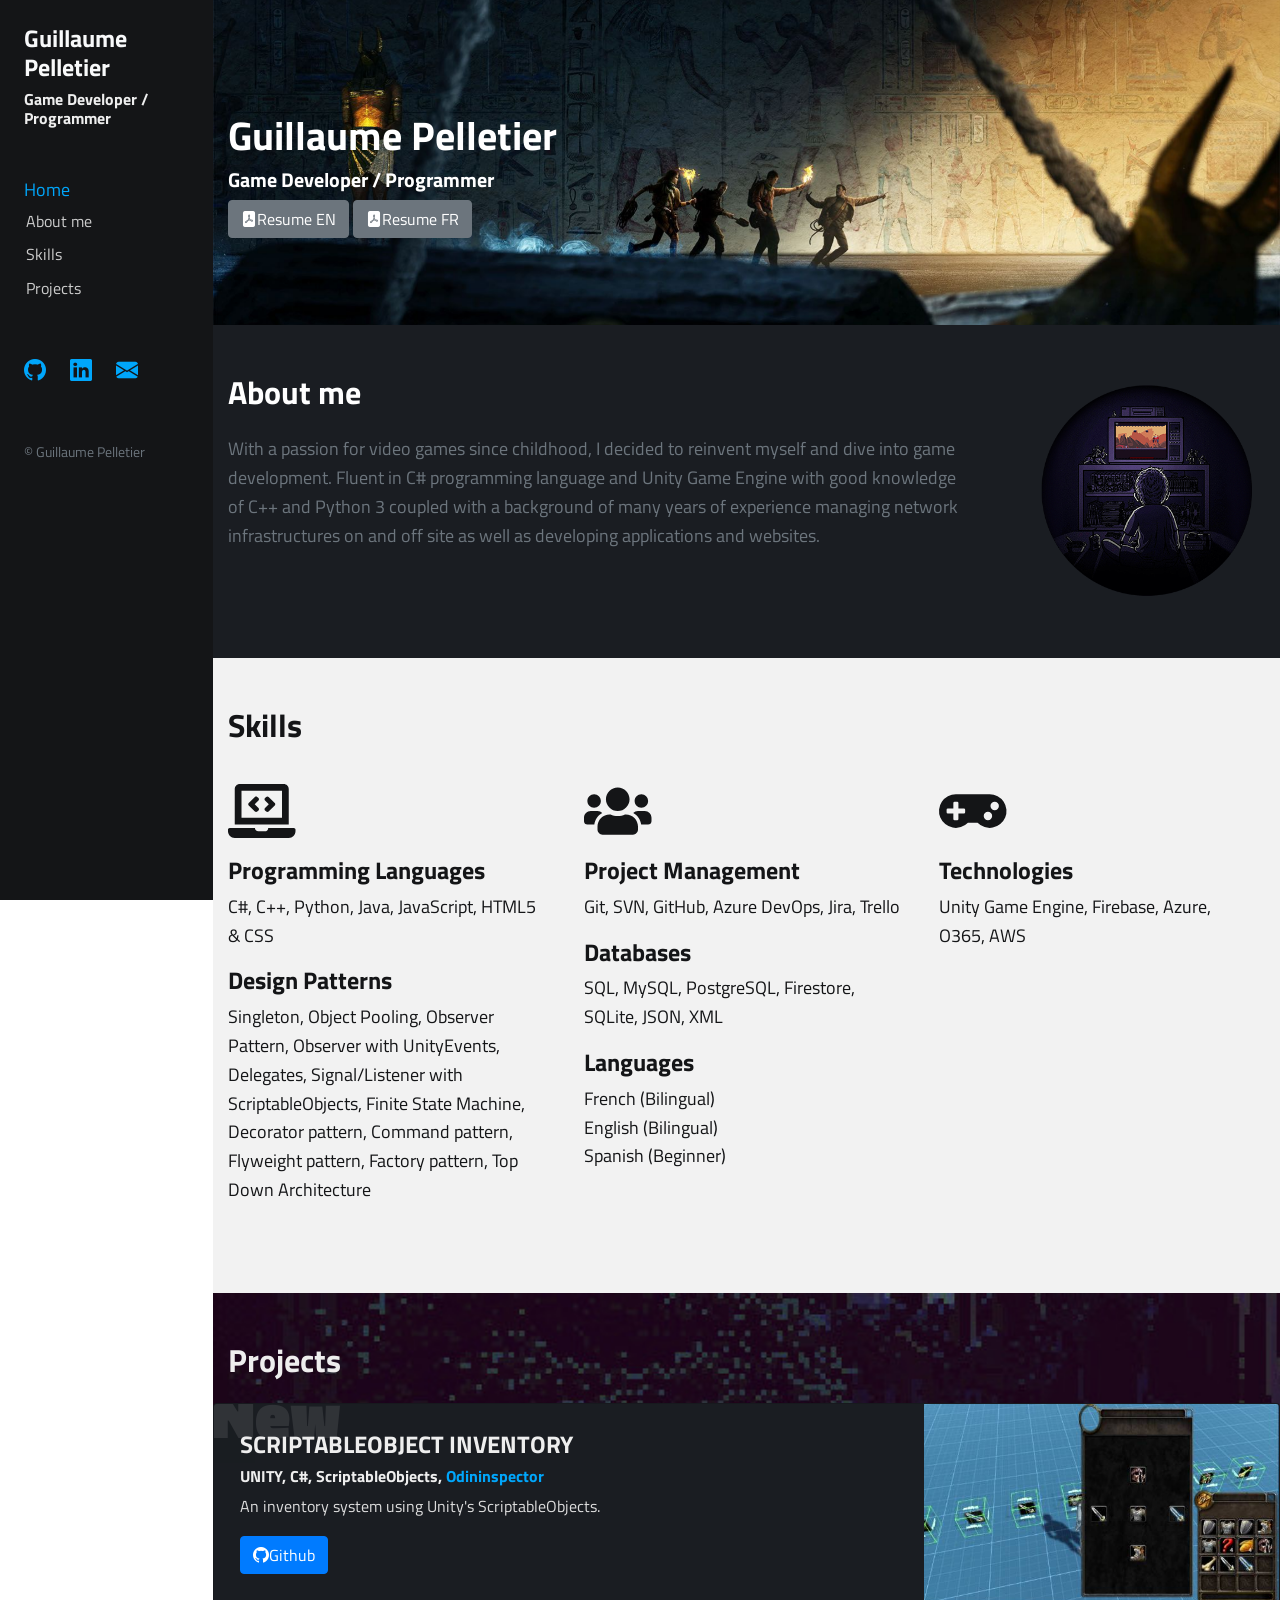
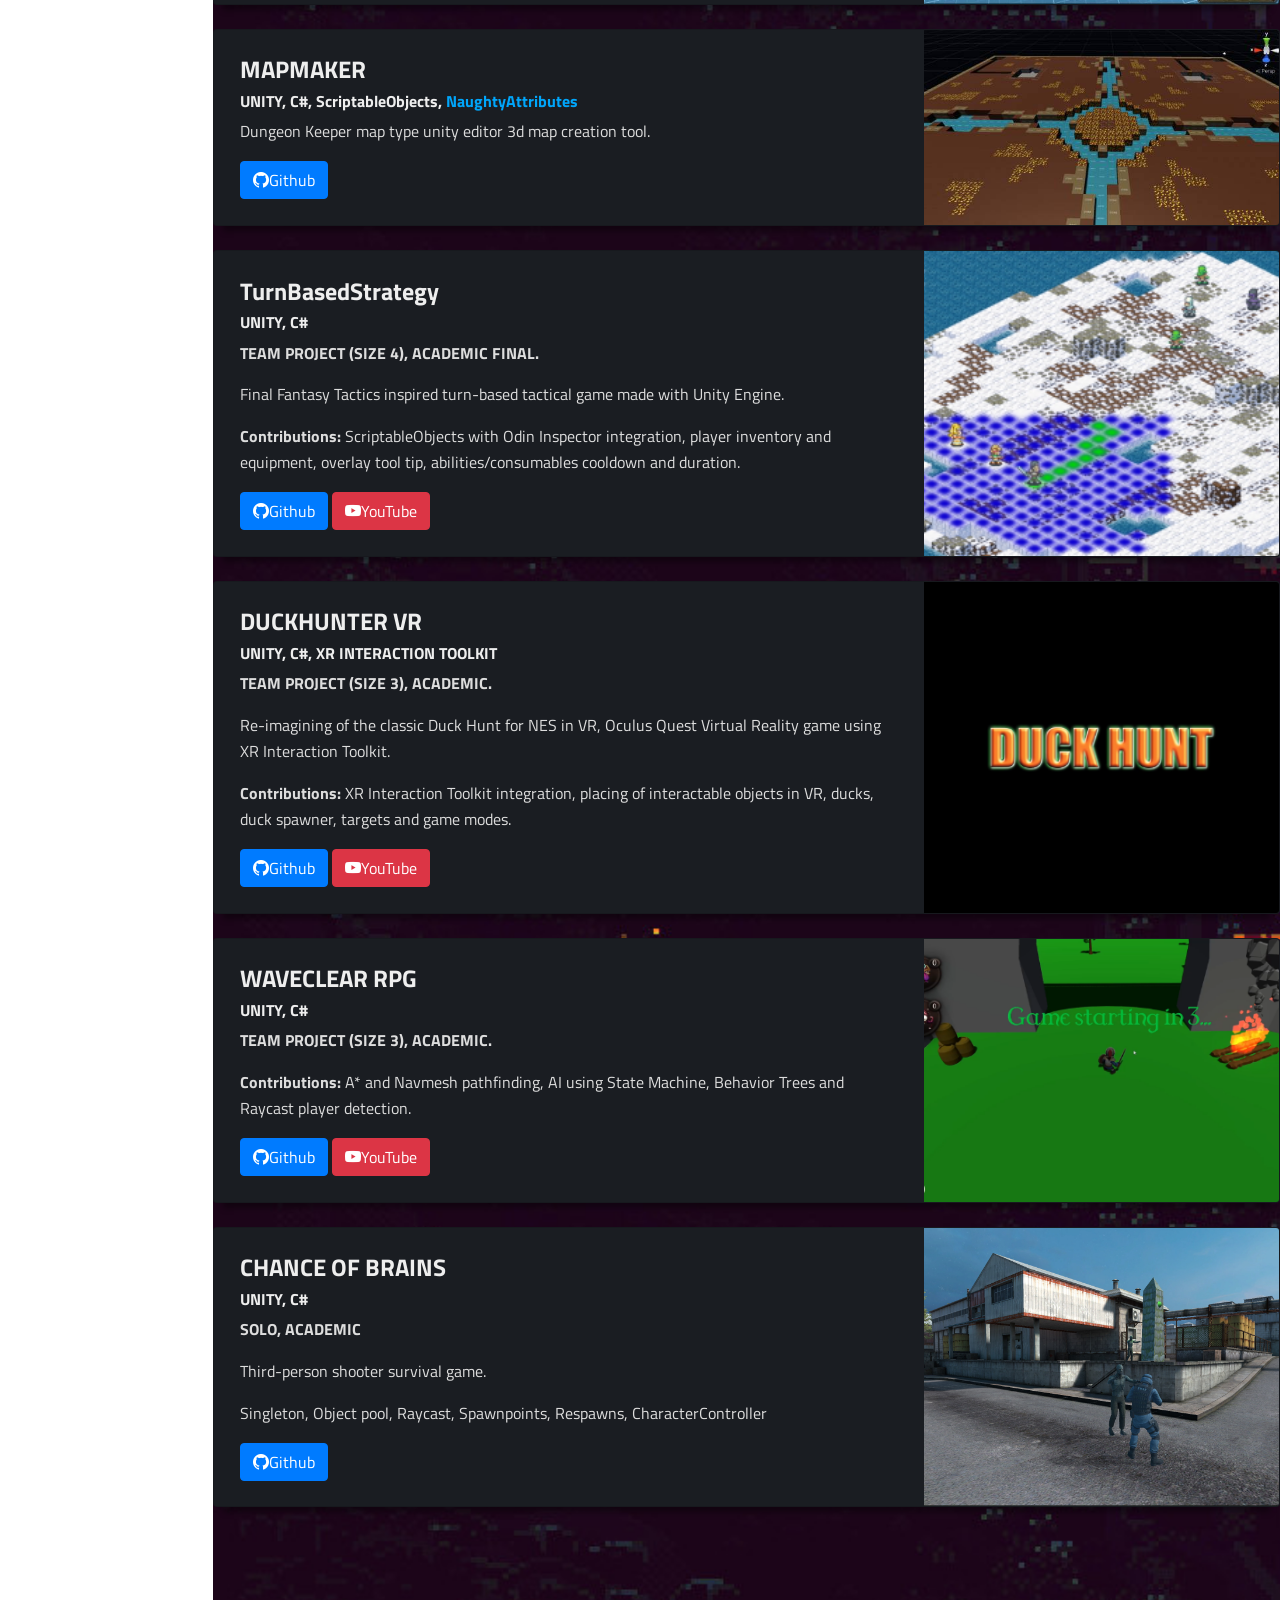
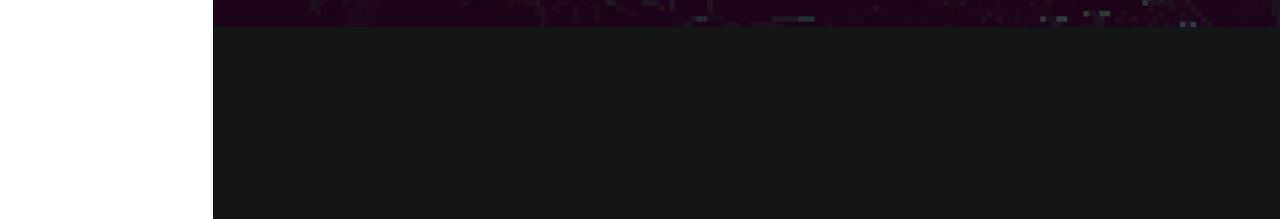
<file: index.html>
<!DOCTYPE html>
<html lang="en">

<head>
  <meta charset="UTF-8">
  <meta name="viewport" content="width=device-width, initial-scale=1.0">
  <meta name="author" content="Guillaume Pelletier">
  <meta name="description" content="">

  <title>Guillaume Pelletier Portfolio</title>
  <link href="img/favicon.ico" rel="shortcut icon" type="image/png" />

  <!-- Google Font -->
  <link href="https://fonts.googleapis.com/css2?family=Titillium+Web:wght@300;400;600;700;900&display=swap" rel="stylesheet">

  <!-- Stylesheets -->
  <!--<link rel="stylesheet" href="css/fancybox.min.css">-->
  <link rel="stylesheet" href="css/bootstrap.min.css">
  <link rel="stylesheet" href="css/style.css">
  <link rel="stylesheet" href="https://cdn.jsdelivr.net/npm/bootstrap-icons@1.8.1/font/bootstrap-icons.css">

</head>

<body>
  <div class="row no-gutters">
    <div class="col-md-3 col-lg-2 sidebar">
      <div class="sidebar-box p-3 p-md-4">

        <div class="logo">
          <a href="index.html" class="site-logo">
            <h4 class="text-light">Guillaume Pelletier</h4>
          </a>
          <h6>Game Developer / Programmer</h6>
        </div>

        <div class="nav-switch">
          <i class="fa fa-bars"></i>
        </div>

        <ul class="main-menu mt-md-5">
          <a href="index.html">Home</a></li>
          <li><a href="#about">About me</a></li>
          <li><a href="#skills">Skills</a></li>
          <li><a href="#projects">Projects</a></li>
        </ul>

        <div class="social mt-md-5">
          <ul class="social-menu list-inline">
            <li class="list-inline-item">
              <a href="https://github.com/gpelletier0" target="_blank" title="github">
                <i class="bi-github"></i>
              </a>
            </li>
            <li class="list-inline-item">
              <a href="https://www.linkedin.com/in/guillaume-pelletier-762503212/" target="_blank" title="linkedin">
                <i class="bi-linkedin"></i>
              </a>
            </li>
            <li class="list-inline-item">
              <a href="mailto:gpelletier0@gmail.com">
                <i class="bi-envelope-fill"></i>
              </a>
            </li>
          </ul>
        </div>

        <div class="copyrightxxx d-none d-md-block mt-md-5">
          <small class="text-muted">&copy; Guillaume Pelletier</small>
        </div>

      </div>
    </div>
    <div class="col-md-9 col-lg-10 content ml-auto">

      <!-- Hero section -->
      <section id="hero" class="hero-section bg-dark">
        <div id="carouselHero" class="carousel slide carousel-fade" data-ride="carousel" data-interval="6000" data-pause='false'>
          <div class="carousel-inner">

            <div class="carousel-item active">
              <img src="img/ubi-1.jpg" class="d-block w-100" alt="">
            </div>
            <div class="carousel-item">
              <img src="img/tlou-1.jpg" class="d-block w-100" alt="">
            </div>
            <div class="carousel-item">
              <img src="img/tlou-2.jpg" class="d-block w-100" alt="">
            </div>
            <div class="carousel-item">
              <img src="img/got-1.jpg" class="d-block w-100" alt="">
            </div>
            <div class="carousel-item">
              <img src="img/got-3.jpg" class="d-block w-100" alt="">
            </div>
            <div class="carousel-item">
              <img src="img/got-4.jpg" class="d-block w-100" alt="">
            </div>
            <div class="carousel-item">
              <img src="img/ac-3.jpg" class="d-block w-100" alt="">
            </div>
            <div class="carousel-item">
              <img src="img/ac-1.jpg" class="d-block w-100" alt="">
            </div>
            <div class="carousel-item">
              <img src="img/ac-2.jpg" class="d-block w-100" alt="">
            </div>
          </div>

          <div class="carousel-overlay">
            <div class="container">
              <div class="row pt-5">
                <div class="col-md-7">
                  <div class="text-white py-md-5 mt-xl-3">
                    <h1>Guillaume Pelletier</h1>
                    <h5>Game Developer / Programmer</h5>
                    <a href="docs/GuillaumePelletier_CV_EN.pdf" target="_blank" class="btn btn-secondary"><i class="bi-file-pdf-fill"></i>Resume EN</a>
                    <a href="docs/GuillaumePelletier_CV_FR.pdf" target="_blank" class="btn btn-secondary"><i class="bi-file-pdf-fill"></i>Resume FR</a>
                  </div>
                </div>
                <div class="col-md-5">
                  <div class="bdo text-md-right pt-md-4 d-lg-block" style="display:none;">
                    <!-- Video -->
                  </div>
                </div>
              </div>
            </div>
          </div>
        </div>
      </section>

      <!-- Banner section -->
      <section id="about" class="dark-section py-5">
        <div class="container">
          <div class="row">
            <div class="col-md-9 text-white pr-md-5">
              <h2 class="mb-4">About me</h2>
              <p class="text-muted">
                With a passion for video games since childhood, I decided to reinvent myself and dive into game development. Fluent in C# programming language and Unity Game Engine with good knowledge of C++ and Python 3 coupled with a background of many years of experience managing network infrastructures on and off site as well as developing applications and websites.
              </p>
            </div>
            <div class="col-md-3 text-md-right">
              <img class="round-img" src="img/about.png" alt="">
            </div>
          </div>
        </div>
      </section>

      <!-- Skills section -->
      <section id="skills" class="services-section bg-light py-5">
        <div class="container">
          <h2 class="mb-4">Skills</h2>
          <div class="row skills-box">

            <div class="col-lg-4 col-md-6 mb-4 pr-md-4">
              <div class="icon my-3">
                <i class="fa fa-laptop-code fa-3x"></i>
              </div>
              <div class="service-content">
                <h4>Programming Languages</h4>
                <p>C#, C++, Python, Java, JavaScript, HTML5 & CSS </p>
                <h4>Design Patterns</h4>
                <p>Singleton, Object Pooling, Observer Pattern, Observer with UnityEvents, Delegates, Signal/Listener with ScriptableObjects, Finite State Machine, Decorator pattern, Command pattern, Flyweight pattern, Factory pattern, Top Down Architecture</p>
              </div>
            </div>

            <div class="col-lg-4 col-md-6 mb-4 pr-md-4">
              <div class="icon my-3">
                <i class="fa fa-users fa-3x"></i>
              </div>
              <div class="service-content">
                <h4>Project Management</h4>
                <p>Git, SVN, GitHub, Azure DevOps, Jira, Trello</p>
              </div>
              <h4>Databases</h4>
              <p>SQL, MySQL, PostgreSQL, Firestore, SQLite, JSON, XML</p>
              <h4>Languages</h4>
              <p>French (Bilingual)<br />English (Bilingual)<br />Spanish (Beginner)</p>
            </div>

            <div class="col-lg-4 col-md-6 mb-4 pr-md-4">
              <div class="icon my-3">
                <i class="fa fa-gamepad fa-3x"></i>
              </div>
              <div class="service-content">
                <h4>Technologies</h4>
                <p>Unity Game Engine, Firebase, Azure, O365, AWS</p>
                <h6></h6>
                <p></p>
              </div>
            </div>

          </div>
        </div>
      </section>

      <!-- Projects section -->
      <section id="projects" class="dark-section py-5" style="background: url('img/section.jpg'); background-size: cover;">
        <div class="container">
          <div class="row mb-4">
            <div class="col-md-9 pr-md-5">
              <h2 class="mb-4">Projects</h2>
            </div>
            <div class="row mb-4">

              <!-- project -->
              <div class="col-lg-12 mb-4">
                <div class="card project-card h-100">
                  <div class="row no-gutters h-100">
                    <div class="col-md-8">
                      <div class="card-body">
                        <h6 class="jesse-faden">New</h6>
                        <h4>SCRIPTABLEOBJECT INVENTORY</h4>
                        <h6>UNITY, C#, ScriptableObjects, <a href="https://odininspector.com/" target="_blank">Odininspector</a></h6>
                        <p>An inventory system using Unity's ScriptableObjects.</p>
                        <a href="https://github.com/gpelletier0/ScriptableObject-Inventory" target="_blank" class="btn btn-primary"><i class="bi-github"></i>Github</a>
                      </div>
                    </div>
                    <div class="col-md-4">
                      <div class="project-media h-100">
                        <a><img class="cover-img" src="img/soinventory.jpg" alt=""></a>
                      </div>
                    </div>
                  </div>
                </div>
              </div>

              <!-- project -->
              <div class="col-lg-12 mb-4">
                <div class="card project-card h-100">
                  <div class="row no-gutters h-100">
                    <div class="col-md-8">
                      <div class="card-body">
                        <h6 class="jesse-faden"></h6>
                        <h4>MAPMAKER</h4>
                        <h6>UNITY, C#, ScriptableObjects, <a href="https://github.com/dbrizov/NaughtyAttributes" target="_blank">NaughtyAttributes</a></h6>
                        <p>Dungeon Keeper map type unity editor 3d map creation tool.</p>
                        <a href="https://github.com/gpelletier0/MapMaker" target="_blank" class="btn btn-primary"><i class="bi-github"></i>Github</a>
                      </div>
                    </div>
                    <div class="col-md-4">
                      <div class="project-media h-100">
                        <a><img class="cover-img" src="img/mapmaker.jpg" alt=""></a>
                      </div>
                    </div>
                  </div>
                </div>
              </div>

              <!-- project -->
              <div class="col-lg-12 mb-4">
                <div class="card project-card h-100">
                  <div class="row no-gutters h-100">
                    <div class="col-md-8">
                      <div class="card-body">
                        <h6 class="jesse-faden"></h6>
                        <h4>TurnBasedStrategy</h4>
                        <h6>UNITY, C#</h6>
                        <p><b>TEAM PROJECT (SIZE 4), ACADEMIC FINAL.</b></p>
                        <p>Final Fantasy Tactics inspired turn-based tactical game made with Unity Engine.</p>
                        <p><b>Contributions:</b> ScriptableObjects with Odin Inspector integration, player inventory and equipment, overlay tool tip, abilities/consumables cooldown and duration.</p>
                        <a href="https://github.com/brosseaualex/TurnBasedStrategy" target="_blank" class="btn btn-primary"><i class="bi-github"></i>Github</a>
                        <a href="https://www.youtube.com/watch?v=KWb6OIS69YI" target="_blank" class="btn btn-danger"><i class="bi-youtube"></i>YouTube</a>
                      </div>
                    </div>
                    <div class="col-md-4">
                      <div class="project-media h-100">
                        <a><img class="cover-img" src="img/turnbasedstrategy.jpg" alt=""></a>
                      </div>
                    </div>
                  </div>
                </div>
              </div>

              <!-- project -->
              <div class="col-lg-12 mb-4">
                <div class="card project-card h-100">
                  <div class="row no-gutters h-100">
                    <div class="col-md-8">
                      <div class="card-body">
                        <h6 class="jesse-faden"></h6>
                        <h4>DUCKHUNTER VR</h4>
                        <h6>UNITY, C#, XR INTERACTION TOOLKIT</h6>
                        <p><b>TEAM PROJECT (SIZE 3), ACADEMIC.</b></p>
                        <p>Re-imagining of the classic Duck Hunt for NES in VR, Oculus Quest Virtual Reality game using XR Interaction Toolkit.</p>
                        <p><b>Contributions:</b> XR Interaction Toolkit integration, placing of interactable objects in VR, ducks, duck spawner, targets and game modes.</p>
                        <a href="https://github.com/guyllaumedemers/Unity-DuckHunterVR" target="_blank" class="btn btn-primary"><i class="bi-github"></i>Github</a>
                        <a href="https://www.youtube.com/watch?v=J6FowLGC14E" target="_blank" class="btn btn-danger"><i class="bi-youtube"></i>YouTube</a>
                      </div>
                    </div>
                    <div class="col-md-4">
                      <div class="project-media h-100">
                        <a><img class="cover-img" src="img/duckhunter.png" alt=""></a>
                      </div>
                    </div>
                  </div>
                </div>
              </div>

              <!-- project -->
              <div class="col-lg-12 mb-4">
                <div class="card project-card h-100">
                  <div class="row no-gutters h-100">
                    <div class="col-md-8">
                      <div class="card-body">
                        <h6 class="jesse-faden"></h6>
                        <h4>WAVECLEAR RPG</h4>
                        <h6>UNITY, C#</h6>
                        <p><b>TEAM PROJECT (SIZE 3), ACADEMIC.</b></p>
                        <p><b>Contributions:</b> A* and Navmesh pathfinding, AI using State Machine, Behavior Trees and Raycast player detection.
                        </p>
                        <a href="https://github.com/guyllaumedemers/Unity-WaveClearRPG" target="_blank" class="btn btn-primary"><i class="bi-github"></i>Github</a>
                        <a href="https://www.youtube.com/watch?v=xH9Z4_-2TSw" target="_blank" class="btn btn-danger"><i class="bi-youtube"></i>YouTube</a>
                      </div>
                    </div>
                    <div class="col-md-4">
                      <div class="project-media h-100">
                        <a><img class="cover-img" src="img/rpgwaveclear.png" alt=""></a>
                      </div>
                    </div>
                  </div>
                </div>
              </div>

              <!-- project -->
              <div class="col-lg-12 mb-4">
                <div class="card project-card h-100">
                  <div class="row no-gutters h-100">
                    <div class="col-md-8">
                      <div class="card-body">
                        <h6 class="jesse-faden"></h6>
                        <h4>CHANCE OF BRAINS</h4>
                        <h6>UNITY, C#</h6>
                        <p><b>SOLO, ACADEMIC</b></p>
                        <p>Third-person shooter survival game.</p>
                        <p>Singleton, Object pool, Raycast, Spawnpoints, Respawns, CharacterController</p>
                        <a href="https://github.com/gpelletier0/ChanceOfBrains" target="_blank" class="btn btn-primary"><i class="bi-github"></i>Github</a>
                      </div>
                    </div>
                    <div class="col-md-4">
                      <div class="project-media h-100">
                        <a><img class="cover-img" src="img/chanceofbrains.jpg" alt=""></a>
                      </div>
                    </div>
                  </div>
                </div>
              </div>

              <!-- project
              <div class="col-lg-12 mb-4">
                <div class="card project-card h-100">
                  <div class="row no-gutters h-100">
                    <div class="col-md-8">
                      <div class="card-body">
                        <h6 class="jesse-faden"></h6>
                        <h4>Project Title</h4>
                        <h6>Technologies</h6>
                        <p>Description</p>
                        <a href="https://github.com/gpelletier0/" target="_blank" class="btn btn-primary"><i class="bi-github"></i>Github</a>
                        <a href="https://youtube.com" target="_blank" class="btn btn-danger"><i class="bi-youtube"></i>YouTube</a>
                      </div>
                    </div>
                    <div class="col-md-4">
                      <div class="project-media h-100">
                        <a><img class="cover-img" src="img/default.jpg" alt=""></a>
                      </div>
                    </div>
                  </div>
                </div>
              </div>
              -->

            </div>
          </div>
        </div>
      </section>

      <!-- Footer top section -->
      <section id="footer" class="footer-section bg-dark py-5 position-relative">
        <div class="foot-img">
        </div>
        <div class="container pb-5">
          <div class="row pb-5">
            <div class="col-md-6">
              <!-- Footer text -->
            </div>
            <div class="col-md-6">
              <div class="d-block d-md-none">
              </div>
            </div>
          </div>
        </div>
      </section>

    </div>
  </div>

  <!-- Scripts -->
  <script src="js/jquery.min.js"></script>
  <script src="js/bootstrap.bundle.min.js"></script>
  <!--<script src="js/fancybox.min.js"></script>-->
  <script src="js/main.js"></script>
  <script src="js/fontawesome.all.min.js" async></script>
</body>

</html>
</file>
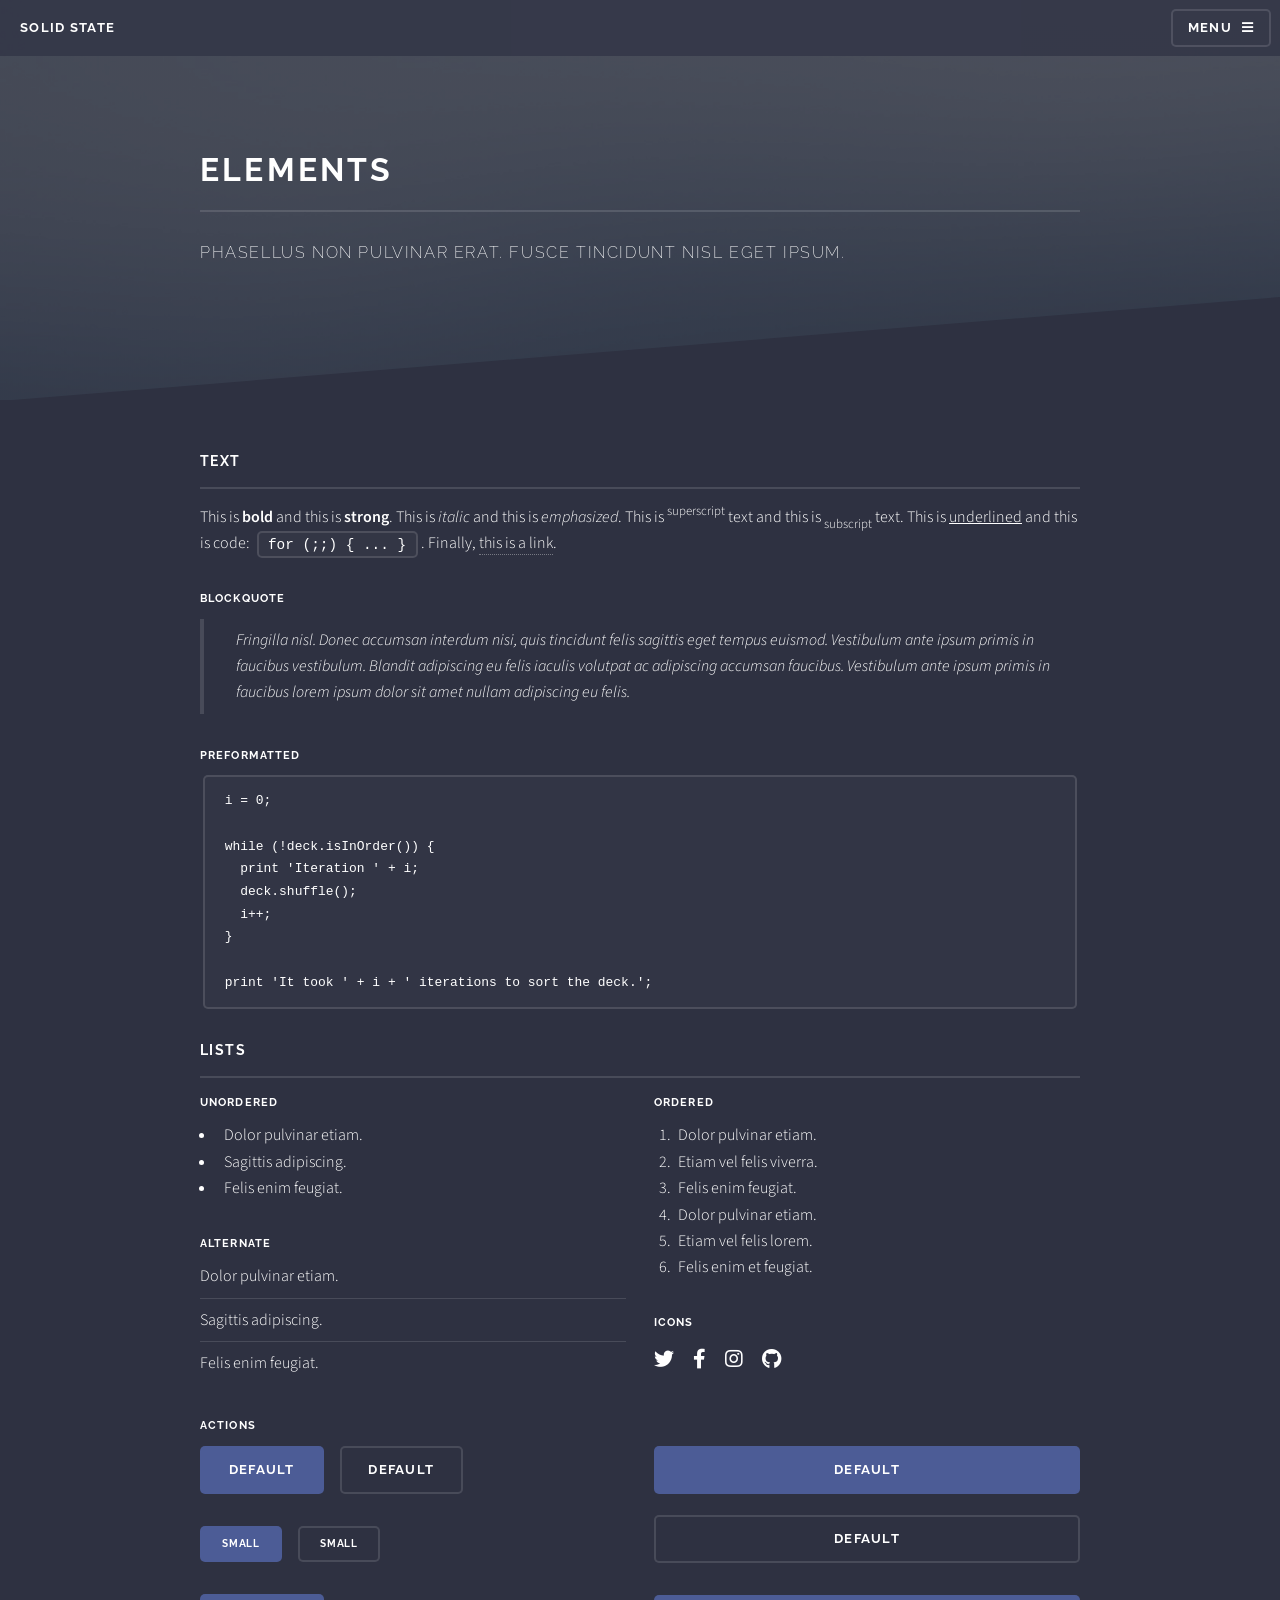
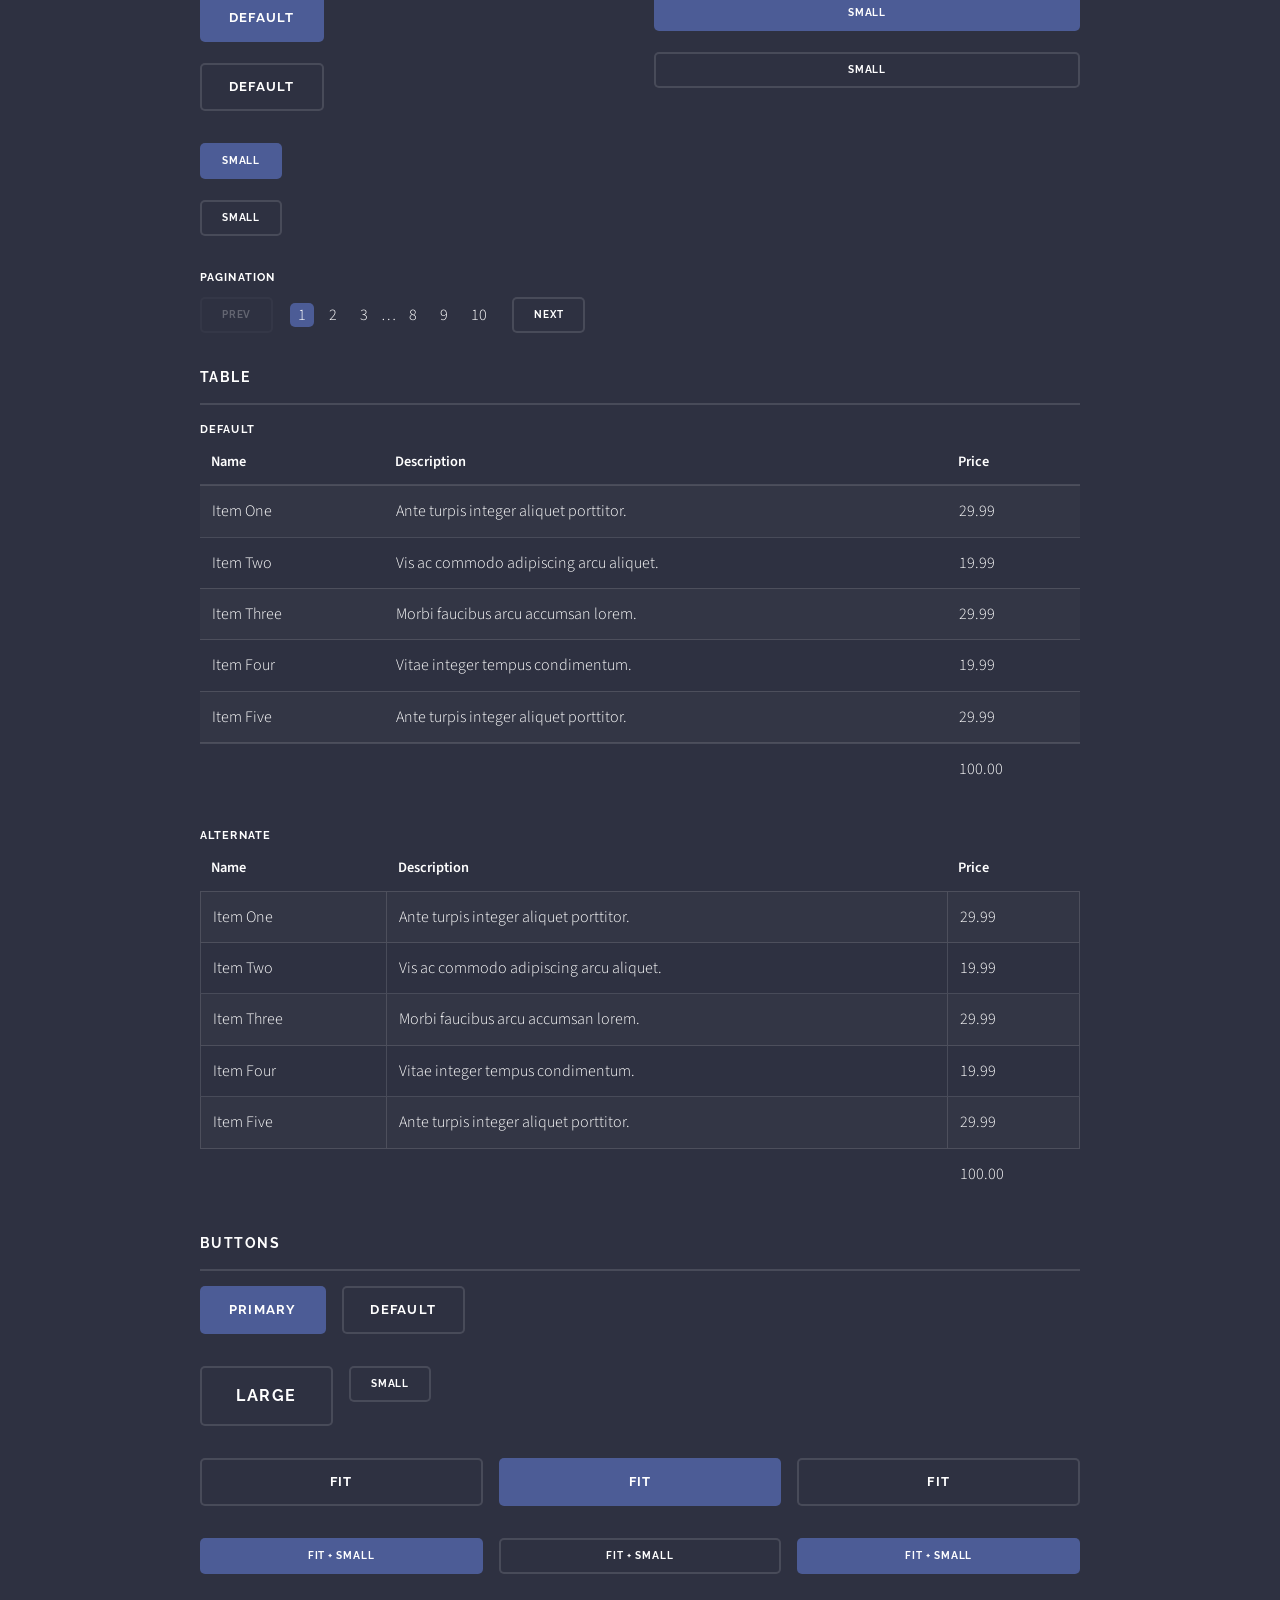
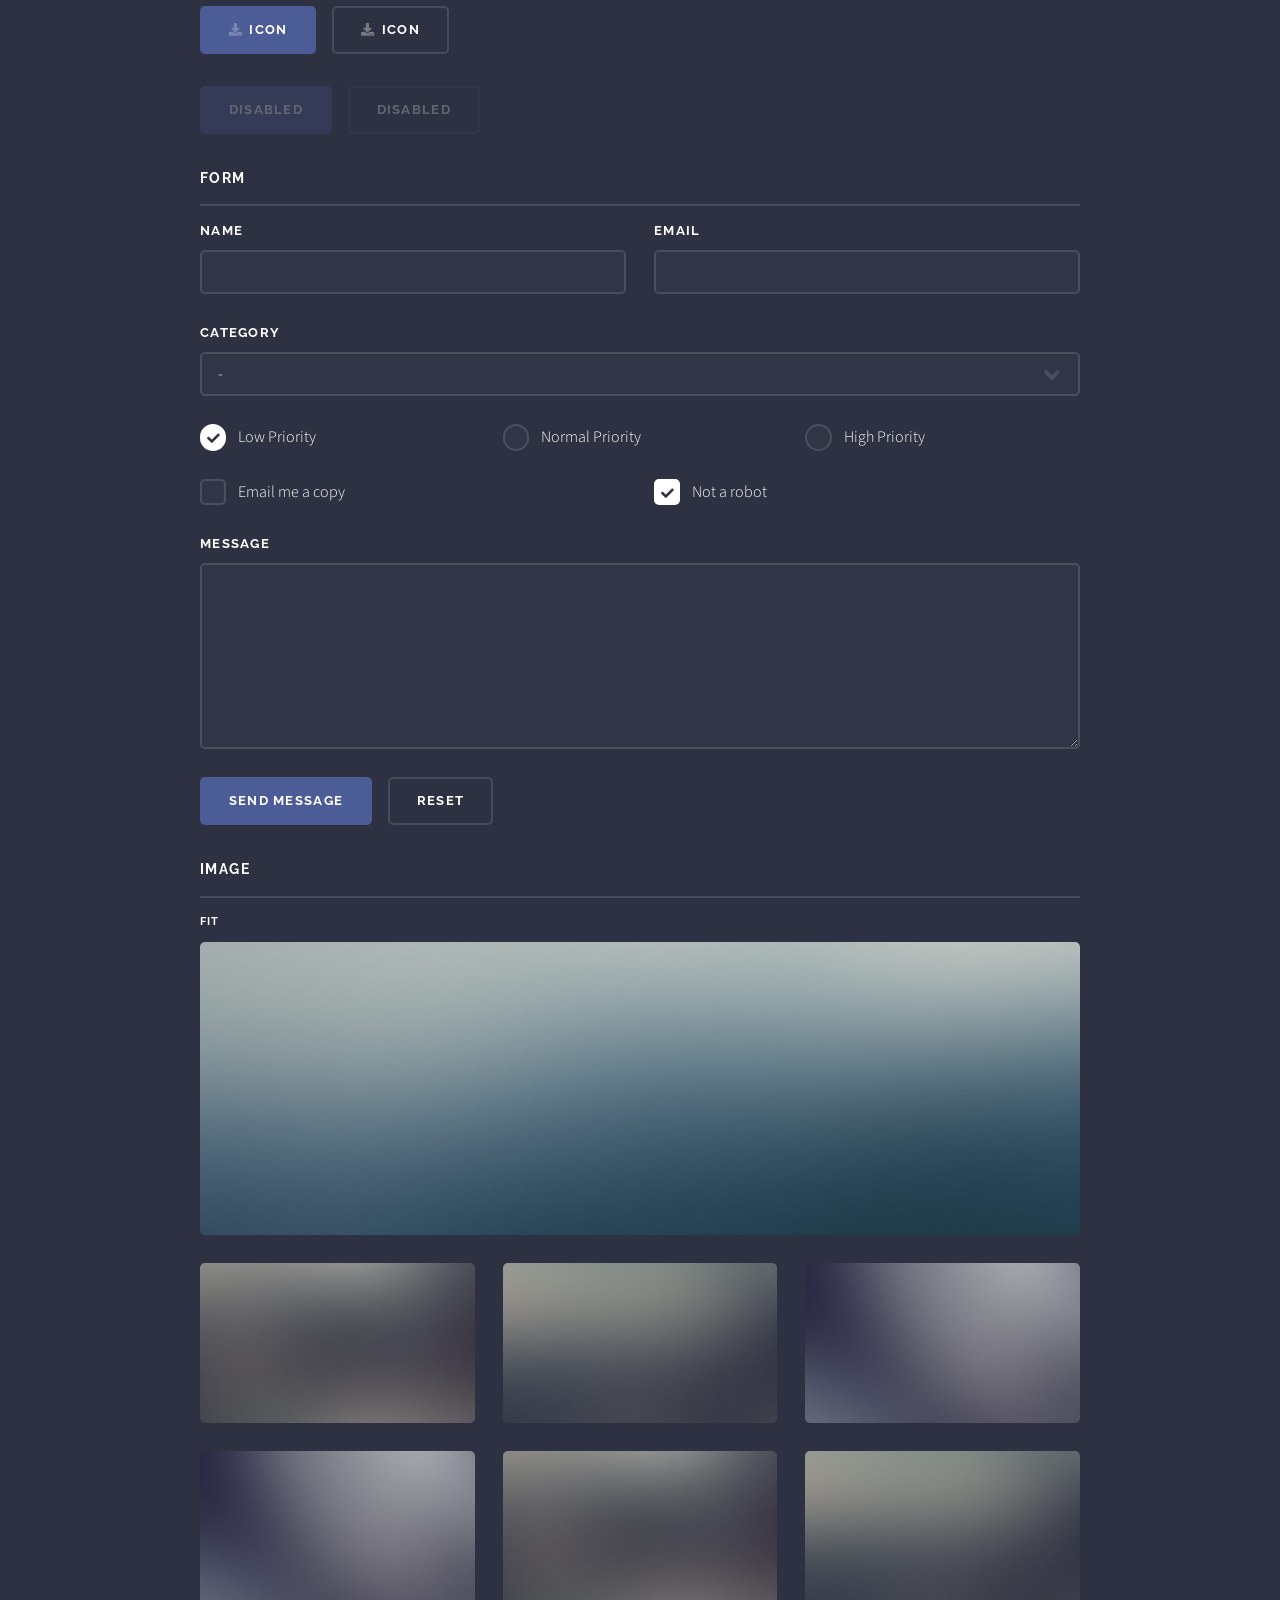
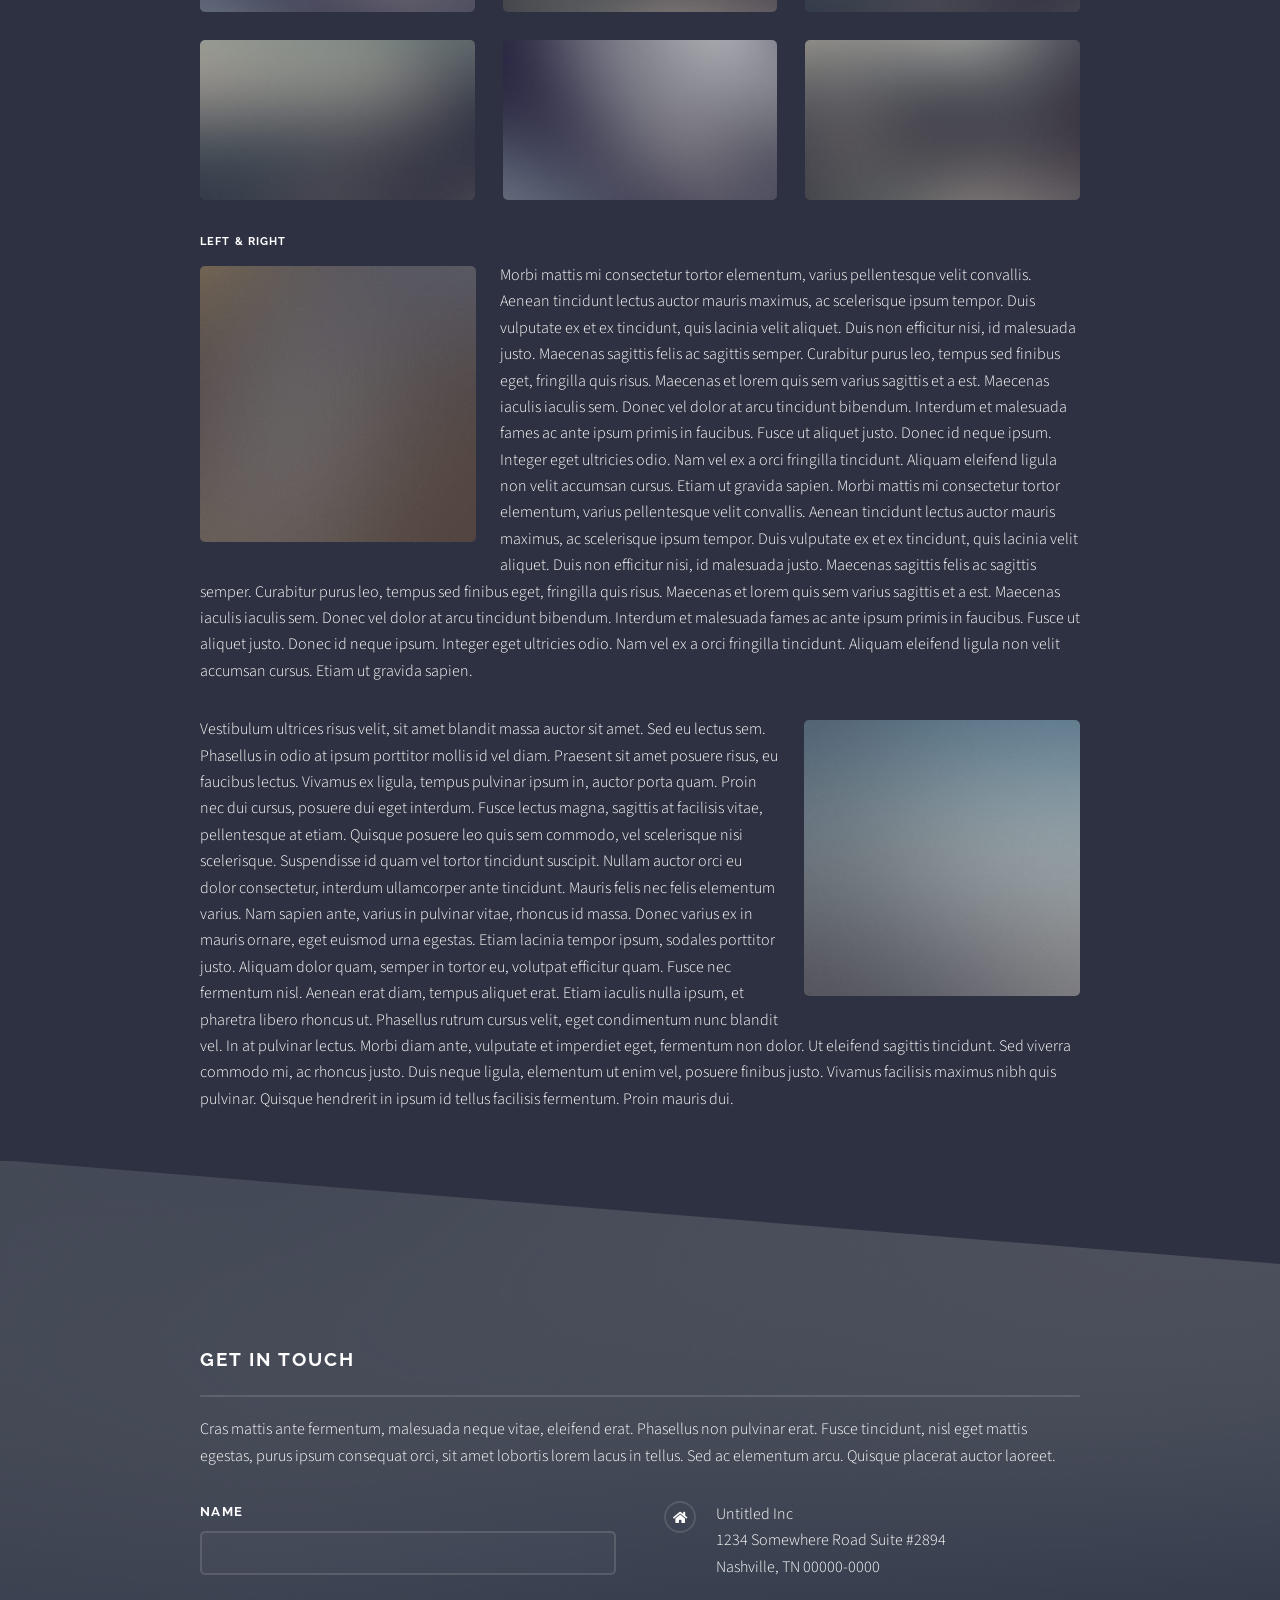
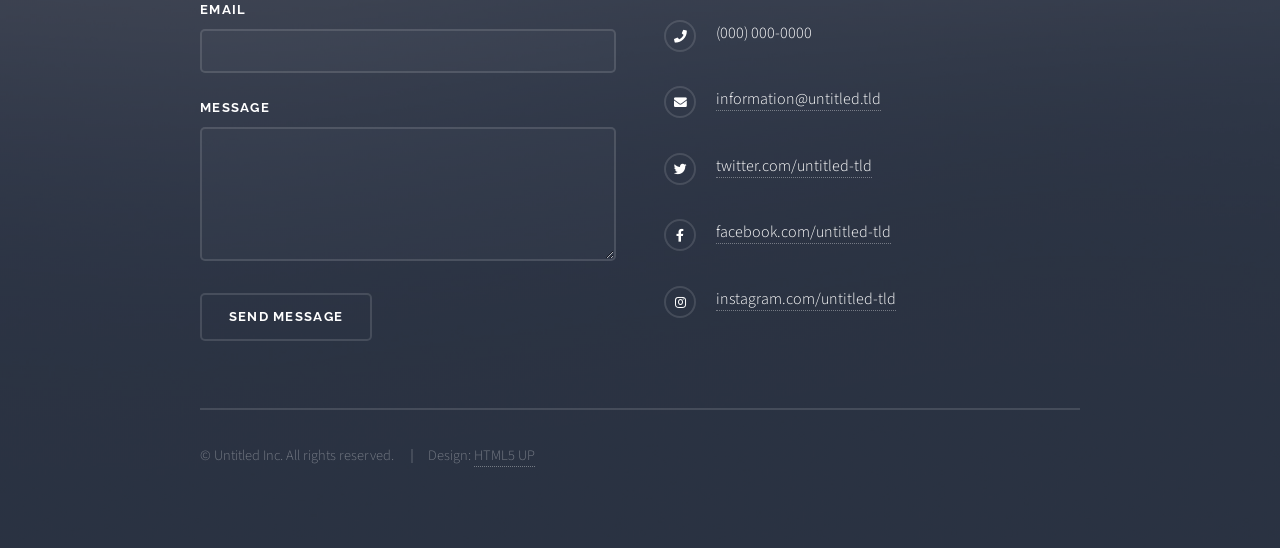
<file: elements.html>
<!DOCTYPE HTML>
<!--
	Solid State by HTML5 UP
	html5up.net | @ajlkn
	Free for personal and commercial use under the CCA 3.0 license (html5up.net/license)
-->
<html>

<head>
	<title>Elements - Solid State by HTML5 UP</title>
	<meta charset="utf-8" />
	<meta name="viewport" content="width=device-width, initial-scale=1, user-scalable=no" />
	<link rel="stylesheet" href="assets/css/main.css" />
	<noscript>
		<link rel="stylesheet" href="assets/css/noscript.css" />
	</noscript>
</head>

<body class="is-preload">

	<!-- Page Wrapper -->
	<div id="page-wrapper">

		<!-- Header -->
		<header id="header">
			<h1><a href="index.html">Solid State</a></h1>
			<nav>
				<a href="#menu">Menu</a>
			</nav>
		</header>

		<!-- Menu -->
		<nav id="menu">
			<div class="inner">
				<h2>Menu</h2>
				<ul class="links">
					<li><a href="index.html">Home</a></li>
					<li><a href="generic.html">Generic</a></li>
					<li><a href="elements.html">Elements</a></li>
					<li><a href="#">Log In</a></li>
					<li><a href="#">Sign Up</a></li>
				</ul>
				<a href="#" class="close">Close</a>
			</div>
		</nav>

		<!-- Wrapper -->
		<section id="wrapper">
			<header>
				<div class="inner">
					<h2>Elements</h2>
					<p>Phasellus non pulvinar erat. Fusce tincidunt nisl eget ipsum.</p>
				</div>
			</header>

			<!-- Content -->
			<div class="wrapper">
				<div class="inner">

					<section>
						<h3 class="major">Text</h3>
						<p>This is <b>bold</b> and this is <strong>strong</strong>. This is <i>italic</i> and this is <em>emphasized</em>.
							This is <sup>superscript</sup> text and this is <sub>subscript</sub> text.
							This is <u>underlined</u> and this is code: <code>for (;;) { ... }</code>. Finally, <a href="#">this is a link</a>.</p>
						<h4>Blockquote</h4>
						<blockquote>Fringilla nisl. Donec accumsan interdum nisi, quis tincidunt felis sagittis eget tempus euismod. Vestibulum ante ipsum primis in faucibus vestibulum. Blandit adipiscing eu felis iaculis volutpat ac adipiscing accumsan faucibus. Vestibulum ante ipsum primis in faucibus lorem ipsum dolor sit amet nullam adipiscing eu felis.</blockquote>
						<h4>Preformatted</h4>
						<pre><code>i = 0;

while (!deck.isInOrder()) {
  print 'Iteration ' + i;
  deck.shuffle();
  i++;
}

print 'It took ' + i + ' iterations to sort the deck.';</code></pre>
					</section>

					<section>
						<h3 class="major">Lists</h3>
						<div class="row">
							<div class="col-6 col-12-medium">
								<h4>Unordered</h4>
								<ul>
									<li>Dolor pulvinar etiam.</li>
									<li>Sagittis adipiscing.</li>
									<li>Felis enim feugiat.</li>
								</ul>
								<h4>Alternate</h4>
								<ul class="alt">
									<li>Dolor pulvinar etiam.</li>
									<li>Sagittis adipiscing.</li>
									<li>Felis enim feugiat.</li>
								</ul>
							</div>
							<div class="col-6 col-12-medium">
								<h4>Ordered</h4>
								<ol>
									<li>Dolor pulvinar etiam.</li>
									<li>Etiam vel felis viverra.</li>
									<li>Felis enim feugiat.</li>
									<li>Dolor pulvinar etiam.</li>
									<li>Etiam vel felis lorem.</li>
									<li>Felis enim et feugiat.</li>
								</ol>
								<h4>Icons</h4>
								<ul class="icons">
									<li><a href="#" class="icon brands fa-twitter"><span class="label">Twitter</span></a></li>
									<li><a href="#" class="icon brands fa-facebook-f"><span class="label">Facebook</span></a></li>
									<li><a href="#" class="icon brands fa-instagram"><span class="label">Instagram</span></a></li>
									<li><a href="#" class="icon brands fa-github"><span class="label">Github</span></a></li>
								</ul>
							</div>
						</div>
						<h4>Actions</h4>
						<div class="row">
							<div class="col-6 col-12-medium">
								<ul class="actions">
									<li><a href="#" class="button primary">Default</a></li>
									<li><a href="#" class="button">Default</a></li>
								</ul>
								<ul class="actions small">
									<li><a href="#" class="button primary small">Small</a></li>
									<li><a href="#" class="button small">Small</a></li>
								</ul>
								<ul class="actions stacked">
									<li><a href="#" class="button primary">Default</a></li>
									<li><a href="#" class="button">Default</a></li>
								</ul>
								<ul class="actions stacked small">
									<li><a href="#" class="button primary small">Small</a></li>
									<li><a href="#" class="button small">Small</a></li>
								</ul>
							</div>
							<div class="col-6 col-12-medium">
								<ul class="actions stacked">
									<li><a href="#" class="button primary fit">Default</a></li>
									<li><a href="#" class="button fit">Default</a></li>
								</ul>
								<ul class="actions stacked small">
									<li><a href="#" class="button primary small fit">Small</a></li>
									<li><a href="#" class="button small fit">Small</a></li>
								</ul>
							</div>
						</div>
						<h4>Pagination</h4>
						<ul class="pagination">
							<li><span class="button small disabled">Prev</span></li>
							<li><a href="#" class="page active">1</a></li>
							<li><a href="#" class="page">2</a></li>
							<li><a href="#" class="page">3</a></li>
							<li><span>&hellip;</span></li>
							<li><a href="#" class="page">8</a></li>
							<li><a href="#" class="page">9</a></li>
							<li><a href="#" class="page">10</a></li>
							<li><a href="#" class="button small">Next</a></li>
						</ul>
					</section>

					<section>
						<h3 class="major">Table</h3>
						<h4>Default</h4>
						<div class="table-wrapper">
							<table>
								<thead>
									<tr>
										<th>Name</th>
										<th>Description</th>
										<th>Price</th>
									</tr>
								</thead>
								<tbody>
									<tr>
										<td>Item One</td>
										<td>Ante turpis integer aliquet porttitor.</td>
										<td>29.99</td>
									</tr>
									<tr>
										<td>Item Two</td>
										<td>Vis ac commodo adipiscing arcu aliquet.</td>
										<td>19.99</td>
									</tr>
									<tr>
										<td>Item Three</td>
										<td> Morbi faucibus arcu accumsan lorem.</td>
										<td>29.99</td>
									</tr>
									<tr>
										<td>Item Four</td>
										<td>Vitae integer tempus condimentum.</td>
										<td>19.99</td>
									</tr>
									<tr>
										<td>Item Five</td>
										<td>Ante turpis integer aliquet porttitor.</td>
										<td>29.99</td>
									</tr>
								</tbody>
								<tfoot>
									<tr>
										<td colspan="2"></td>
										<td>100.00</td>
									</tr>
								</tfoot>
							</table>
						</div>

						<h4>Alternate</h4>
						<div class="table-wrapper">
							<table class="alt">
								<thead>
									<tr>
										<th>Name</th>
										<th>Description</th>
										<th>Price</th>
									</tr>
								</thead>
								<tbody>
									<tr>
										<td>Item One</td>
										<td>Ante turpis integer aliquet porttitor.</td>
										<td>29.99</td>
									</tr>
									<tr>
										<td>Item Two</td>
										<td>Vis ac commodo adipiscing arcu aliquet.</td>
										<td>19.99</td>
									</tr>
									<tr>
										<td>Item Three</td>
										<td> Morbi faucibus arcu accumsan lorem.</td>
										<td>29.99</td>
									</tr>
									<tr>
										<td>Item Four</td>
										<td>Vitae integer tempus condimentum.</td>
										<td>19.99</td>
									</tr>
									<tr>
										<td>Item Five</td>
										<td>Ante turpis integer aliquet porttitor.</td>
										<td>29.99</td>
									</tr>
								</tbody>
								<tfoot>
									<tr>
										<td colspan="2"></td>
										<td>100.00</td>
									</tr>
								</tfoot>
							</table>
						</div>
					</section>

					<section>
						<h3 class="major">Buttons</h3>
						<ul class="actions">
							<li><a href="#" class="button primary">Primary</a></li>
							<li><a href="#" class="button">Default</a></li>
						</ul>
						<ul class="actions">
							<li><a href="#" class="button large">Large</a></li>
							<li><a href="#" class="button small">Small</a></li>
						</ul>
						<ul class="actions fit">
							<li><a href="#" class="button fit">Fit</a></li>
							<li><a href="#" class="button primary fit">Fit</a></li>
							<li><a href="#" class="button fit">Fit</a></li>
						</ul>
						<ul class="actions fit small">
							<li><a href="#" class="button primary fit small">Fit + Small</a></li>
							<li><a href="#" class="button fit small">Fit + Small</a></li>
							<li><a href="#" class="button primary fit small">Fit + Small</a></li>
						</ul>
						<ul class="actions">
							<li><a href="#" class="button primary icon solid fa-download">Icon</a></li>
							<li><a href="#" class="button icon solid fa-download">Icon</a></li>
						</ul>
						<ul class="actions">
							<li><span class="button primary disabled">Disabled</span></li>
							<li><span class="button disabled">Disabled</span></li>
						</ul>
					</section>

					<section>
						<h3 class="major">Form</h3>
						<form method="post" action="#">
							<div class="row gtr-uniform">
								<div class="col-6 col-12-xsmall">
									<label for="demo-name">Name</label>
									<input type="text" name="demo-name" id="demo-name" value="" />
								</div>
								<div class="col-6 col-12-xsmall">
									<label for="demo-email">Email</label>
									<input type="email" name="demo-email" id="demo-email" value="" />
								</div>
								<div class="col-12">
									<label for="demo-category">Category</label>
									<select name="demo-category" id="demo-category">
										<option value="">-</option>
										<option value="1">Manufacturing</option>
										<option value="1">Shipping</option>
										<option value="1">Administration</option>
										<option value="1">Human Resources</option>
									</select>
								</div>
								<div class="col-4 col-12-small">
									<input type="radio" id="demo-priority-low" name="demo-priority" checked>
									<label for="demo-priority-low">Low Priority</label>
								</div>
								<div class="col-4 col-12-small">
									<input type="radio" id="demo-priority-normal" name="demo-priority">
									<label for="demo-priority-normal">Normal Priority</label>
								</div>
								<div class="col-4 col-12-small">
									<input type="radio" id="demo-priority-high" name="demo-priority">
									<label for="demo-priority-high">High Priority</label>
								</div>
								<div class="col-6 col-12-small">
									<input type="checkbox" id="demo-copy" name="demo-copy">
									<label for="demo-copy">Email me a copy</label>
								</div>
								<div class="col-6 col-12-small">
									<input type="checkbox" id="demo-human" name="demo-human" checked>
									<label for="demo-human">Not a robot</label>
								</div>
								<div class="col-12">
									<label for="demo-message">Message</label>
									<textarea name="demo-message" id="demo-message" rows="6"></textarea>
								</div>
								<div class="col-12">
									<ul class="actions">
										<li><input type="submit" value="Send Message" class="primary" /></li>
										<li><input type="reset" value="Reset" /></li>
									</ul>
								</div>
							</div>
						</form>
					</section>

					<section>
						<h3 class="major">Image</h3>
						<h4>Fit</h4>
						<div class="box alt">
							<div class="row gtr-uniform">
								<div class="col-12"><span class="image fit"><img src="images/pic08.jpg" alt="" /></span></div>
								<div class="col-4"><span class="image fit"><img src="images/pic05.jpg" alt="" /></span></div>
								<div class="col-4"><span class="image fit"><img src="images/pic06.jpg" alt="" /></span></div>
								<div class="col-4"><span class="image fit"><img src="images/pic07.jpg" alt="" /></span></div>
								<div class="col-4"><span class="image fit"><img src="images/pic07.jpg" alt="" /></span></div>
								<div class="col-4"><span class="image fit"><img src="images/pic05.jpg" alt="" /></span></div>
								<div class="col-4"><span class="image fit"><img src="images/pic06.jpg" alt="" /></span></div>
								<div class="col-4"><span class="image fit"><img src="images/pic06.jpg" alt="" /></span></div>
								<div class="col-4"><span class="image fit"><img src="images/pic07.jpg" alt="" /></span></div>
								<div class="col-4"><span class="image fit"><img src="images/pic05.jpg" alt="" /></span></div>
							</div>
						</div>
						<h4>Left &amp; Right</h4>
						<p><span class="image left"><img src="images/pic01.jpg" alt="" /></span>Morbi mattis mi consectetur tortor elementum, varius pellentesque velit convallis. Aenean tincidunt lectus auctor mauris maximus, ac scelerisque ipsum tempor. Duis vulputate ex et ex tincidunt, quis lacinia velit aliquet. Duis non efficitur nisi, id malesuada justo. Maecenas sagittis felis ac sagittis semper. Curabitur purus leo, tempus sed finibus eget, fringilla quis risus. Maecenas et lorem quis sem varius sagittis et a est. Maecenas iaculis iaculis sem. Donec vel dolor at arcu tincidunt bibendum. Interdum et malesuada fames ac ante ipsum primis in faucibus. Fusce ut aliquet justo. Donec id neque ipsum. Integer eget ultricies odio. Nam vel ex a orci fringilla tincidunt. Aliquam eleifend ligula non velit accumsan cursus. Etiam ut gravida sapien. Morbi mattis mi consectetur tortor elementum, varius pellentesque velit convallis. Aenean tincidunt lectus auctor mauris maximus, ac scelerisque ipsum tempor. Duis vulputate ex et ex tincidunt, quis lacinia velit aliquet. Duis non efficitur nisi, id malesuada justo. Maecenas sagittis felis ac sagittis semper. Curabitur purus leo, tempus sed finibus eget, fringilla quis risus. Maecenas et lorem quis sem varius sagittis et a est. Maecenas iaculis iaculis sem. Donec vel dolor at arcu tincidunt bibendum. Interdum et malesuada fames ac ante ipsum primis in faucibus. Fusce ut aliquet justo. Donec id neque ipsum. Integer eget ultricies odio. Nam vel ex a orci fringilla tincidunt. Aliquam eleifend ligula non velit accumsan cursus. Etiam ut gravida sapien.</p>
						<p><span class="image right"><img src="images/pic02.jpg" alt="" /></span>Vestibulum ultrices risus velit, sit amet blandit massa auctor sit amet. Sed eu lectus sem. Phasellus in odio at ipsum porttitor mollis id vel diam. Praesent sit amet posuere risus, eu faucibus lectus. Vivamus ex ligula, tempus pulvinar ipsum in, auctor porta quam. Proin nec dui cursus, posuere dui eget interdum. Fusce lectus magna, sagittis at facilisis vitae, pellentesque at etiam. Quisque posuere leo quis sem commodo, vel scelerisque nisi scelerisque. Suspendisse id quam vel tortor tincidunt suscipit. Nullam auctor orci eu dolor consectetur, interdum ullamcorper ante tincidunt. Mauris felis nec felis elementum varius. Nam sapien ante, varius in pulvinar vitae, rhoncus id massa. Donec varius ex in mauris ornare, eget euismod urna egestas. Etiam lacinia tempor ipsum, sodales porttitor justo. Aliquam dolor quam, semper in tortor eu, volutpat efficitur quam. Fusce nec fermentum nisl. Aenean erat diam, tempus aliquet erat. Etiam iaculis nulla ipsum, et pharetra libero rhoncus ut. Phasellus rutrum cursus velit, eget condimentum nunc blandit vel. In at pulvinar lectus. Morbi diam ante, vulputate et imperdiet eget, fermentum non dolor. Ut eleifend sagittis tincidunt. Sed viverra commodo mi, ac rhoncus justo. Duis neque ligula, elementum ut enim vel, posuere finibus justo. Vivamus facilisis maximus nibh quis pulvinar. Quisque hendrerit in ipsum id tellus facilisis fermentum. Proin mauris dui.</p>
					</section>

				</div>
			</div>

		</section>

		<!-- Footer -->
		<section id="footer">
			<div class="inner">
				<h2 class="major">Get in touch</h2>
				<p>Cras mattis ante fermentum, malesuada neque vitae, eleifend erat. Phasellus non pulvinar erat. Fusce tincidunt, nisl eget mattis egestas, purus ipsum consequat orci, sit amet lobortis lorem lacus in tellus. Sed ac elementum arcu. Quisque placerat auctor laoreet.</p>
				<form method="post" action="#">
					<div class="fields">
						<div class="field">
							<label for="name">Name</label>
							<input type="text" name="name" id="name" />
						</div>
						<div class="field">
							<label for="email">Email</label>
							<input type="email" name="email" id="email" />
						</div>
						<div class="field">
							<label for="message">Message</label>
							<textarea name="message" id="message" rows="4"></textarea>
						</div>
					</div>
					<ul class="actions">
						<li><input type="submit" value="Send Message" /></li>
					</ul>
				</form>
				<ul class="contact">
					<li class="icon solid fa-home">
						Untitled Inc<br />
						1234 Somewhere Road Suite #2894<br />
						Nashville, TN 00000-0000
					</li>
					<li class="icon solid fa-phone">(000) 000-0000</li>
					<li class="icon solid fa-envelope"><a href="#">information@untitled.tld</a></li>
					<li class="icon brands fa-twitter"><a href="#">twitter.com/untitled-tld</a></li>
					<li class="icon brands fa-facebook-f"><a href="#">facebook.com/untitled-tld</a></li>
					<li class="icon brands fa-instagram"><a href="#">instagram.com/untitled-tld</a></li>
				</ul>
				<ul class="copyright">
					<li>&copy; Untitled Inc. All rights reserved.</li>
					<li>Design: <a href="http://html5up.net">HTML5 UP</a></li>
				</ul>
			</div>
		</section>

	</div>

	<!-- Scripts -->
	<script src="assets/js/jquery.min.js"></script>
	<script src="assets/js/jquery.scrollex.min.js"></script>
	<script src="assets/js/browser.min.js"></script>
	<script src="assets/js/breakpoints.min.js"></script>
	<script src="assets/js/util.js"></script>
	<script src="assets/js/main.js"></script>

</body>

</html>
</file>
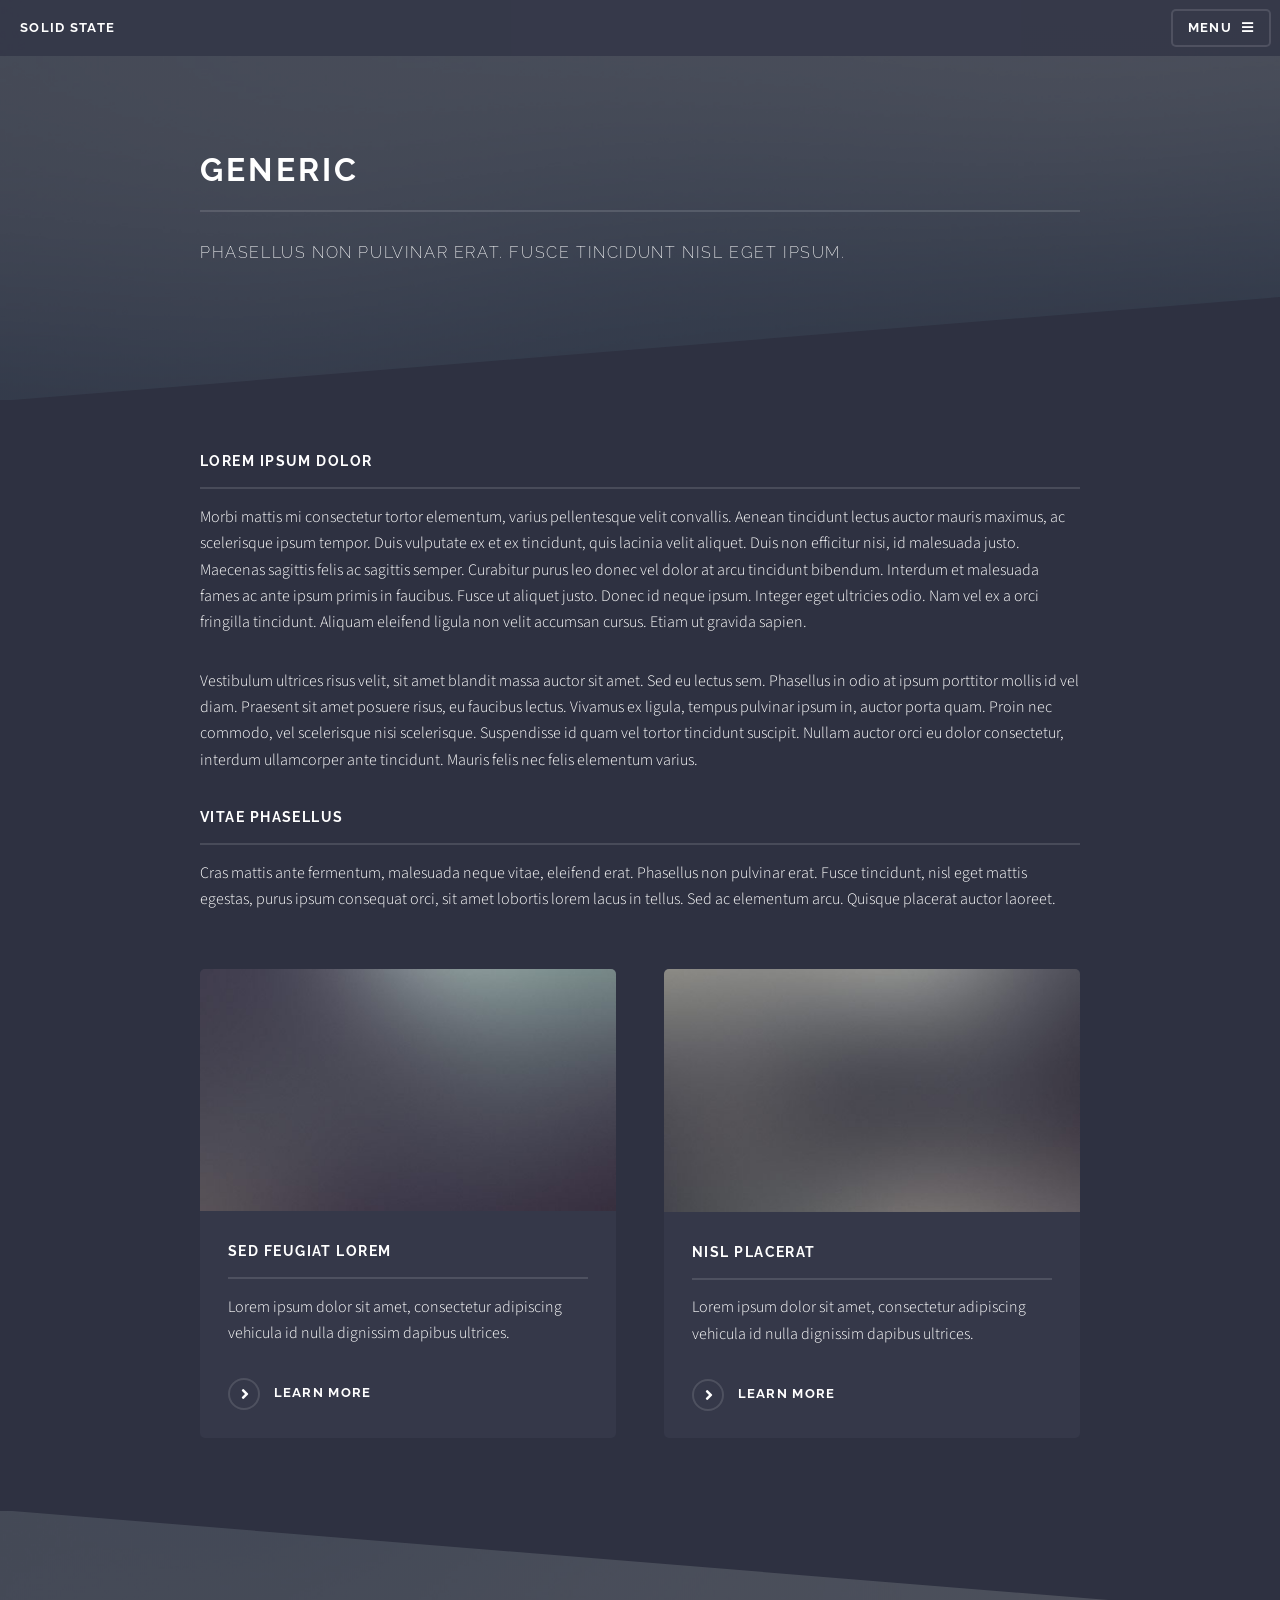
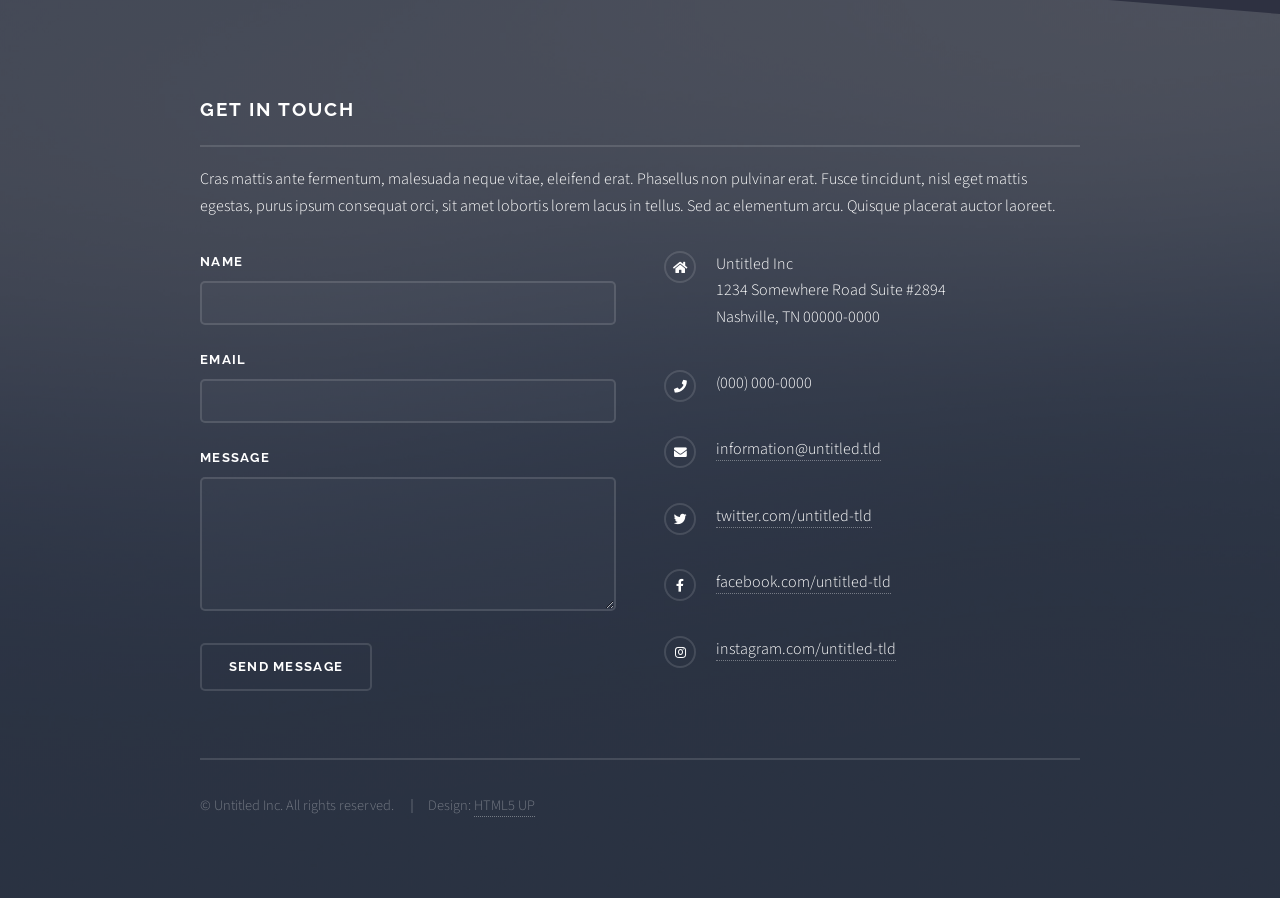
<file: generic.html>
<!DOCTYPE HTML>
<!--
	Solid State by HTML5 UP
	html5up.net | @ajlkn
	Free for personal and commercial use under the CCA 3.0 license (html5up.net/license)
-->
<html>

<head>
	<title>Generic - Solid State by HTML5 UP</title>
	<meta charset="utf-8" />
	<meta name="viewport" content="width=device-width, initial-scale=1, user-scalable=no" />
	<link rel="stylesheet" href="assets/css/main.css" />
	<noscript>
		<link rel="stylesheet" href="assets/css/noscript.css" />
	</noscript>
</head>

<body class="is-preload">

	<!-- Page Wrapper -->
	<div id="page-wrapper">

		<!-- Header -->
		<header id="header">
			<h1><a href="index.html">Solid State</a></h1>
			<nav>
				<a href="#menu">Menu</a>
			</nav>
		</header>

		<!-- Menu -->
		<nav id="menu">
			<div class="inner">
				<h2>Menu</h2>
				<ul class="links">
					<li><a href="index.html">Home</a></li>
					<li><a href="generic.html">Generic</a></li>
					<li><a href="elements.html">Elements</a></li>
					<li><a href="#">Log In</a></li>
					<li><a href="#">Sign Up</a></li>
				</ul>
				<a href="#" class="close">Close</a>
			</div>
		</nav>

		<!-- Wrapper -->
		<section id="wrapper">
			<header>
				<div class="inner">
					<h2>Generic</h2>
					<p>Phasellus non pulvinar erat. Fusce tincidunt nisl eget ipsum.</p>
				</div>
			</header>

			<!-- Content -->
			<div class="wrapper">
				<div class="inner">

					<h3 class="major">Lorem ipsum dolor</h3>
					<p>Morbi mattis mi consectetur tortor elementum, varius pellentesque velit convallis. Aenean tincidunt lectus auctor mauris maximus, ac scelerisque ipsum tempor. Duis vulputate ex et ex tincidunt, quis lacinia velit aliquet. Duis non efficitur nisi, id malesuada justo. Maecenas sagittis felis ac sagittis semper. Curabitur purus leo donec vel dolor at arcu tincidunt bibendum. Interdum et malesuada fames ac ante ipsum primis in faucibus. Fusce ut aliquet justo. Donec id neque ipsum. Integer eget ultricies odio. Nam vel ex a orci fringilla tincidunt. Aliquam eleifend ligula non velit accumsan cursus. Etiam ut gravida sapien.</p>

					<p>Vestibulum ultrices risus velit, sit amet blandit massa auctor sit amet. Sed eu lectus sem. Phasellus in odio at ipsum porttitor mollis id vel diam. Praesent sit amet posuere risus, eu faucibus lectus. Vivamus ex ligula, tempus pulvinar ipsum in, auctor porta quam. Proin nec commodo, vel scelerisque nisi scelerisque. Suspendisse id quam vel tortor tincidunt suscipit. Nullam auctor orci eu dolor consectetur, interdum ullamcorper ante tincidunt. Mauris felis nec felis elementum varius.</p>

					<h3 class="major">Vitae phasellus</h3>
					<p>Cras mattis ante fermentum, malesuada neque vitae, eleifend erat. Phasellus non pulvinar erat. Fusce tincidunt, nisl eget mattis egestas, purus ipsum consequat orci, sit amet lobortis lorem lacus in tellus. Sed ac elementum arcu. Quisque placerat auctor laoreet.</p>

					<section class="features">
						<article>
							<a href="#" class="image"><img src="images/pic04.jpg" alt="" /></a>
							<h3 class="major">Sed feugiat lorem</h3>
							<p>Lorem ipsum dolor sit amet, consectetur adipiscing vehicula id nulla dignissim dapibus ultrices.</p>
							<a href="#" class="special">Learn more</a>
						</article>
						<article>
							<a href="#" class="image"><img src="images/pic05.jpg" alt="" /></a>
							<h3 class="major">Nisl placerat</h3>
							<p>Lorem ipsum dolor sit amet, consectetur adipiscing vehicula id nulla dignissim dapibus ultrices.</p>
							<a href="#" class="special">Learn more</a>
						</article>
					</section>

				</div>
			</div>

		</section>

		<!-- Footer -->
		<section id="footer">
			<div class="inner">
				<h2 class="major">Get in touch</h2>
				<p>Cras mattis ante fermentum, malesuada neque vitae, eleifend erat. Phasellus non pulvinar erat. Fusce tincidunt, nisl eget mattis egestas, purus ipsum consequat orci, sit amet lobortis lorem lacus in tellus. Sed ac elementum arcu. Quisque placerat auctor laoreet.</p>
				<form method="post" action="#">
					<div class="fields">
						<div class="field">
							<label for="name">Name</label>
							<input type="text" name="name" id="name" />
						</div>
						<div class="field">
							<label for="email">Email</label>
							<input type="email" name="email" id="email" />
						</div>
						<div class="field">
							<label for="message">Message</label>
							<textarea name="message" id="message" rows="4"></textarea>
						</div>
					</div>
					<ul class="actions">
						<li><input type="submit" value="Send Message" /></li>
					</ul>
				</form>
				<ul class="contact">
					<li class="icon solid fa-home">
						Untitled Inc<br />
						1234 Somewhere Road Suite #2894<br />
						Nashville, TN 00000-0000
					</li>
					<li class="icon solid fa-phone">(000) 000-0000</li>
					<li class="icon solid fa-envelope"><a href="#">information@untitled.tld</a></li>
					<li class="icon brands fa-twitter"><a href="#">twitter.com/untitled-tld</a></li>
					<li class="icon brands fa-facebook-f"><a href="#">facebook.com/untitled-tld</a></li>
					<li class="icon brands fa-instagram"><a href="#">instagram.com/untitled-tld</a></li>
				</ul>
				<ul class="copyright">
					<li>&copy; Untitled Inc. All rights reserved.</li>
					<li>Design: <a href="http://html5up.net">HTML5 UP</a></li>
				</ul>
			</div>
		</section>

	</div>

	<!-- Scripts -->
	<script src="assets/js/jquery.min.js"></script>
	<script src="assets/js/jquery.scrollex.min.js"></script>
	<script src="assets/js/browser.min.js"></script>
	<script src="assets/js/breakpoints.min.js"></script>
	<script src="assets/js/util.js"></script>
	<script src="assets/js/main.js"></script>

</body>

</html>
</file>
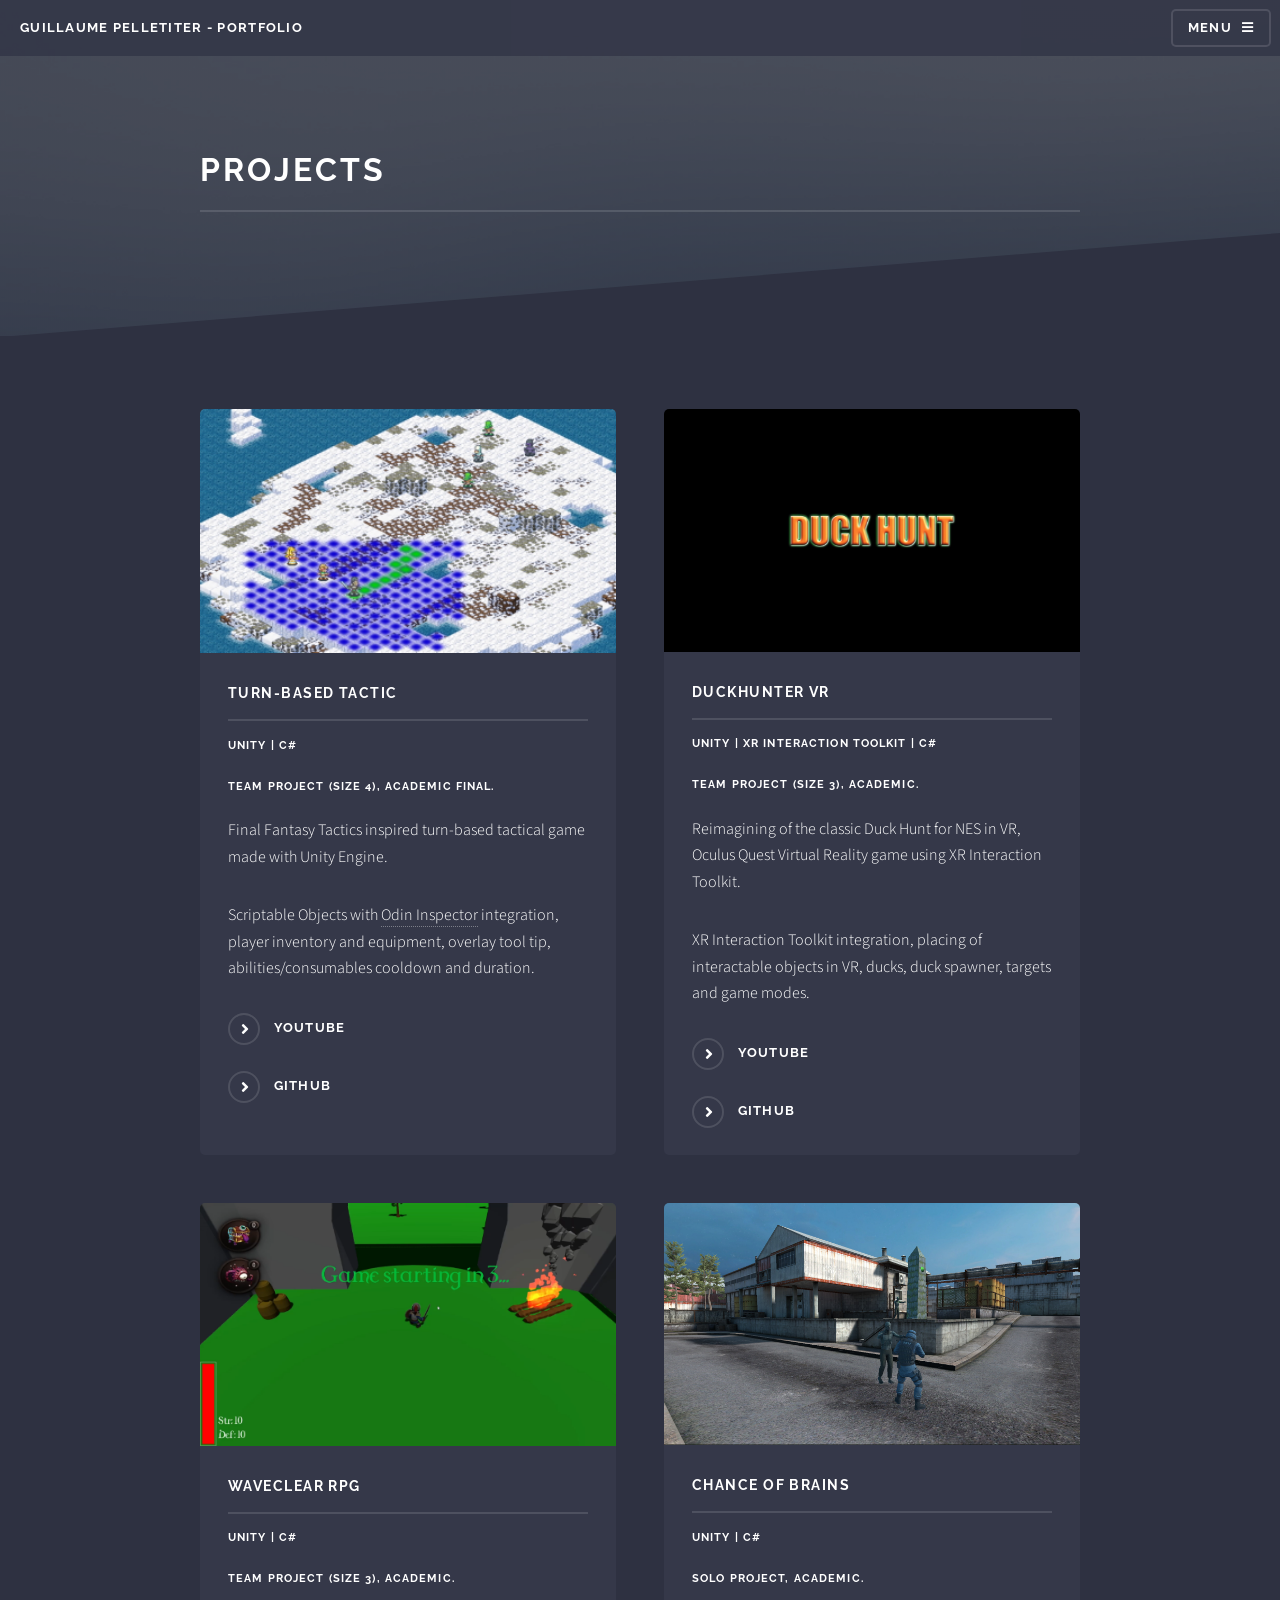
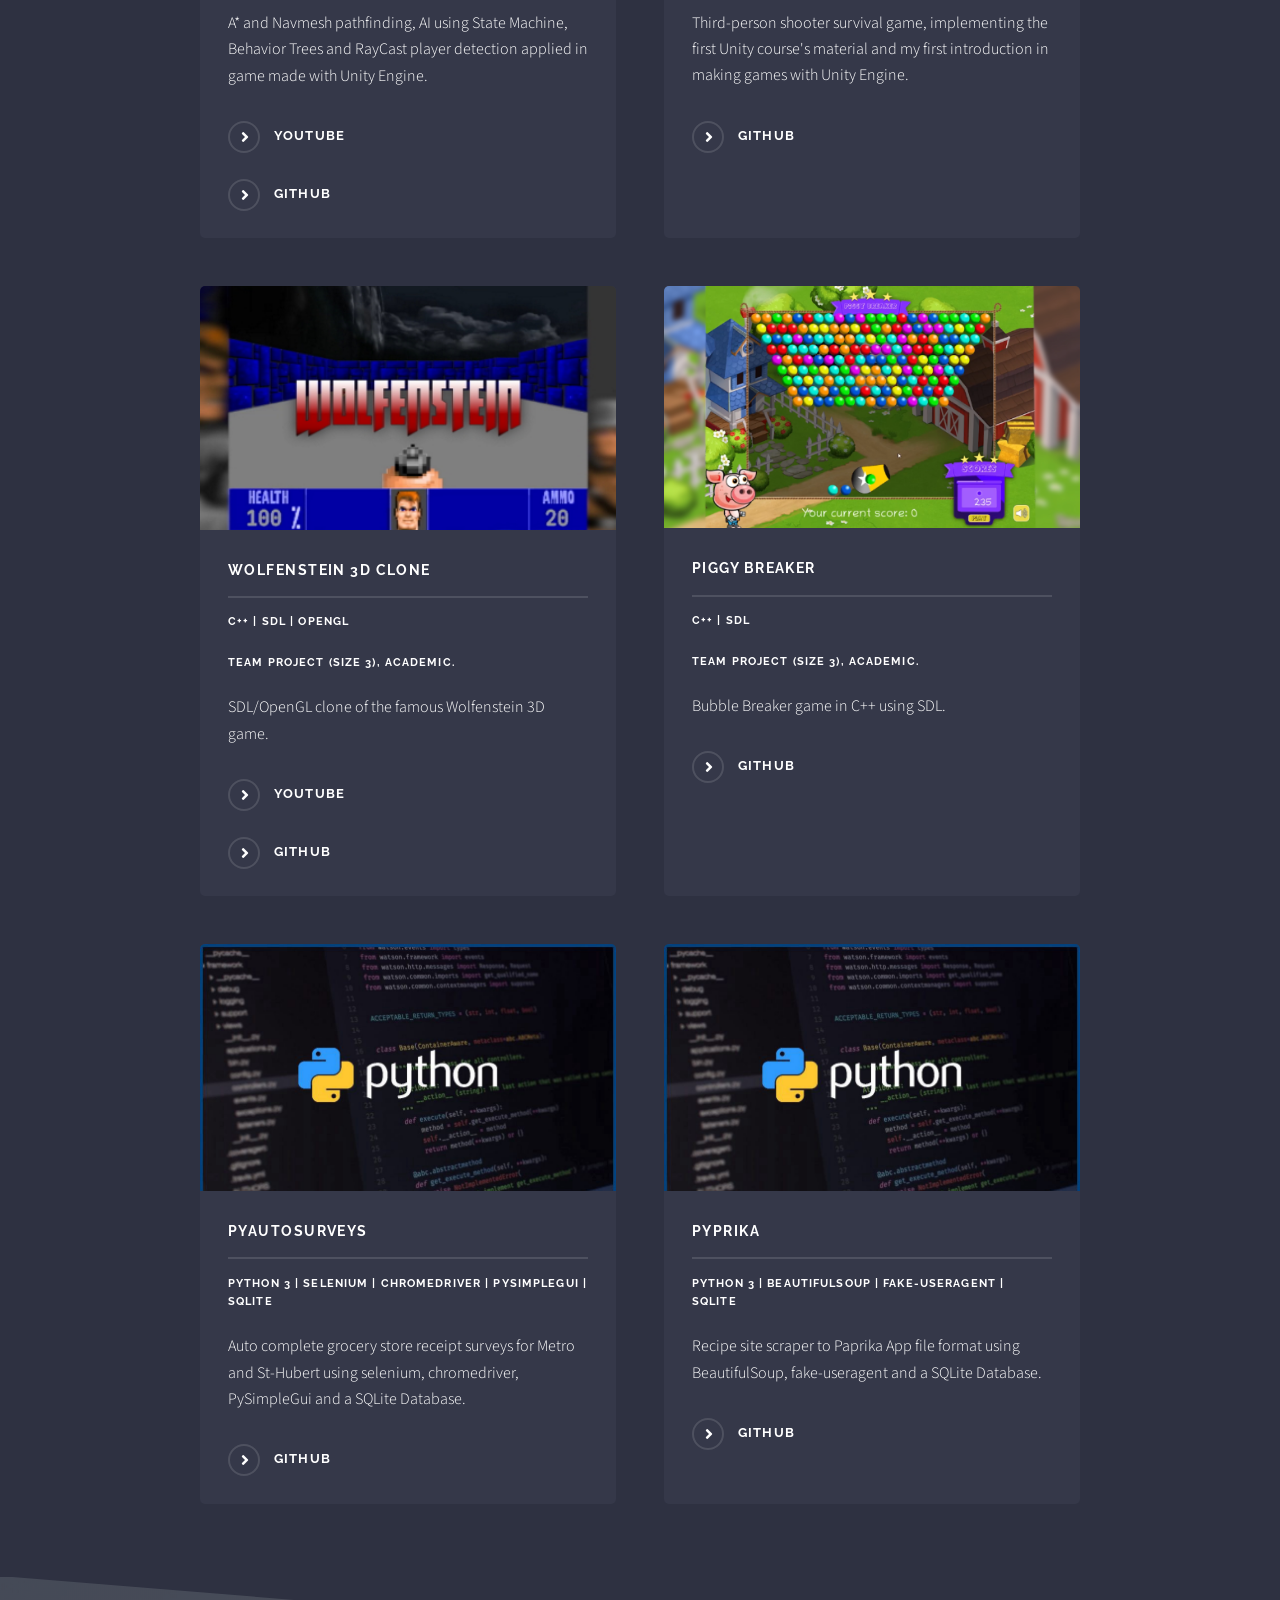
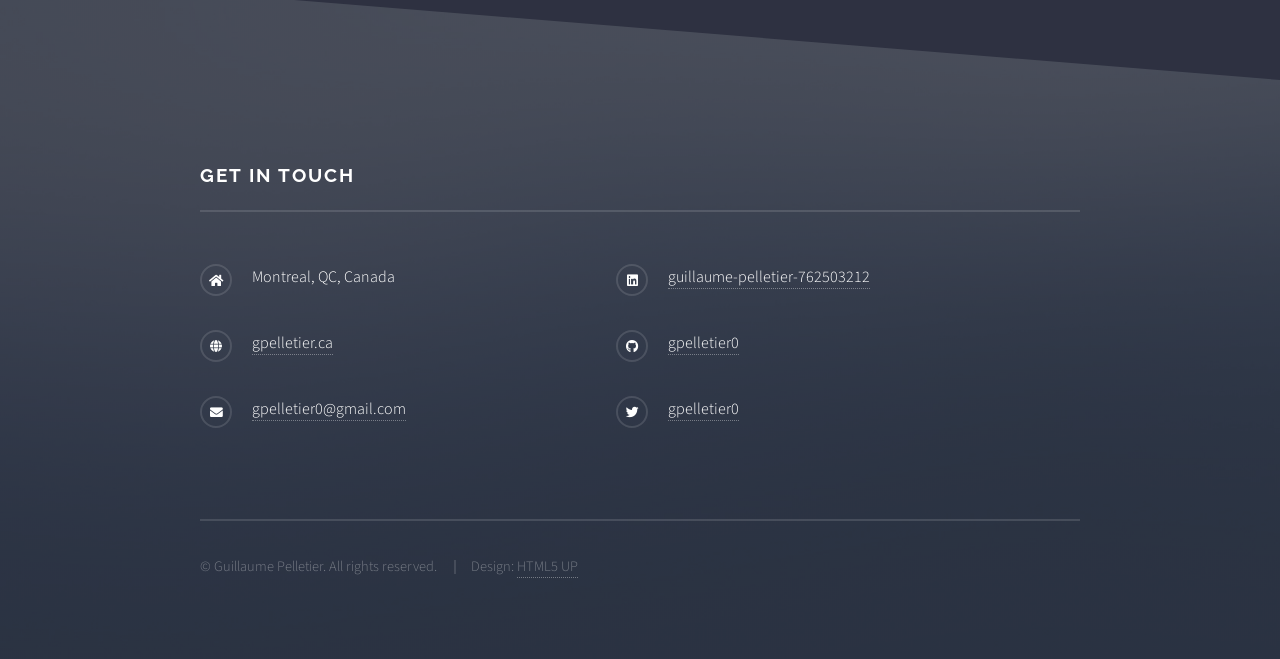
<file: projects.html>
<!DOCTYPE HTML>
<!--
	Solid State by HTML5 UP
	html5up.net | @ajlkn
	Free for personal and commercial use under the CCA 3.0 license (html5up.net/license)
-->
<html>

<head>
    <title>Guillaume Pelletier - Projects</title>
    <meta charset="utf-8" />
    <meta name="viewport" content="width=device-width, initial-scale=1, user-scalable=no" />
    <link rel="stylesheet" href="assets/css/main.css" />
    <noscript>
        <link rel="stylesheet" href="assets/css/noscript.css" />
    </noscript>
    <link rel="icon" href="images/favicon.ico" />
</head>

<body class="is-preload">

    <!-- Page Wrapper -->
    <div id="page-wrapper">

        <header id="header">
            <h1><a href="index.html">Guillaume Pelletiter - Portfolio</a></h1>
            <nav>
                <a href="#menu">Menu</a>
            </nav>
        </header>

        <!-- Menu -->
        <nav id="menu">
            <div class="inner">
                <h2>Menu</h2>
                <ul class="links">
                    <li><a href="index.html">Home</a></li>
                    <li><a href="skills.html">Skills</a></li>
                    <li><a href="projects.html">Projects</a></li>
                </ul>
                <a href="#" class="close">Close</a>
            </div>
        </nav>

        <!-- Wrapper -->
        <section id="wrapper">
            <header>
                <div class="inner">
                    <h2>Projects</h2>
                </div>
            </header>

            <!-- Content -->
            <div class="wrapper">
                <div class="inner">
                    <section class="features">

                        <article>
                            <a href="https://github.com/gpelletier0/TurnBasedStrategy" target="_blank" class="image"><img src="images/turnbasedtactics.jpg" alt="" /></a>
                            <h3 class="major">Turn-Based tactic</h3>
                            <h4>
                                <p>Unity | C#</p>
                                <p>Team project (size 4), Academic Final.</p>
                            </h4>
                            <p>Final Fantasy Tactics inspired turn-based tactical game made with Unity Engine.</p>
                            <p>Scriptable Objects with <a href="https://odininspector.com/" target="_blank">Odin Inspector</a> integration, player inventory and equipment, overlay tool tip, abilities/consumables cooldown and duration.</p>
                            <a href="https://www.youtube.com/watch?v=KWb6OIS69YI" target="_blank" class="special">Youtube</a>
                            <a href="https://github.com/gpelletier0/TurnBasedStrategy" target="_blank" class="special">GitHub</a>
                        </article>

                        <article>
                            <a href="https://github.com/gpelletier0/Unity-DuckHunterVR" target="_blank" class="image"><img src="images/duckhunter.png" alt="" /></a>
                            <h3 class="major">DuckHunter VR</h3>
                            <h4>
                                <p>Unity | XR Interaction Toolkit | C#</p>
                                <p>Team project (size 3), Academic.</p>
                            </h4>
                            <p>Reimagining of the classic Duck Hunt for NES in VR, Oculus Quest Virtual Reality game using XR Interaction Toolkit.</p>
                            <p>XR Interaction Toolkit integration, placing of interactable objects in VR, ducks, duck spawner, targets and game modes.</p>
                            <a href="https://www.youtube.com/watch?v=J6FowLGC14E" target="_blank" class="special">Youtube</a>
                            <a href="https://github.com/gpelletier0/Unity-DuckHunterVR" target="_blank" class="special">GitHub</a>
                        </article>

                        <article>
                            <a href="https://github.com/gpelletier0/Unity-WaveClearRPG" target="_blank" class="image"><img src="images/rpgwaveclear.png" alt="" /></a>
                            <h3 class="major">WaveClear RPG</h3>
                            <h4>
                                <p>Unity | C#</p>
                                <p>Team project (size 3), Academic.</p>
                            </h4>
                            <p>A* and Navmesh pathfinding, AI using State Machine, Behavior Trees and RayCast player detection applied in game made with Unity Engine.</p>
                            <a href="https://www.youtube.com/watch?v=xH9Z4_-2TSw" target="_blank" class="special">Youtube</a>
                            <a href="https://github.com/gpelletier0/Unity-WaveClearRPG" target="_blank" class="special">GitHub</a>
                        </article>

                        <article>
                            <a href="https://github.com/gpelletier0/ChanceOfBrains" target="_blank" class="image"><img src="images/chanceofbrains.jpg" alt="" /></a>
                            <h3 class="major">Chance Of Brains</h3>
                            <h4>
                                <p>Unity | C#</p>
                                <p>Solo Project, Academic.</p>
                            </h4>
                            <p>Third-person shooter survival game, implementing the first Unity course's material and my first introduction in making games with Unity Engine.</p>
                            <a href="https://github.com/gpelletier0/ChanceOfBrains" target="_blank" class="special">GitHub</a>
                        </article>

                        <article>
                            <a href="https://github.com/gpelletier0/OpenGL-Wolfenstein" target="_blank" class="image"><img src="images/Wolfenstein3DClone.jpg" alt="" /></a>
                            <h3 class="major">Wolfenstein 3D Clone</h3>
                            <h4>
                                <p>C++ | SDL | OpenGL</p>
                                <p>Team project (size 3), Academic.</p>
                            </h4>
                            <p>SDL/OpenGL clone of the famous Wolfenstein 3D game.</p>
                            <a href="https://github.com/gpelletier0/SDL-Piggybreaker" target="_blank" class="special">Youtube</a>
                            <a href="https://github.com/gpelletier0/OpenGL-Wolfenstein" target="_blank" class="special">GitHub</a>
                        </article>

                        <article>
                            <a href="https://github.com/gpelletier0/SDL-Piggybreaker" target="_blank" class="image"><img src="images/piggybreaker.png" alt="" /></a>
                            <h3 class="major">Piggy Breaker</h3>
                            <h4>
                                <p>C++ | SDL</p>
                                <p>Team project (size 3), Academic.</p>
                            </h4>
                            <p>Bubble Breaker game in C++ using SDL.</p>
                            <a href="https://github.com/gpelletier0/SDL-Piggybreaker" target="_blank" class="special">GitHub</a>
                        </article>

                        <article>
                            <a href="https://github.com/gpelletier0/PyAutosurveys" target="_blank" class="image"><img src="images/python3.jpeg" alt="" /></a>
                            <h3 class="major">PyAutosurveys</h3>
                            <h4>
                                <p>Python 3 | Selenium | Chromedriver | PySimpleGui | SQLite</p>
                            </h4>
                            <p>Auto complete grocery store receipt surveys for Metro and St-Hubert using selenium, chromedriver, PySimpleGui and a SQLite Database.</p>
                            <a href="https://github.com/gpelletier0/PyAutosurveys" target="_blank" class="special">GitHub</a>
                        </article>

                        <article>
                            <a href="https://github.com/gpelletier0/PyPrika" target="_blank" class="image"><img src="images/python3.jpeg" alt="" /></a>
                            <h3 class="major">PyPrika</h3>
                            <h4>
                                <p>Python 3 | BeautifulSoup | fake-useragent | SQLite</p>
                            </h4>
                            <p>Recipe site scraper to Paprika App file format using BeautifulSoup, fake-useragent and a SQLite Database.</p>
                            <a href="https://github.com/gpelletier0/PyPrika" target="_blank" class="special">GitHub</a>
                        </article>

                    </section>

        </section>

        <!-- Footer -->
        <section id="footer">
            <div class="inner">
                <h2 class="major">Get in touch</h2>
                <p></p>
                <ul class="contact">
                    <li class="icon solid fa-home">Montreal, QC, Canada</li>
                    <!--<li class="icon solid fa-phone">(000) 000-0000</li>-->
                    <li class="icon solid fa-globe"><a href="http://www.gpelletier.ca">gpelletier.ca</a></li>
                    <li class="icon solid fa-envelope"><a href="mailto:gpelletier0@gmail.com">gpelletier0@gmail.com</a></li>
                </ul>
                <ul class="contact">
                    <li class="icon brands fa-linkedin"><a href="https://www.linkedin.com/in/guillaume-pelletier-762503212/" target="_blank">guillaume-pelletier-762503212</a></li>
                    <li class="icon brands fa-github"><a href="https://github.com/gpelletier0" target="_blank">gpelletier0</a></li>
                    <li class="icon brands fa-twitter"><a href="https://twitter.com/gpelletier0" target="_blank">gpelletier0</a></li>
                </ul>
                <ul class="copyright">
                    <li>&copy; Guillaume Pelletier. All rights reserved.</li>
                    <li>Design: <a href="http://html5up.net">HTML5 UP</a></li>
                </ul>
            </div>
        </section>

    </div>

    <!-- Scripts -->
    <script src="assets/js/jquery.min.js"></script>
    <script src="assets/js/jquery.scrollex.min.js"></script>
    <script src="assets/js/browser.min.js"></script>
    <script src="assets/js/breakpoints.min.js"></script>
    <script src="assets/js/util.js"></script>
    <script src="assets/js/main.js"></script>

</body>

</html>
</file>
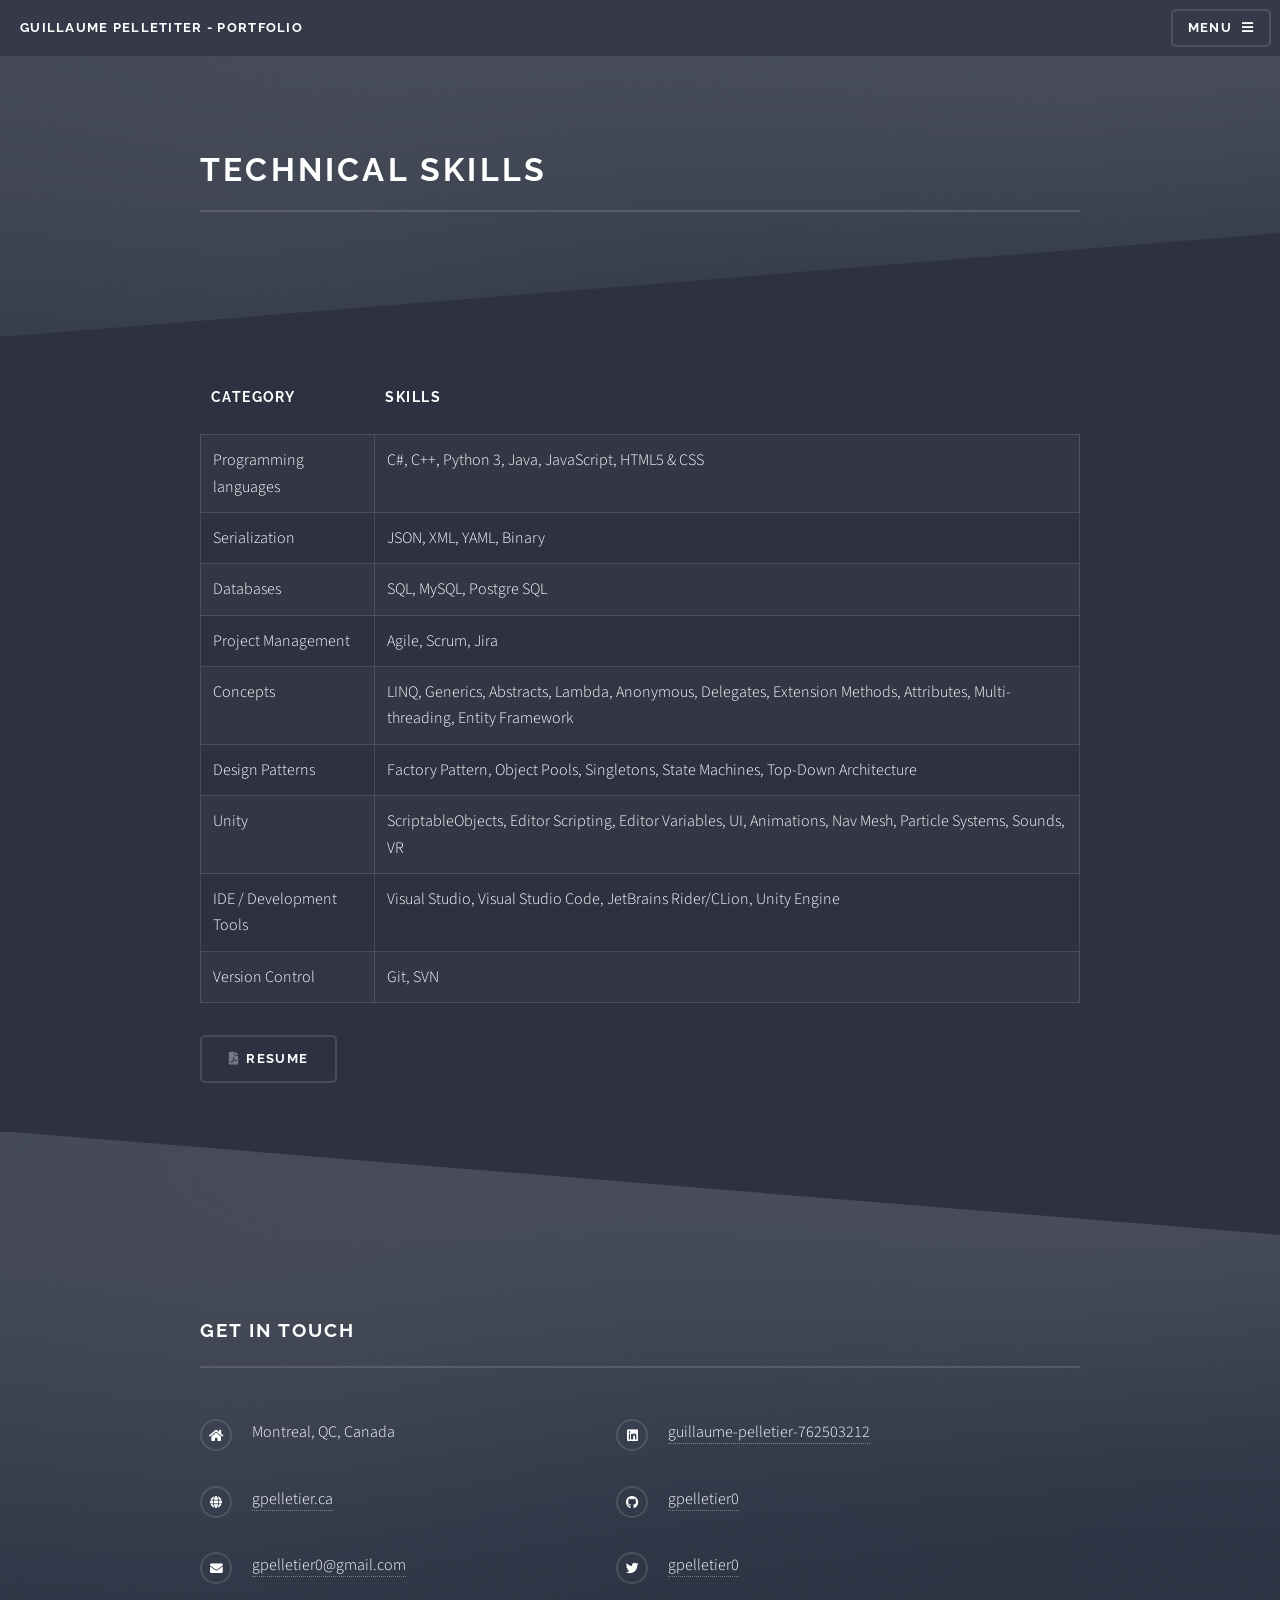
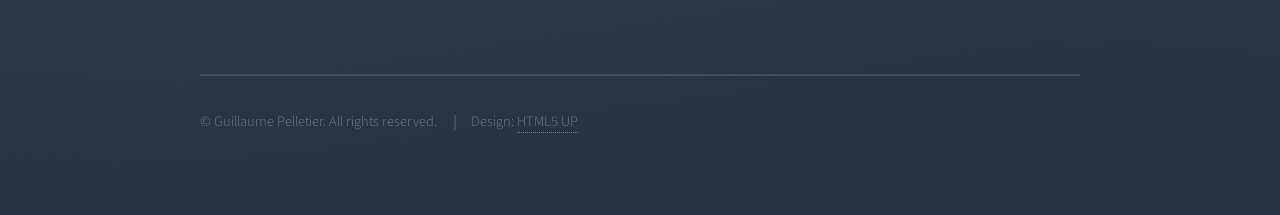
<file: skills.html>
<!DOCTYPE HTML>
<!--
	Solid State by HTML5 UP
	html5up.net | @ajlkn
	Free for personal and commercial use under the CCA 3.0 license (html5up.net/license)
-->
<html>

<head>
    <title>Guillaume Pelletier - Projects</title>
    <meta charset="utf-8" />
    <meta name="viewport" content="width=device-width, initial-scale=1, user-scalable=no" />
    <link rel="stylesheet" href="assets/css/main.css" />
    <noscript>
        <link rel="stylesheet" href="assets/css/noscript.css" />
    </noscript>
    <link rel="icon" href="images/favicon.ico" />
</head>

<body class="is-preload">

    <!-- Page Wrapper -->
    <div id="page-wrapper">

        <header id="header">
            <h1><a href="index.html">Guillaume Pelletiter - Portfolio</a></h1>
            <nav>
                <a href="#menu">Menu</a>
            </nav>
        </header>

        <!-- Menu -->
        <nav id="menu">
            <div class="inner">
                <h2>Menu</h2>
                <ul class="links">
                    <li><a href="index.html">Home</a></li>
                    <li><a href="skills.html">Skills</a></li>
                    <li><a href="projects.html">Projects</a></li>
                </ul>
                <a href="#" class="close">Close</a>
            </div>
        </nav>

        <!-- Wrapper -->
        <section id="wrapper">
            <header>
                <div class="inner">
                    <h2>Technical Skills</h2>
                </div>
            </header>

            <!-- Content -->
            <div class="wrapper">
                <div class="inner">
                    <div class="table-wrapper">
                        <table class="alt">
                            <thead>
                                <tr>
                                    <th>
                                        <h1>Category</h1>
                                    </th>
                                    <th>
                                        <h1>Skills</h1>
                                    </th>
                                </tr>
                            </thead>
                            <tbody>
                                <tr>
                                    <td>Programming languages</td>
                                    <td>C#, C++, Python 3, Java, JavaScript, HTML5 & CSS</td>
                                </tr>
                                <tr>
                                    <td>Serialization</td>
                                    <td>JSON, XML, YAML, Binary</td>
                                </tr>
                                <tr>
                                    <td>Databases</td>
                                    <td>SQL, MySQL, Postgre SQL</td>
                                </tr>
                                <tr>
                                    <td>Project Management</td>
                                    <td>Agile, Scrum, Jira</td>
                                </tr>
                                <tr>
                                    <td>Concepts</td>
                                    <td>LINQ, Generics, Abstracts, Lambda, Anonymous, Delegates, Extension Methods, Attributes, Multi-threading, Entity Framework</td>
                                </tr>
                                <tr>
                                    <td>Design Patterns</td>
                                    <td>Factory Pattern, Object Pools, Singletons, State Machines, Top-Down Architecture</td>
                                </tr>
                                <tr>
                                    <td>Unity</td>
                                    <td>ScriptableObjects, Editor Scripting, Editor Variables, UI, Animations, Nav Mesh, Particle Systems, Sounds, VR</td>
                                </tr>
                                <tr>
                                    <td>IDE / Development Tools</td>
                                    <td>Visual Studio, Visual Studio Code, JetBrains Rider/CLion, Unity Engine</td>
                                </tr>
                                <tr>
                                    <td>Version Control</td>
                                    <td>Git, SVN</td>
                                </tr>
                            </tbody>
                        </table>
                    </div>
                    <ul class="actions">
                        <li><a href="docs/Guillaume Pelletier (CV).pdf" class="button icon solid fas fa-file-pdf" target="_blank">Resume</a></li>
                    </ul>
                </div>
            </div>
        </section>

        <!-- Footer -->
        <section id="footer">
            <div class="inner">
                <h2 class="major">Get in touch</h2>
                <p></p>
                <ul class="contact">
                    <li class="icon solid fa-home">Montreal, QC, Canada</li>
                    <!--<li class="icon solid fa-phone">(000) 000-0000</li>-->
                    <li class="icon solid fa-globe"><a href="http://www.gpelletier.ca">gpelletier.ca</a></li>
                    <li class="icon solid fa-envelope"><a href="mailto:gpelletier0@gmail.com">gpelletier0@gmail.com</a></li>
                </ul>
                <ul class="contact">
                    <li class="icon brands fa-linkedin"><a href="https://www.linkedin.com/in/guillaume-pelletier-762503212/" target="_blank">guillaume-pelletier-762503212</a></li>
                    <li class="icon brands fa-github"><a href="https://github.com/gpelletier0" target="_blank">gpelletier0</a></li>
                    <li class="icon brands fa-twitter"><a href="https://twitter.com/gpelletier0" target="_blank">gpelletier0</a></li>
                </ul>
                <ul class="copyright">
                    <li>&copy; Guillaume Pelletier. All rights reserved.</li>
                    <li>Design: <a href="http://html5up.net">HTML5 UP</a></li>
                </ul>
            </div>
        </section>

    </div>

    <!-- Scripts -->
    <script src="assets/js/jquery.min.js"></script>
    <script src="assets/js/jquery.scrollex.min.js"></script>
    <script src="assets/js/browser.min.js"></script>
    <script src="assets/js/breakpoints.min.js"></script>
    <script src="assets/js/util.js"></script>
    <script src="assets/js/main.js"></script>

</body>

</html>
</file>
<file: css/style.css>
/*----------------------------------------*/
/* Template default CSS */
/*----------------------------------------*/

.colors {
  colormain: #00a6fb;
  colormain: #0582ca;
  darkmain:  #141517;
  darklite:  #393e46;
  ghostgrey: #eeeeee;
  ghostgrey: #f2f2f2;
}


html {
	box-sizing: border-box;
  background: #fff;
  color: #000;
  font-family: sans-serif;
}

*,
*:before,
*:after {
	box-sizing: inherit;
}

body {
	background: #fff;
}

body,
button,
input,
select,
optgroup,
textarea {
  color: #141517;
  font-family: 'Titillium Web', 'Arial', sans-serif;
  font-size: 18px;
  /* font-size: 1rem; */
  line-height: 1.6;
}

h1,
h2,
h3,
h4,
h5,
h6 {
  text-rendering: optimizeLegibility;
  font-family: 'Titillium Web', 'Arial', sans-serif;
  font-weight: 700;
  clear: both;
}

img {
  height: auto;
  max-width: 100%;
}

ul,
ol {
  padding: 0;
  margin: 0;
}


/*-------------------------
## Links
-------------------------*/

a {
  color: #00a6fb;
  text-decoration: none;
  transition: all 0.25s ease;
}

/* a:visited {
  color: #0c60dd;
} */

a:hover,
a:focus,
a:active {
  color: #0582ca;
  outline: 0;
}

a:focus {
  outline: thin dotted;
}

.bg-dark {
	background-color: #141517 !important;
}

.bg-light {
	background-color: #f2f2f2 !important;
}

.hidden {
  display: none !important;
  visibility: hidden;
}

.list {
  margin: 0 0;
  padding: 0 0;
  display: block;
}

.cover-img {
  height: 100%;
  width: 100%;
  object-fit: cover !important;
}

.text-shadow {
	text-shadow: 0 1px 1px rgba(0,0,0,0.8);
}

.list-inline {
  list-style: none;
  margin: 0;
  padding: 0;
}

.list-inline li {
  display: inline-block;
  list-style: none;
  margin: 0;
  padding: 0;
}

/***** Back to top *****/


/* .nav-switch {
	display: none;
	position: fixed;
	right: 15px;
	top: 15px;
	border-radius: 50%;
	border: 1px solid #eee;
  color: #fff;
	height: 40px;
	width: 40px;
	text-align: center;
	line-height: 38px;
	z-index: 999;
	background: #000;
	box-shadow: 0 2px 3px rgba(0,0,0,0.5);
  cursor: pointer;
} */

.nav-switch {
	display: none;
	position: fixed;
	right: 25px;
	top: 30px;
	color: #fff;
	cursor: pointer;
	font-size: 25px;
}

.back-to-top {
	position: fixed;
	right: 15px;
	bottom: 15px;
  border-radius: 50%;
  border: 1px solid #eee;
  color: #fff;
  height: 40px;
  width: 40px;
  text-align: center;
  line-height: 38px;
  z-index: 99;
  background: #141517;
  box-shadow: 0 2px 3px rgba(0,0,0,0.5);
}

.nav-switch:hover,
.back-to-top:hover {
  border-color: #00a6fb;
  color: #00a6fb;
}



/*------------------
  Content
---------------------*/

.sidebar {
  background: #141517;
  color: #eee;
  position: fixed;
  height: 100%;
  left:0;
  z-index: 10;
}

.copyright {
  margin-top: 20px;
  color: #aaa;
  font-size: 14px;
}

.content {
  overflow: hidden;
}

.site-logo {
	/* display: inline-block; */
	/* max-width: 160px; */
}



.main-menu {
  list-style: none;
  display: block;
  margin: 0;
  padding: 0;
}

.main-menu li a {
  display: block;
  font-size: 16px;
  color: #ccc;
  position: relative;
  padding: 4px 2px;
  font-weight: 500;
}

.main-menu li a:hover {
  color: #00a6fb;
}

.carousel-overlay {
	position: absolute;
	top: 0;
	width: 100%;
	left: 0;
	right: 0;
	bottom: 0;
  z-index: 10;
}

.carousel .carousel-item {
	background: #141517;
	height: 325px;
}

.carousel .carousel-item img {
	height: 100%;
  width: 100%;
  object-fit: cover;
}

.social-menu li a {
	margin-right: 12px;
	font-size: 22px;
}


/*------------------
  Sections
---------------------*/

.dark-section {
  background: #1a1d22;
  color: #eee;
}

.gallery-section img {
  border: 1px solid #fff;
}

.contact-form {
  position: relative;
}

.contact-form input[type='text'],
.contact-form input[type='email'] {
  display: block;
	width: 100%;
	border: 1px solid #ccc;
	background: #fff;
	border-radius: 5px;
	padding: 10px 20px;
}

.clients-row img{
  width: 100%;
}


.future-title {
	text-shadow: 0 1px 2px rgba(0,0,0,0.3);
}

.future-item {
	background: rgba(255,255,255,0.8);
	padding: 20px;
	border-radius: 3px;
	box-shadow: 0 1px 2px rgba(0,0,0,0.3);
}


.card.project-card {
	background: #1a1d22;
	color: #eee;
	border-radius: 4px;
	box-shadow: 0 15px 6px -10px rgba(0,0,0,0.4);
  overflow: hidden;
}

.card.project-card .card-body {
	padding: 1.6rem;
}

.project-item {
	background: #1a1d22;
	color: #eee;
	padding: 20px;
	border-radius: 4px;
	box-shadow: 0 15px 6px -10px rgba(0,0,0,0.4);
  background-size: cover;
  background-position: center;
  margin-bottom: 30px;
}

.card.project-card p,
.project-text p {
	font-size: 0.9em;
	color: #ddd;
}

.video-link {
	display: block;
	position: relative;
}

.video-link .overlay {
  position: absolute;
  top:50%;
  left: 50%;
  transform: translate(-50%,-50%);
  font-size: 4em;
  /* text-shadow: 0 10px 10px rgba(0,0,0,0.5); */
}

.jesse-faden {
	position: absolute;
	top: -28px;
	left: -3px;
	opacity: 0.1;
	font-size: 4rem;
	font-weight: 800;
}

.foot-img {
  position: absolute;
  bottom: 0;
  right: 0;
  width: 500px;
}

/*---------------------------
## Responsive
---------------------------*/

/* Portrait tablet to landscape and desktop to 1200px */

@media all and (max-width: 1200px) {
  body {
    overflow-x: hidden;
  }


}

/* Portrait tablet to landscape and desktop to 992px */
@media all and (max-width: 992px) {


  p {
    font-size: 0.9em;
  }


}

/* Landscape phone to portrait tablet to 768px */
@media all and (max-width: 768px) {

  .sidebar {
    position: static;
  }

  .nav-switch {
    display: block;
  }

  .main-menu {
    display: none;
    margin: 20px 0;
    border-bottom: 1px solid rgba(255,255,255,0.1);
  }

  .main-menu li {
    display: block;
    border-top: 1px solid rgba(255,255,255,0.1);
  }

  .sidebar {
    position: fixed;
    width: 100%;
    z-index: 999;
    height: auto;
    box-shadow: 0 1px 3px rgba(0,0,0,0.5);
  }

  .site-logo h4 {
    font-size: 1.3rem;
    margin-bottom: 0;
  }

  .logo h6 {
    font-size: 0.8rem;
    font-weight: 300;
  }

  .social-menu li a {
    margin-left: 0;
    font-size: 18px;
    margin-right: 6px;
  }

  #hero {
    padding-top: 100px;
  }

/*

  .main-menu {
    display: none;
    position: absolute;
    background: #fff;
    width: 100%;
    left: 0;
    top: 100%;
    z-index: 999;
    padding-top: 0;
    -webkit-box-shadow: 0px 20px 50px rgba(0, 0, 0, 0.2);
    box-shadow: 0px 20px 50px rgba(0, 0, 0, 0.2);
  }

  .main-menu li {
    display: block;
    border-top: 1px solid #e8e8e8;
  }

  .main-menu li a {
    display: block;
    padding: 15px 30px;
    margin-left: 0;
    border-radius: 0;
  } */



}

/* Landscape phones and down upto 576px */
@media all and (max-width: 576px) {

  .site-branding {
    text-align: center;
  }

  .lead {
    font-size: 1.1rem;
    font-weight: 300;
  }

  .round-img {
    height: 200px;
    margin: 20px auto 0;
    display: block;
  }

 .foot-img {
	right: 20px;
	width: 350px;
 }

}

/* Landscape phones and down upto 480px */
@media all and (max-width: 480px) {





}
</file>
<file: assets/css/noscript.css>
/*
	Solid State by HTML5 UP
	html5up.net | @ajlkn
	Free for personal and commercial use under the CCA 3.0 license (html5up.net/license)
*/

/* Banner */

	body.is-preload #banner .logo {
		-moz-transform: none;
		-webkit-transform: none;
		-ms-transform: none;
		transform: none;
		opacity: 1;
	}

	body.is-preload #banner h2 {
		opacity: 1;
		-moz-transform: none;
		-webkit-transform: none;
		-ms-transform: none;
		transform: none;
		-moz-filter: none;
		-webkit-filter: none;
		-ms-filter: none;
		filter: none;
	}

	body.is-preload #banner p {
		opacity: 01;
		-moz-transform: none;
		-webkit-transform: none;
		-ms-transform: none;
		transform: none;
		-moz-filter: none;
		-webkit-filter: none;
		-ms-filter: none;
		filter: none;
	}
</file>
<file: assets/css/main.css>
@import url(fontawesome-all.min.css);
@import url("https://fonts.googleapis.com/css?family=Raleway:200,700|Source+Sans+Pro:300,600,300italic,600italic");

/*
	Solid State by HTML5 UP
	html5up.net | @ajlkn
	Free for personal and commercial use under the CCA 3.0 license (html5up.net/license)
*/

html, body, div, span, applet, object,
iframe, h1, h2, h3, h4, h5, h6, p, blockquote,
pre, a, abbr, acronym, address, big, cite,
code, del, dfn, em, img, ins, kbd, q, s, samp,
small, strike, strong, sub, sup, tt, var, b,
u, i, center, dl, dt, dd, ol, ul, li, fieldset,
form, label, legend, table, caption, tbody,
tfoot, thead, tr, th, td, article, aside,
canvas, details, embed, figure, figcaption,
footer, header, hgroup, menu, nav, output, ruby,
section, summary, time, mark, audio, video {
	margin: 0;
	padding: 0;
	border: 0;
	font-size: 100%;
	font: inherit;
	vertical-align: baseline;}

article, aside, details, figcaption, figure,
footer, header, hgroup, menu, nav, section {
	display: block;}

body {
	line-height: 1;
}

ol, ul {
	list-style: none;
}

blockquote, q {
	quotes: none;
}

	blockquote:before, blockquote:after, q:before, q:after {
		content: '';
		content: none;
	}

table {
	border-collapse: collapse;
	border-spacing: 0;
}

body {
	-webkit-text-size-adjust: none;
}

mark {
	background-color: transparent;
	color: inherit;
}

input::-moz-focus-inner {
	border: 0;
	padding: 0;
}

input, select, textarea {
	-moz-appearance: none;
	-webkit-appearance: none;
	-ms-appearance: none;
	appearance: none;
}

/* Basic */

	@-ms-viewport {
		width: device-width;
	}

	body {
		-ms-overflow-style: scrollbar;
	}

	@media screen and (max-width: 480px) {

		html, body {
			min-width: 320px;
		}

	}

	html {
		box-sizing: border-box;
	}

	*, *:before, *:after {
		box-sizing: inherit;
	}

	body {
		background-color: #2e3141;
		background-image: linear-gradient(to top, rgba(46, 49, 65, 0.8), rgba(46, 49, 65, 0.8)), url("../../images/background.jpg");
		background-size: auto, cover;
		background-attachment: fixed, fixed;
		background-position: center, center;
	}

		body.is-preload *, body.is-preload *:before, body.is-preload *:after {
			-moz-animation: none !important;
			-webkit-animation: none !important;
			-ms-animation: none !important;
			animation: none !important;
			-moz-transition: none !important;
			-webkit-transition: none !important;
			-ms-transition: none !important;
			transition: none !important;
		}

/* Type */

	body, input, select, textarea {
		color: #ffffff;
		font-family: "Source Sans Pro", Helvetica, sans-serif;
		font-size: 16.5pt;
		font-weight: 300;
		line-height: 1.65;
	}

		@media screen and (max-width: 1680px) {

			body, input, select, textarea {
				font-size: 13pt;
			}

		}

		@media screen and (max-width: 1280px) {

			body, input, select, textarea {
				font-size: 12pt;
			}

		}

		@media screen and (max-width: 980px) {

			body, input, select, textarea {
				font-size: 12pt;
			}

		}

		@media screen and (max-width: 736px) {

			body, input, select, textarea {
				font-size: 12pt;
			}

		}

		@media screen and (max-width: 480px) {

			body, input, select, textarea {
				font-size: 12pt;
			}

		}

	a {
		-moz-transition: color 0.2s ease-in-out, border-bottom-color 0.2s ease-in-out;
		-webkit-transition: color 0.2s ease-in-out, border-bottom-color 0.2s ease-in-out;
		-ms-transition: color 0.2s ease-in-out, border-bottom-color 0.2s ease-in-out;
		transition: color 0.2s ease-in-out, border-bottom-color 0.2s ease-in-out;
		border-bottom: dotted 1px rgba(255, 255, 255, 0.35);
		color: #ffffff;
		text-decoration: none;
	}

		a:hover {
			border-bottom-color: transparent;
			color: #ffffff !important;
		}

		a.special:not(.button) {
			text-decoration: none;
			border-bottom: 0;
			display: block;
			font-family: Raleway, Helvetica, sans-serif;
			font-size: 0.8em;
			font-weight: 700;
			letter-spacing: 0.1em;
			margin: 0 0 2em 0;
			text-transform: uppercase;
		}

			a.special:not(.button):before {
				-moz-osx-font-smoothing: grayscale;
				-webkit-font-smoothing: antialiased;
				display: inline-block;
				font-style: normal;
				font-variant: normal;
				text-rendering: auto;
				line-height: 1;
				text-transform: none !important;
				font-family: 'Font Awesome 5 Free';
				font-weight: 900;
			}

			a.special:not(.button):before {
				-moz-transition: background-color 0.2s ease-in-out;
				-webkit-transition: background-color 0.2s ease-in-out;
				-ms-transition: background-color 0.2s ease-in-out;
				transition: background-color 0.2s ease-in-out;
				border-radius: 100%;
				border: solid 2px rgba(255, 255, 255, 0.125);
				content: '\f105';
				display: inline-block;
				font-size: 1.25em;
				height: 2em;
				line-height: 1.75em;
				margin-right: 0.85em;
				text-align: center;
				text-indent: 0.15em;
				vertical-align: middle;
				width: 2em;
			}

			a.special:not(.button):hover:before {
				background-color: rgba(255, 255, 255, 0.025);
			}

			a.special:not(.button):active:before {
				background-color: rgba(255, 255, 255, 0.075);
			}

	strong, b {
		color: #ffffff;
		font-weight: 600;
	}

	em, i {
		font-style: italic;
	}

	p {
		margin: 0 0 2em 0;
	}

	h1, h2, h3, h4, h5, h6 {
		color: #ffffff;
		font-family: Raleway, Helvetica, sans-serif;
		font-weight: 700;
		letter-spacing: 0.1em;
		margin: 0 0 1em 0;
		text-transform: uppercase;
	}

		h1 a, h2 a, h3 a, h4 a, h5 a, h6 a {
			color: inherit;
			text-decoration: none;
			border-bottom: 0;
		}

		h1 span, h2 span, h3 span, h4 span, h5 span, h6 span {
			font-weight: 200;
		}

		h1.major, h2.major, h3.major, h4.major, h5.major, h6.major {
			padding-bottom: 1em;
			border-bottom: solid 2px rgba(255, 255, 255, 0.125);
		}

	h2 {
		font-size: 1.2em;
	}

	h3 {
		font-size: 0.9em;
	}

	h4 {
		font-size: 0.7em;
	}

	h5 {
		font-size: 0.7em;
	}

	h6 {
		font-size: 0.7em;
	}

	@media screen and (max-width: 736px) {

		h2 {
			font-size: 1em;
		}

		h3 {
			font-size: 0.8em;
		}

	}

	sub {
		font-size: 0.8em;
		position: relative;
		top: 0.5em;
	}

	sup {
		font-size: 0.8em;
		position: relative;
		top: -0.5em;
	}

	blockquote {
		border-left: solid 4px rgba(255, 255, 255, 0.125);
		font-style: italic;
		margin: 0 0 2em 0;
		padding: 0.5em 0 0.5em 2em;
	}

	code {
		background: rgba(255, 255, 255, 0.025);
		border-radius: 5px;
		border: solid 2px rgba(255, 255, 255, 0.125);
		font-family: "Courier New", monospace;
		font-size: 0.9em;
		margin: 0 0.25em;
		padding: 0.25em 0.65em;
	}

	pre {
		-webkit-overflow-scrolling: touch;
		font-family: "Courier New", monospace;
		font-size: 0.9em;
		margin: 0 0 2em 0;
	}

		pre code {
			display: block;
			line-height: 1.75em;
			padding: 1em 1.5em;
			overflow-x: auto;
		}

	hr {
		border: 0;
		border-bottom: solid 2px rgba(255, 255, 255, 0.125);
		margin: 2.5em 0;
	}

		hr.major {
			margin: 4em 0;
		}

	.align-left {
		text-align: left;
	}

	.align-center {
		text-align: center;
	}

	.align-right {
		text-align: right;
	}

/* Row */

	.row {
		display: flex;
		flex-wrap: wrap;
		box-sizing: border-box;
		align-items: stretch;
	}

		.row > * {
			box-sizing: border-box;
		}

		.row.gtr-uniform > * > :last-child {
			margin-bottom: 0;
		}

		.row.aln-left {
			justify-content: flex-start;
		}

		.row.aln-center {
			justify-content: center;
		}

		.row.aln-right {
			justify-content: flex-end;
		}

		.row.aln-top {
			align-items: flex-start;
		}

		.row.aln-middle {
			align-items: center;
		}

		.row.aln-bottom {
			align-items: flex-end;
		}

		.row > .imp {
			order: -1;
		}

		.row > .col-1 {
			width: 8.33333%;
		}

		.row > .off-1 {
			margin-left: 8.33333%;
		}

		.row > .col-2 {
			width: 16.66667%;
		}

		.row > .off-2 {
			margin-left: 16.66667%;
		}

		.row > .col-3 {
			width: 25%;
		}

		.row > .off-3 {
			margin-left: 25%;
		}

		.row > .col-4 {
			width: 33.33333%;
		}

		.row > .off-4 {
			margin-left: 33.33333%;
		}

		.row > .col-5 {
			width: 41.66667%;
		}

		.row > .off-5 {
			margin-left: 41.66667%;
		}

		.row > .col-6 {
			width: 50%;
		}

		.row > .off-6 {
			margin-left: 50%;
		}

		.row > .col-7 {
			width: 58.33333%;
		}

		.row > .off-7 {
			margin-left: 58.33333%;
		}

		.row > .col-8 {
			width: 66.66667%;
		}

		.row > .off-8 {
			margin-left: 66.66667%;
		}

		.row > .col-9 {
			width: 75%;
		}

		.row > .off-9 {
			margin-left: 75%;
		}

		.row > .col-10 {
			width: 83.33333%;
		}

		.row > .off-10 {
			margin-left: 83.33333%;
		}

		.row > .col-11 {
			width: 91.66667%;
		}

		.row > .off-11 {
			margin-left: 91.66667%;
		}

		.row > .col-12 {
			width: 100%;
		}

		.row > .off-12 {
			margin-left: 100%;
		}

		.row.gtr-0 {
			margin-top: 0;
			margin-left: 0em;
		}

			.row.gtr-0 > * {
				padding: 0 0 0 0em;
			}

			.row.gtr-0.gtr-uniform {
				margin-top: 0em;
			}

				.row.gtr-0.gtr-uniform > * {
					padding-top: 0em;
				}

		.row.gtr-25 {
			margin-top: 0;
			margin-left: -0.4375em;
		}

			.row.gtr-25 > * {
				padding: 0 0 0 0.4375em;
			}

			.row.gtr-25.gtr-uniform {
				margin-top: -0.4375em;
			}

				.row.gtr-25.gtr-uniform > * {
					padding-top: 0.4375em;
				}

		.row.gtr-50 {
			margin-top: 0;
			margin-left: -0.875em;
		}

			.row.gtr-50 > * {
				padding: 0 0 0 0.875em;
			}

			.row.gtr-50.gtr-uniform {
				margin-top: -0.875em;
			}

				.row.gtr-50.gtr-uniform > * {
					padding-top: 0.875em;
				}

		.row {
			margin-top: 0;
			margin-left: -1.75em;
		}

			.row > * {
				padding: 0 0 0 1.75em;
			}

			.row.gtr-uniform {
				margin-top: -1.75em;
			}

				.row.gtr-uniform > * {
					padding-top: 1.75em;
				}

		.row.gtr-150 {
			margin-top: 0;
			margin-left: -2.625em;
		}

			.row.gtr-150 > * {
				padding: 0 0 0 2.625em;
			}

			.row.gtr-150.gtr-uniform {
				margin-top: -2.625em;
			}

				.row.gtr-150.gtr-uniform > * {
					padding-top: 2.625em;
				}

		.row.gtr-200 {
			margin-top: 0;
			margin-left: -3.5em;
		}

			.row.gtr-200 > * {
				padding: 0 0 0 3.5em;
			}

			.row.gtr-200.gtr-uniform {
				margin-top: -3.5em;
			}

				.row.gtr-200.gtr-uniform > * {
					padding-top: 3.5em;
				}

		@media screen and (max-width: 1680px) {

			.row {
				display: flex;
				flex-wrap: wrap;
				box-sizing: border-box;
				align-items: stretch;
			}

				.row > * {
					box-sizing: border-box;
				}

				.row.gtr-uniform > * > :last-child {
					margin-bottom: 0;
				}

				.row.aln-left {
					justify-content: flex-start;
				}

				.row.aln-center {
					justify-content: center;
				}

				.row.aln-right {
					justify-content: flex-end;
				}

				.row.aln-top {
					align-items: flex-start;
				}

				.row.aln-middle {
					align-items: center;
				}

				.row.aln-bottom {
					align-items: flex-end;
				}

				.row > .imp-xlarge {
					order: -1;
				}

				.row > .col-1-xlarge {
					width: 8.33333%;
				}

				.row > .off-1-xlarge {
					margin-left: 8.33333%;
				}

				.row > .col-2-xlarge {
					width: 16.66667%;
				}

				.row > .off-2-xlarge {
					margin-left: 16.66667%;
				}

				.row > .col-3-xlarge {
					width: 25%;
				}

				.row > .off-3-xlarge {
					margin-left: 25%;
				}

				.row > .col-4-xlarge {
					width: 33.33333%;
				}

				.row > .off-4-xlarge {
					margin-left: 33.33333%;
				}

				.row > .col-5-xlarge {
					width: 41.66667%;
				}

				.row > .off-5-xlarge {
					margin-left: 41.66667%;
				}

				.row > .col-6-xlarge {
					width: 50%;
				}

				.row > .off-6-xlarge {
					margin-left: 50%;
				}

				.row > .col-7-xlarge {
					width: 58.33333%;
				}

				.row > .off-7-xlarge {
					margin-left: 58.33333%;
				}

				.row > .col-8-xlarge {
					width: 66.66667%;
				}

				.row > .off-8-xlarge {
					margin-left: 66.66667%;
				}

				.row > .col-9-xlarge {
					width: 75%;
				}

				.row > .off-9-xlarge {
					margin-left: 75%;
				}

				.row > .col-10-xlarge {
					width: 83.33333%;
				}

				.row > .off-10-xlarge {
					margin-left: 83.33333%;
				}

				.row > .col-11-xlarge {
					width: 91.66667%;
				}

				.row > .off-11-xlarge {
					margin-left: 91.66667%;
				}

				.row > .col-12-xlarge {
					width: 100%;
				}

				.row > .off-12-xlarge {
					margin-left: 100%;
				}

				.row.gtr-0 {
					margin-top: 0;
					margin-left: 0em;
				}

					.row.gtr-0 > * {
						padding: 0 0 0 0em;
					}

					.row.gtr-0.gtr-uniform {
						margin-top: 0em;
					}

						.row.gtr-0.gtr-uniform > * {
							padding-top: 0em;
						}

				.row.gtr-25 {
					margin-top: 0;
					margin-left: -0.4375em;
				}

					.row.gtr-25 > * {
						padding: 0 0 0 0.4375em;
					}

					.row.gtr-25.gtr-uniform {
						margin-top: -0.4375em;
					}

						.row.gtr-25.gtr-uniform > * {
							padding-top: 0.4375em;
						}

				.row.gtr-50 {
					margin-top: 0;
					margin-left: -0.875em;
				}

					.row.gtr-50 > * {
						padding: 0 0 0 0.875em;
					}

					.row.gtr-50.gtr-uniform {
						margin-top: -0.875em;
					}

						.row.gtr-50.gtr-uniform > * {
							padding-top: 0.875em;
						}

				.row {
					margin-top: 0;
					margin-left: -1.75em;
				}

					.row > * {
						padding: 0 0 0 1.75em;
					}

					.row.gtr-uniform {
						margin-top: -1.75em;
					}

						.row.gtr-uniform > * {
							padding-top: 1.75em;
						}

				.row.gtr-150 {
					margin-top: 0;
					margin-left: -2.625em;
				}

					.row.gtr-150 > * {
						padding: 0 0 0 2.625em;
					}

					.row.gtr-150.gtr-uniform {
						margin-top: -2.625em;
					}

						.row.gtr-150.gtr-uniform > * {
							padding-top: 2.625em;
						}

				.row.gtr-200 {
					margin-top: 0;
					margin-left: -3.5em;
				}

					.row.gtr-200 > * {
						padding: 0 0 0 3.5em;
					}

					.row.gtr-200.gtr-uniform {
						margin-top: -3.5em;
					}

						.row.gtr-200.gtr-uniform > * {
							padding-top: 3.5em;
						}

		}

		@media screen and (max-width: 1280px) {

			.row {
				display: flex;
				flex-wrap: wrap;
				box-sizing: border-box;
				align-items: stretch;
			}

				.row > * {
					box-sizing: border-box;
				}

				.row.gtr-uniform > * > :last-child {
					margin-bottom: 0;
				}

				.row.aln-left {
					justify-content: flex-start;
				}

				.row.aln-center {
					justify-content: center;
				}

				.row.aln-right {
					justify-content: flex-end;
				}

				.row.aln-top {
					align-items: flex-start;
				}

				.row.aln-middle {
					align-items: center;
				}

				.row.aln-bottom {
					align-items: flex-end;
				}

				.row > .imp-large {
					order: -1;
				}

				.row > .col-1-large {
					width: 8.33333%;
				}

				.row > .off-1-large {
					margin-left: 8.33333%;
				}

				.row > .col-2-large {
					width: 16.66667%;
				}

				.row > .off-2-large {
					margin-left: 16.66667%;
				}

				.row > .col-3-large {
					width: 25%;
				}

				.row > .off-3-large {
					margin-left: 25%;
				}

				.row > .col-4-large {
					width: 33.33333%;
				}

				.row > .off-4-large {
					margin-left: 33.33333%;
				}

				.row > .col-5-large {
					width: 41.66667%;
				}

				.row > .off-5-large {
					margin-left: 41.66667%;
				}

				.row > .col-6-large {
					width: 50%;
				}

				.row > .off-6-large {
					margin-left: 50%;
				}

				.row > .col-7-large {
					width: 58.33333%;
				}

				.row > .off-7-large {
					margin-left: 58.33333%;
				}

				.row > .col-8-large {
					width: 66.66667%;
				}

				.row > .off-8-large {
					margin-left: 66.66667%;
				}

				.row > .col-9-large {
					width: 75%;
				}

				.row > .off-9-large {
					margin-left: 75%;
				}

				.row > .col-10-large {
					width: 83.33333%;
				}

				.row > .off-10-large {
					margin-left: 83.33333%;
				}

				.row > .col-11-large {
					width: 91.66667%;
				}

				.row > .off-11-large {
					margin-left: 91.66667%;
				}

				.row > .col-12-large {
					width: 100%;
				}

				.row > .off-12-large {
					margin-left: 100%;
				}

				.row.gtr-0 {
					margin-top: 0;
					margin-left: 0em;
				}

					.row.gtr-0 > * {
						padding: 0 0 0 0em;
					}

					.row.gtr-0.gtr-uniform {
						margin-top: 0em;
					}

						.row.gtr-0.gtr-uniform > * {
							padding-top: 0em;
						}

				.row.gtr-25 {
					margin-top: 0;
					margin-left: -0.4375em;
				}

					.row.gtr-25 > * {
						padding: 0 0 0 0.4375em;
					}

					.row.gtr-25.gtr-uniform {
						margin-top: -0.4375em;
					}

						.row.gtr-25.gtr-uniform > * {
							padding-top: 0.4375em;
						}

				.row.gtr-50 {
					margin-top: 0;
					margin-left: -0.875em;
				}

					.row.gtr-50 > * {
						padding: 0 0 0 0.875em;
					}

					.row.gtr-50.gtr-uniform {
						margin-top: -0.875em;
					}

						.row.gtr-50.gtr-uniform > * {
							padding-top: 0.875em;
						}

				.row {
					margin-top: 0;
					margin-left: -1.75em;
				}

					.row > * {
						padding: 0 0 0 1.75em;
					}

					.row.gtr-uniform {
						margin-top: -1.75em;
					}

						.row.gtr-uniform > * {
							padding-top: 1.75em;
						}

				.row.gtr-150 {
					margin-top: 0;
					margin-left: -2.625em;
				}

					.row.gtr-150 > * {
						padding: 0 0 0 2.625em;
					}

					.row.gtr-150.gtr-uniform {
						margin-top: -2.625em;
					}

						.row.gtr-150.gtr-uniform > * {
							padding-top: 2.625em;
						}

				.row.gtr-200 {
					margin-top: 0;
					margin-left: -3.5em;
				}

					.row.gtr-200 > * {
						padding: 0 0 0 3.5em;
					}

					.row.gtr-200.gtr-uniform {
						margin-top: -3.5em;
					}

						.row.gtr-200.gtr-uniform > * {
							padding-top: 3.5em;
						}

		}

		@media screen and (max-width: 980px) {

			.row {
				display: flex;
				flex-wrap: wrap;
				box-sizing: border-box;
				align-items: stretch;
			}

				.row > * {
					box-sizing: border-box;
				}

				.row.gtr-uniform > * > :last-child {
					margin-bottom: 0;
				}

				.row.aln-left {
					justify-content: flex-start;
				}

				.row.aln-center {
					justify-content: center;
				}

				.row.aln-right {
					justify-content: flex-end;
				}

				.row.aln-top {
					align-items: flex-start;
				}

				.row.aln-middle {
					align-items: center;
				}

				.row.aln-bottom {
					align-items: flex-end;
				}

				.row > .imp-medium {
					order: -1;
				}

				.row > .col-1-medium {
					width: 8.33333%;
				}

				.row > .off-1-medium {
					margin-left: 8.33333%;
				}

				.row > .col-2-medium {
					width: 16.66667%;
				}

				.row > .off-2-medium {
					margin-left: 16.66667%;
				}

				.row > .col-3-medium {
					width: 25%;
				}

				.row > .off-3-medium {
					margin-left: 25%;
				}

				.row > .col-4-medium {
					width: 33.33333%;
				}

				.row > .off-4-medium {
					margin-left: 33.33333%;
				}

				.row > .col-5-medium {
					width: 41.66667%;
				}

				.row > .off-5-medium {
					margin-left: 41.66667%;
				}

				.row > .col-6-medium {
					width: 50%;
				}

				.row > .off-6-medium {
					margin-left: 50%;
				}

				.row > .col-7-medium {
					width: 58.33333%;
				}

				.row > .off-7-medium {
					margin-left: 58.33333%;
				}

				.row > .col-8-medium {
					width: 66.66667%;
				}

				.row > .off-8-medium {
					margin-left: 66.66667%;
				}

				.row > .col-9-medium {
					width: 75%;
				}

				.row > .off-9-medium {
					margin-left: 75%;
				}

				.row > .col-10-medium {
					width: 83.33333%;
				}

				.row > .off-10-medium {
					margin-left: 83.33333%;
				}

				.row > .col-11-medium {
					width: 91.66667%;
				}

				.row > .off-11-medium {
					margin-left: 91.66667%;
				}

				.row > .col-12-medium {
					width: 100%;
				}

				.row > .off-12-medium {
					margin-left: 100%;
				}

				.row.gtr-0 {
					margin-top: 0;
					margin-left: 0em;
				}

					.row.gtr-0 > * {
						padding: 0 0 0 0em;
					}

					.row.gtr-0.gtr-uniform {
						margin-top: 0em;
					}

						.row.gtr-0.gtr-uniform > * {
							padding-top: 0em;
						}

				.row.gtr-25 {
					margin-top: 0;
					margin-left: -0.4375em;
				}

					.row.gtr-25 > * {
						padding: 0 0 0 0.4375em;
					}

					.row.gtr-25.gtr-uniform {
						margin-top: -0.4375em;
					}

						.row.gtr-25.gtr-uniform > * {
							padding-top: 0.4375em;
						}

				.row.gtr-50 {
					margin-top: 0;
					margin-left: -0.875em;
				}

					.row.gtr-50 > * {
						padding: 0 0 0 0.875em;
					}

					.row.gtr-50.gtr-uniform {
						margin-top: -0.875em;
					}

						.row.gtr-50.gtr-uniform > * {
							padding-top: 0.875em;
						}

				.row {
					margin-top: 0;
					margin-left: -1.75em;
				}

					.row > * {
						padding: 0 0 0 1.75em;
					}

					.row.gtr-uniform {
						margin-top: -1.75em;
					}

						.row.gtr-uniform > * {
							padding-top: 1.75em;
						}

				.row.gtr-150 {
					margin-top: 0;
					margin-left: -2.625em;
				}

					.row.gtr-150 > * {
						padding: 0 0 0 2.625em;
					}

					.row.gtr-150.gtr-uniform {
						margin-top: -2.625em;
					}

						.row.gtr-150.gtr-uniform > * {
							padding-top: 2.625em;
						}

				.row.gtr-200 {
					margin-top: 0;
					margin-left: -3.5em;
				}

					.row.gtr-200 > * {
						padding: 0 0 0 3.5em;
					}

					.row.gtr-200.gtr-uniform {
						margin-top: -3.5em;
					}

						.row.gtr-200.gtr-uniform > * {
							padding-top: 3.5em;
						}

		}

		@media screen and (max-width: 736px) {

			.row {
				display: flex;
				flex-wrap: wrap;
				box-sizing: border-box;
				align-items: stretch;
			}

				.row > * {
					box-sizing: border-box;
				}

				.row.gtr-uniform > * > :last-child {
					margin-bottom: 0;
				}

				.row.aln-left {
					justify-content: flex-start;
				}

				.row.aln-center {
					justify-content: center;
				}

				.row.aln-right {
					justify-content: flex-end;
				}

				.row.aln-top {
					align-items: flex-start;
				}

				.row.aln-middle {
					align-items: center;
				}

				.row.aln-bottom {
					align-items: flex-end;
				}

				.row > .imp-small {
					order: -1;
				}

				.row > .col-1-small {
					width: 8.33333%;
				}

				.row > .off-1-small {
					margin-left: 8.33333%;
				}

				.row > .col-2-small {
					width: 16.66667%;
				}

				.row > .off-2-small {
					margin-left: 16.66667%;
				}

				.row > .col-3-small {
					width: 25%;
				}

				.row > .off-3-small {
					margin-left: 25%;
				}

				.row > .col-4-small {
					width: 33.33333%;
				}

				.row > .off-4-small {
					margin-left: 33.33333%;
				}

				.row > .col-5-small {
					width: 41.66667%;
				}

				.row > .off-5-small {
					margin-left: 41.66667%;
				}

				.row > .col-6-small {
					width: 50%;
				}

				.row > .off-6-small {
					margin-left: 50%;
				}

				.row > .col-7-small {
					width: 58.33333%;
				}

				.row > .off-7-small {
					margin-left: 58.33333%;
				}

				.row > .col-8-small {
					width: 66.66667%;
				}

				.row > .off-8-small {
					margin-left: 66.66667%;
				}

				.row > .col-9-small {
					width: 75%;
				}

				.row > .off-9-small {
					margin-left: 75%;
				}

				.row > .col-10-small {
					width: 83.33333%;
				}

				.row > .off-10-small {
					margin-left: 83.33333%;
				}

				.row > .col-11-small {
					width: 91.66667%;
				}

				.row > .off-11-small {
					margin-left: 91.66667%;
				}

				.row > .col-12-small {
					width: 100%;
				}

				.row > .off-12-small {
					margin-left: 100%;
				}

				.row.gtr-0 {
					margin-top: 0;
					margin-left: 0em;
				}

					.row.gtr-0 > * {
						padding: 0 0 0 0em;
					}

					.row.gtr-0.gtr-uniform {
						margin-top: 0em;
					}

						.row.gtr-0.gtr-uniform > * {
							padding-top: 0em;
						}

				.row.gtr-25 {
					margin-top: 0;
					margin-left: -0.3125em;
				}

					.row.gtr-25 > * {
						padding: 0 0 0 0.3125em;
					}

					.row.gtr-25.gtr-uniform {
						margin-top: -0.3125em;
					}

						.row.gtr-25.gtr-uniform > * {
							padding-top: 0.3125em;
						}

				.row.gtr-50 {
					margin-top: 0;
					margin-left: -0.625em;
				}

					.row.gtr-50 > * {
						padding: 0 0 0 0.625em;
					}

					.row.gtr-50.gtr-uniform {
						margin-top: -0.625em;
					}

						.row.gtr-50.gtr-uniform > * {
							padding-top: 0.625em;
						}

				.row {
					margin-top: 0;
					margin-left: -1.25em;
				}

					.row > * {
						padding: 0 0 0 1.25em;
					}

					.row.gtr-uniform {
						margin-top: -1.25em;
					}

						.row.gtr-uniform > * {
							padding-top: 1.25em;
						}

				.row.gtr-150 {
					margin-top: 0;
					margin-left: -1.875em;
				}

					.row.gtr-150 > * {
						padding: 0 0 0 1.875em;
					}

					.row.gtr-150.gtr-uniform {
						margin-top: -1.875em;
					}

						.row.gtr-150.gtr-uniform > * {
							padding-top: 1.875em;
						}

				.row.gtr-200 {
					margin-top: 0;
					margin-left: -2.5em;
				}

					.row.gtr-200 > * {
						padding: 0 0 0 2.5em;
					}

					.row.gtr-200.gtr-uniform {
						margin-top: -2.5em;
					}

						.row.gtr-200.gtr-uniform > * {
							padding-top: 2.5em;
						}

		}

		@media screen and (max-width: 480px) {

			.row {
				display: flex;
				flex-wrap: wrap;
				box-sizing: border-box;
				align-items: stretch;
			}

				.row > * {
					box-sizing: border-box;
				}

				.row.gtr-uniform > * > :last-child {
					margin-bottom: 0;
				}

				.row.aln-left {
					justify-content: flex-start;
				}

				.row.aln-center {
					justify-content: center;
				}

				.row.aln-right {
					justify-content: flex-end;
				}

				.row.aln-top {
					align-items: flex-start;
				}

				.row.aln-middle {
					align-items: center;
				}

				.row.aln-bottom {
					align-items: flex-end;
				}

				.row > .imp-xsmall {
					order: -1;
				}

				.row > .col-1-xsmall {
					width: 8.33333%;
				}

				.row > .off-1-xsmall {
					margin-left: 8.33333%;
				}

				.row > .col-2-xsmall {
					width: 16.66667%;
				}

				.row > .off-2-xsmall {
					margin-left: 16.66667%;
				}

				.row > .col-3-xsmall {
					width: 25%;
				}

				.row > .off-3-xsmall {
					margin-left: 25%;
				}

				.row > .col-4-xsmall {
					width: 33.33333%;
				}

				.row > .off-4-xsmall {
					margin-left: 33.33333%;
				}

				.row > .col-5-xsmall {
					width: 41.66667%;
				}

				.row > .off-5-xsmall {
					margin-left: 41.66667%;
				}

				.row > .col-6-xsmall {
					width: 50%;
				}

				.row > .off-6-xsmall {
					margin-left: 50%;
				}

				.row > .col-7-xsmall {
					width: 58.33333%;
				}

				.row > .off-7-xsmall {
					margin-left: 58.33333%;
				}

				.row > .col-8-xsmall {
					width: 66.66667%;
				}

				.row > .off-8-xsmall {
					margin-left: 66.66667%;
				}

				.row > .col-9-xsmall {
					width: 75%;
				}

				.row > .off-9-xsmall {
					margin-left: 75%;
				}

				.row > .col-10-xsmall {
					width: 83.33333%;
				}

				.row > .off-10-xsmall {
					margin-left: 83.33333%;
				}

				.row > .col-11-xsmall {
					width: 91.66667%;
				}

				.row > .off-11-xsmall {
					margin-left: 91.66667%;
				}

				.row > .col-12-xsmall {
					width: 100%;
				}

				.row > .off-12-xsmall {
					margin-left: 100%;
				}

				.row.gtr-0 {
					margin-top: 0;
					margin-left: 0em;
				}

					.row.gtr-0 > * {
						padding: 0 0 0 0em;
					}

					.row.gtr-0.gtr-uniform {
						margin-top: 0em;
					}

						.row.gtr-0.gtr-uniform > * {
							padding-top: 0em;
						}

				.row.gtr-25 {
					margin-top: 0;
					margin-left: -0.3125em;
				}

					.row.gtr-25 > * {
						padding: 0 0 0 0.3125em;
					}

					.row.gtr-25.gtr-uniform {
						margin-top: -0.3125em;
					}

						.row.gtr-25.gtr-uniform > * {
							padding-top: 0.3125em;
						}

				.row.gtr-50 {
					margin-top: 0;
					margin-left: -0.625em;
				}

					.row.gtr-50 > * {
						padding: 0 0 0 0.625em;
					}

					.row.gtr-50.gtr-uniform {
						margin-top: -0.625em;
					}

						.row.gtr-50.gtr-uniform > * {
							padding-top: 0.625em;
						}

				.row {
					margin-top: 0;
					margin-left: -1.25em;
				}

					.row > * {
						padding: 0 0 0 1.25em;
					}

					.row.gtr-uniform {
						margin-top: -1.25em;
					}

						.row.gtr-uniform > * {
							padding-top: 1.25em;
						}

				.row.gtr-150 {
					margin-top: 0;
					margin-left: -1.875em;
				}

					.row.gtr-150 > * {
						padding: 0 0 0 1.875em;
					}

					.row.gtr-150.gtr-uniform {
						margin-top: -1.875em;
					}

						.row.gtr-150.gtr-uniform > * {
							padding-top: 1.875em;
						}

				.row.gtr-200 {
					margin-top: 0;
					margin-left: -2.5em;
				}

					.row.gtr-200 > * {
						padding: 0 0 0 2.5em;
					}

					.row.gtr-200.gtr-uniform {
						margin-top: -2.5em;
					}

						.row.gtr-200.gtr-uniform > * {
							padding-top: 2.5em;
						}

		}

		@media screen and (max-width: 360px) {

			.row {
				display: flex;
				flex-wrap: wrap;
				box-sizing: border-box;
				align-items: stretch;
			}

				.row > * {
					box-sizing: border-box;
				}

				.row.gtr-uniform > * > :last-child {
					margin-bottom: 0;
				}

				.row.aln-left {
					justify-content: flex-start;
				}

				.row.aln-center {
					justify-content: center;
				}

				.row.aln-right {
					justify-content: flex-end;
				}

				.row.aln-top {
					align-items: flex-start;
				}

				.row.aln-middle {
					align-items: center;
				}

				.row.aln-bottom {
					align-items: flex-end;
				}

				.row > .imp-xxsmall {
					order: -1;
				}

				.row > .col-1-xxsmall {
					width: 8.33333%;
				}

				.row > .off-1-xxsmall {
					margin-left: 8.33333%;
				}

				.row > .col-2-xxsmall {
					width: 16.66667%;
				}

				.row > .off-2-xxsmall {
					margin-left: 16.66667%;
				}

				.row > .col-3-xxsmall {
					width: 25%;
				}

				.row > .off-3-xxsmall {
					margin-left: 25%;
				}

				.row > .col-4-xxsmall {
					width: 33.33333%;
				}

				.row > .off-4-xxsmall {
					margin-left: 33.33333%;
				}

				.row > .col-5-xxsmall {
					width: 41.66667%;
				}

				.row > .off-5-xxsmall {
					margin-left: 41.66667%;
				}

				.row > .col-6-xxsmall {
					width: 50%;
				}

				.row > .off-6-xxsmall {
					margin-left: 50%;
				}

				.row > .col-7-xxsmall {
					width: 58.33333%;
				}

				.row > .off-7-xxsmall {
					margin-left: 58.33333%;
				}

				.row > .col-8-xxsmall {
					width: 66.66667%;
				}

				.row > .off-8-xxsmall {
					margin-left: 66.66667%;
				}

				.row > .col-9-xxsmall {
					width: 75%;
				}

				.row > .off-9-xxsmall {
					margin-left: 75%;
				}

				.row > .col-10-xxsmall {
					width: 83.33333%;
				}

				.row > .off-10-xxsmall {
					margin-left: 83.33333%;
				}

				.row > .col-11-xxsmall {
					width: 91.66667%;
				}

				.row > .off-11-xxsmall {
					margin-left: 91.66667%;
				}

				.row > .col-12-xxsmall {
					width: 100%;
				}

				.row > .off-12-xxsmall {
					margin-left: 100%;
				}

				.row.gtr-0 {
					margin-top: 0;
					margin-left: 0em;
				}

					.row.gtr-0 > * {
						padding: 0 0 0 0em;
					}

					.row.gtr-0.gtr-uniform {
						margin-top: 0em;
					}

						.row.gtr-0.gtr-uniform > * {
							padding-top: 0em;
						}

				.row.gtr-25 {
					margin-top: 0;
					margin-left: -0.3125em;
				}

					.row.gtr-25 > * {
						padding: 0 0 0 0.3125em;
					}

					.row.gtr-25.gtr-uniform {
						margin-top: -0.3125em;
					}

						.row.gtr-25.gtr-uniform > * {
							padding-top: 0.3125em;
						}

				.row.gtr-50 {
					margin-top: 0;
					margin-left: -0.625em;
				}

					.row.gtr-50 > * {
						padding: 0 0 0 0.625em;
					}

					.row.gtr-50.gtr-uniform {
						margin-top: -0.625em;
					}

						.row.gtr-50.gtr-uniform > * {
							padding-top: 0.625em;
						}

				.row {
					margin-top: 0;
					margin-left: -1.25em;
				}

					.row > * {
						padding: 0 0 0 1.25em;
					}

					.row.gtr-uniform {
						margin-top: -1.25em;
					}

						.row.gtr-uniform > * {
							padding-top: 1.25em;
						}

				.row.gtr-150 {
					margin-top: 0;
					margin-left: -1.875em;
				}

					.row.gtr-150 > * {
						padding: 0 0 0 1.875em;
					}

					.row.gtr-150.gtr-uniform {
						margin-top: -1.875em;
					}

						.row.gtr-150.gtr-uniform > * {
							padding-top: 1.875em;
						}

				.row.gtr-200 {
					margin-top: 0;
					margin-left: -2.5em;
				}

					.row.gtr-200 > * {
						padding: 0 0 0 2.5em;
					}

					.row.gtr-200.gtr-uniform {
						margin-top: -2.5em;
					}

						.row.gtr-200.gtr-uniform > * {
							padding-top: 2.5em;
						}

		}

/* Section/Article */

	section.special, article.special {
		text-align: center;
	}

/* Form */

	form {
		margin: 0 0 2em 0;
	}

		form > :last-child {
			margin-bottom: 0;
		}

		form > .fields {
			display: -moz-flex;
			display: -webkit-flex;
			display: -ms-flex;
			display: flex;
			-moz-flex-wrap: wrap;
			-webkit-flex-wrap: wrap;
			-ms-flex-wrap: wrap;
			flex-wrap: wrap;
			width: calc(100% + 3em);
			margin: -1.5em 0 2em -1.5em;
		}

			form > .fields > .field {
				-moz-flex-grow: 0;
				-webkit-flex-grow: 0;
				-ms-flex-grow: 0;
				flex-grow: 0;
				-moz-flex-shrink: 0;
				-webkit-flex-shrink: 0;
				-ms-flex-shrink: 0;
				flex-shrink: 0;
				padding: 1.5em 0 0 1.5em;
				width: calc(100% - 1.5em);
			}

				form > .fields > .field.half {
					width: calc(50% - 0.75em);
				}

				form > .fields > .field.third {
					width: calc(100%/3 - 0.5em);
				}

				form > .fields > .field.quarter {
					width: calc(25% - 0.375em);
				}

		@media screen and (max-width: 480px) {

			form > .fields {
				width: calc(100% + 3em);
				margin: -1.5em 0 2em -1.5em;
			}

				form > .fields > .field {
					padding: 1.5em 0 0 1.5em;
					width: calc(100% - 1.5em);
				}

					form > .fields > .field.half {
						width: calc(100% - 1.5em);
					}

					form > .fields > .field.third {
						width: calc(100% - 1.5em);
					}

					form > .fields > .field.quarter {
						width: calc(100% - 1.5em);
					}

		}

	label {
		color: #ffffff;
		display: block;
		font-family: Raleway, Helvetica, sans-serif;
		font-size: 0.8em;
		font-weight: 700;
		letter-spacing: 0.1em;
		margin: 0 0 0.7em 0;
		text-transform: uppercase;
	}

	input[type="text"],
	input[type="password"],
	input[type="email"],
	input[type="tel"],
	select,
	textarea {
		-moz-appearance: none;
		-webkit-appearance: none;
		-ms-appearance: none;
		appearance: none;
		background: rgba(255, 255, 255, 0.025);
		border-radius: 5px;
		border: none;
		border: solid 2px rgba(255, 255, 255, 0.125);
		color: inherit;
		display: block;
		outline: 0;
		padding: 0 1em;
		text-decoration: none;
		width: 100%;
	}

		input[type="text"]:invalid,
		input[type="password"]:invalid,
		input[type="email"]:invalid,
		input[type="tel"]:invalid,
		select:invalid,
		textarea:invalid {
			box-shadow: none;
		}

		input[type="text"]:focus,
		input[type="password"]:focus,
		input[type="email"]:focus,
		input[type="tel"]:focus,
		select:focus,
		textarea:focus {
			border-color: #5b6ba6;
		}

	select {
		background-image: url("data:image/svg+xml;charset=utf8,%3Csvg xmlns='http://www.w3.org/2000/svg' width='40' height='40' preserveAspectRatio='none' viewBox='0 0 40 40'%3E%3Cpath d='M9.4,12.3l10.4,10.4l10.4-10.4c0.2-0.2,0.5-0.4,0.9-0.4c0.3,0,0.6,0.1,0.9,0.4l3.3,3.3c0.2,0.2,0.4,0.5,0.4,0.9 c0,0.4-0.1,0.6-0.4,0.9L20.7,31.9c-0.2,0.2-0.5,0.4-0.9,0.4c-0.3,0-0.6-0.1-0.9-0.4L4.3,17.3c-0.2-0.2-0.4-0.5-0.4-0.9 c0-0.4,0.1-0.6,0.4-0.9l3.3-3.3c0.2-0.2,0.5-0.4,0.9-0.4S9.1,12.1,9.4,12.3z' fill='rgba(255, 255, 255, 0.125)' /%3E%3C/svg%3E");
		background-size: 1.25rem;
		background-repeat: no-repeat;
		background-position: calc(100% - 1rem) center;
		height: 2.75em;
		padding-right: 2.75em;
		text-overflow: ellipsis;
	}

		select option {
			color: #ffffff;
			background: #2e3141;
		}

		select:focus::-ms-value {
			background-color: transparent;
		}

		select::-ms-expand {
			display: none;
		}

	input[type="text"],
	input[type="password"],
	input[type="email"],
	select {
		height: 2.75em;
	}

	textarea {
		padding: 0.75em 1em;
	}

	input[type="checkbox"],
	input[type="radio"] {
		-moz-appearance: none;
		-webkit-appearance: none;
		-ms-appearance: none;
		appearance: none;
		display: block;
		float: left;
		margin-right: -2em;
		opacity: 0;
		width: 1em;
		z-index: -1;
	}

		input[type="checkbox"] + label,
		input[type="radio"] + label {
			text-decoration: none;
			color: #ffffff;
			cursor: pointer;
			display: inline-block;
			font-size: 1em;
			font-family: "Source Sans Pro", Helvetica, sans-serif;
			text-transform: none;
			letter-spacing: 0;
			font-weight: 300;
			padding-left: 2.4em;
			padding-right: 0.75em;
			position: relative;
		}

			input[type="checkbox"] + label:before,
			input[type="radio"] + label:before {
				-moz-osx-font-smoothing: grayscale;
				-webkit-font-smoothing: antialiased;
				display: inline-block;
				font-style: normal;
				font-variant: normal;
				text-rendering: auto;
				line-height: 1;
				text-transform: none !important;
				font-family: 'Font Awesome 5 Free';
				font-weight: 900;
			}

			input[type="checkbox"] + label:before,
			input[type="radio"] + label:before {
				background: rgba(255, 255, 255, 0.025);
				border-radius: 5px;
				border: solid 2px rgba(255, 255, 255, 0.125);
				content: '';
				display: inline-block;
				font-size: 0.8em;
				height: 2.0625em;
				left: 0;
				line-height: 2.0625em;
				position: absolute;
				text-align: center;
				top: 0;
				width: 2.0625em;
			}

		input[type="checkbox"]:checked + label:before,
		input[type="radio"]:checked + label:before {
			background: #ffffff;
			border-color: #ffffff;
			content: '\f00c';
			color: #2e3141;
		}

		input[type="checkbox"]:focus + label:before,
		input[type="radio"]:focus + label:before {
			border-color: #4c5c96;
		}

	input[type="checkbox"] + label:before {
		border-radius: 5px;
	}

	input[type="radio"] + label:before {
		border-radius: 100%;
	}

	::-webkit-input-placeholder {
		color: rgba(255, 255, 255, 0.35) !important;
		opacity: 1.0;
	}

	:-moz-placeholder {
		color: rgba(255, 255, 255, 0.35) !important;
		opacity: 1.0;
	}

	::-moz-placeholder {
		color: rgba(255, 255, 255, 0.35) !important;
		opacity: 1.0;
	}

	:-ms-input-placeholder {
		color: rgba(255, 255, 255, 0.35) !important;
		opacity: 1.0;
	}

/* Box */

	.box {
		border-radius: 5px;
		border: solid 2px rgba(255, 255, 255, 0.125);
		margin-bottom: 2em;
		padding: 1.5em;
	}

		.box > :last-child,
		.box > :last-child > :last-child,
		.box > :last-child > :last-child > :last-child {
			margin-bottom: 0;
		}

		.box.alt {
			border: 0;
			border-radius: 0;
			padding: 0;
		}

/* Icon */

	.icon {
		text-decoration: none;
		border-bottom: none;
		position: relative;
	}

		.icon:before {
			-moz-osx-font-smoothing: grayscale;
			-webkit-font-smoothing: antialiased;
			display: inline-block;
			font-style: normal;
			font-variant: normal;
			text-rendering: auto;
			line-height: 1;
			text-transform: none !important;
			font-family: 'Font Awesome 5 Free';
			font-weight: 400;
		}

		.icon > .label {
			display: none;
		}

		.icon:before {
			line-height: inherit;
		}

		.icon.solid:before {
			font-weight: 900;
		}

		.icon.brands:before {
			font-family: 'Font Awesome 5 Brands';
		}

/* Image */

	.image {
		border-radius: 5px;
		border: 0;
		display: inline-block;
		position: relative;
	}

		.image img {
			border-radius: 5px;
			display: block;
		}

		.image.left, .image.right {
			max-width: 40%;
		}

			.image.left img, .image.right img {
				width: 100%;
			}

		.image.left {
			float: left;
			padding: 0 1.5em 1em 0;
			top: 0.25em;
		}

		.image.right {
			float: right;
			padding: 0 0 1em 1.5em;
			top: 0.25em;
		}

		.image.fit {
			display: block;
			margin: 0 0 2em 0;
			width: 100%;
		}

			.image.fit img {
				width: 100%;
			}

		.image.main {
			display: block;
			margin: 0 0 3em 0;
			width: 100%;
		}

			.image.main img {
				width: 100%;
			}

/* List */

	ol {
		list-style: decimal;
		margin: 0 0 2em 0;
		padding-left: 1.25em;
	}

		ol li {
			padding-left: 0.25em;
		}

	ul {
		list-style: disc;
		margin: 0 0 2em 0;
		padding-left: 1em;
	}

		ul li {
			padding-left: 0.5em;
		}

		ul.alt {
			list-style: none;
			padding-left: 0;
		}

			ul.alt li {
				border-top: solid 1px rgba(255, 255, 255, 0.125);
				padding: 0.5em 0;
			}

				ul.alt li:first-child {
					border-top: 0;
					padding-top: 0;
				}

	dl {
		margin: 0 0 2em 0;
	}

		dl dt {
			display: block;
			font-weight: 600;
			margin: 0 0 1em 0;
		}

		dl dd {
			margin-left: 2em;
		}

/* Actions */

	ul.actions {
		display: -moz-flex;
		display: -webkit-flex;
		display: -ms-flex;
		display: flex;
		cursor: default;
		list-style: none;
		margin-left: -1em;
		padding-left: 0;
	}

		ul.actions li {
			padding: 0 0 0 1em;
			vertical-align: middle;
		}

		ul.actions.special {
			-moz-justify-content: center;
			-webkit-justify-content: center;
			-ms-justify-content: center;
			justify-content: center;
			width: 100%;
			margin-left: 0;
		}

			ul.actions.special li:first-child {
				padding-left: 0;
			}

		ul.actions.stacked {
			-moz-flex-direction: column;
			-webkit-flex-direction: column;
			-ms-flex-direction: column;
			flex-direction: column;
			margin-left: 0;
		}

			ul.actions.stacked li {
				padding: 1.3em 0 0 0;
			}

				ul.actions.stacked li:first-child {
					padding-top: 0;
				}

		ul.actions.fit {
			width: calc(100% + 1em);
		}

			ul.actions.fit li {
				-moz-flex-grow: 1;
				-webkit-flex-grow: 1;
				-ms-flex-grow: 1;
				flex-grow: 1;
				-moz-flex-shrink: 1;
				-webkit-flex-shrink: 1;
				-ms-flex-shrink: 1;
				flex-shrink: 1;
				width: 100%;
			}

				ul.actions.fit li > * {
					width: 100%;
				}

			ul.actions.fit.stacked {
				width: 100%;
			}

		@media screen and (max-width: 480px) {

			ul.actions:not(.fixed) {
				-moz-flex-direction: column;
				-webkit-flex-direction: column;
				-ms-flex-direction: column;
				flex-direction: column;
				margin-left: 0;
				width: 100% !important;
			}

				ul.actions:not(.fixed) li {
					-moz-flex-grow: 1;
					-webkit-flex-grow: 1;
					-ms-flex-grow: 1;
					flex-grow: 1;
					-moz-flex-shrink: 1;
					-webkit-flex-shrink: 1;
					-ms-flex-shrink: 1;
					flex-shrink: 1;
					padding: 1em 0 0 0;
					text-align: center;
					width: 100%;
				}

					ul.actions:not(.fixed) li > * {
						width: 100%;
					}

					ul.actions:not(.fixed) li:first-child {
						padding-top: 0;
					}

					ul.actions:not(.fixed) li input[type="submit"],
					ul.actions:not(.fixed) li input[type="reset"],
					ul.actions:not(.fixed) li input[type="button"],
					ul.actions:not(.fixed) li button,
					ul.actions:not(.fixed) li .button {
						width: 100%;
					}

						ul.actions:not(.fixed) li input[type="submit"].icon:before,
						ul.actions:not(.fixed) li input[type="reset"].icon:before,
						ul.actions:not(.fixed) li input[type="button"].icon:before,
						ul.actions:not(.fixed) li button.icon:before,
						ul.actions:not(.fixed) li .button.icon:before {
							margin-left: -0.5rem;
						}

		}

/* Icons */

	ul.icons {
		cursor: default;
		list-style: none;
		padding-left: 0;
	}

		ul.icons li {
			display: inline-block;
			padding: 0 1em 0 0;
		}

			ul.icons li:last-child {
				padding-right: 0;
			}

			ul.icons li .icon:before {
				font-size: 1.25em;
			}

/* Contact */

	ul.contact {
		list-style: none;
		padding: 0;
	}

		ul.contact li {
			text-decoration: none;
			margin: 2.5em 0 0 0;
			padding: 0 0 0 3.25em;
			position: relative;
		}

			ul.contact li:before {
				-moz-osx-font-smoothing: grayscale;
				-webkit-font-smoothing: antialiased;
				display: inline-block;
				font-style: normal;
				font-variant: normal;
				text-rendering: auto;
				line-height: 1;
				text-transform: none !important;
				font-family: 'Font Awesome 5 Free';
				font-weight: 400;
			}

			ul.contact li:before {
				border-radius: 100%;
				border: solid 2px rgba(255, 255, 255, 0.125);
				display: inline-block;
				font-size: 0.8em;
				height: 2.5em;
				left: 0;
				line-height: 2.35em;
				position: absolute;
				text-align: center;
				top: 0;
				width: 2.5em;
			}

			ul.contact li:first-child {
				margin-top: 0;
			}

		@media screen and (max-width: 736px) {

			ul.contact li {
				margin: 1.5em 0 0 0;
			}

		}

/* Pagination */

	ul.pagination {
		cursor: default;
		list-style: none;
		padding-left: 0;
	}

		ul.pagination li {
			display: inline-block;
			padding-left: 0;
			vertical-align: middle;
		}

			ul.pagination li > .page {
				-moz-transition: background-color 0.2s ease-in-out, color 0.2s ease-in-out;
				-webkit-transition: background-color 0.2s ease-in-out, color 0.2s ease-in-out;
				-ms-transition: background-color 0.2s ease-in-out, color 0.2s ease-in-out;
				transition: background-color 0.2s ease-in-out, color 0.2s ease-in-out;
				border-bottom: 0;
				border-radius: 5px;
				display: inline-block;
				height: 1.5em;
				line-height: 1.5em;
				margin: 0 0.125em;
				min-width: 1.5em;
				padding: 0 0.5em;
				text-align: center;
			}

				ul.pagination li > .page:hover {
					background-color: rgba(255, 255, 255, 0.025);
				}

				ul.pagination li > .page.active {
					background-color: #4c5c96;
				}

			ul.pagination li:first-child {
				padding-right: 0.75em;
			}

			ul.pagination li:last-child {
				padding-left: 0.75em;
			}

		@media screen and (max-width: 480px) {

			ul.pagination li:nth-child(n+2):nth-last-child(n+2) {
				display: none;
			}

			ul.pagination li .button {
				width: 100%;
			}

			ul.pagination li:first-child {
				width: calc(50% - 2px);
				text-align: left;
				padding-right: 0.325em;
			}

			ul.pagination li:last-child {
				width: calc(50% - 2px);
				text-align: right;
				padding-left: 0.325em;
			}

		}

/* Table */

	.table-wrapper {
		-webkit-overflow-scrolling: touch;
		overflow-x: auto;
	}

	table {
		margin: 0 0 2em 0;
		width: 100%;
	}

		table tbody tr {
			border: solid 1px rgba(255, 255, 255, 0.125);
			border-left: 0;
			border-right: 0;
		}

			table tbody tr:nth-child(2n + 1) {
				background-color: rgba(255, 255, 255, 0.025);
			}

		table td {
			padding: 0.75em 0.75em;
		}

		table th {
			color: #ffffff;
			font-size: 0.9em;
			font-weight: 600;
			padding: 0 0.75em 0.75em 0.75em;
			text-align: left;
		}

		table thead {
			border-bottom: solid 2px rgba(255, 255, 255, 0.125);
		}

		table tfoot {
			border-top: solid 2px rgba(255, 255, 255, 0.125);
		}

		table.alt {
			border-collapse: separate;
		}

			table.alt tbody tr td {
				border: solid 1px rgba(255, 255, 255, 0.125);
				border-left-width: 0;
				border-top-width: 0;
			}

				table.alt tbody tr td:first-child {
					border-left-width: 1px;
				}

			table.alt tbody tr:first-child td {
				border-top-width: 1px;
			}

			table.alt thead {
				border-bottom: 0;
			}

			table.alt tfoot {
				border-top: 0;
			}

/* Button */

	input[type="submit"],
	input[type="reset"],
	input[type="button"],
	button,
	.button {
		-moz-appearance: none;
		-webkit-appearance: none;
		-ms-appearance: none;
		appearance: none;
		-moz-transition: background-color 0.2s ease-in-out;
		-webkit-transition: background-color 0.2s ease-in-out;
		-ms-transition: background-color 0.2s ease-in-out;
		transition: background-color 0.2s ease-in-out;
		background-color: transparent;
		border-radius: 5px;
		border: 0;
		box-shadow: inset 0 0 0 2px rgba(255, 255, 255, 0.125);
		color: #ffffff !important;
		cursor: pointer;
		display: inline-block;
		font-family: Raleway, Helvetica, sans-serif;
		font-size: 0.8em;
		font-weight: 700;
		height: 3.75em;
		letter-spacing: 0.1em;
		line-height: 3.75em;
		padding: 0 2.25em;
		text-align: center;
		text-decoration: none;
		text-transform: uppercase;
		white-space: nowrap;
	}

		input[type="submit"]:hover,
		input[type="reset"]:hover,
		input[type="button"]:hover,
		button:hover,
		.button:hover {
			background-color: rgba(255, 255, 255, 0.025);
		}

		input[type="submit"]:active,
		input[type="reset"]:active,
		input[type="button"]:active,
		button:active,
		.button:active {
			background-color: rgba(255, 255, 255, 0.075);
		}

		input[type="submit"].icon:before,
		input[type="reset"].icon:before,
		input[type="button"].icon:before,
		button.icon:before,
		.button.icon:before {
			margin-right: 0.5em;
			color: rgba(255, 255, 255, 0.35);
		}

		input[type="submit"].primary,
		input[type="reset"].primary,
		input[type="button"].primary,
		button.primary,
		.button.primary {
			background-color: #4c5c96;
			box-shadow: none;
		}

			input[type="submit"].primary:hover,
			input[type="reset"].primary:hover,
			input[type="button"].primary:hover,
			button.primary:hover,
			.button.primary:hover {
				background-color: #53639e;
			}

			input[type="submit"].primary:active,
			input[type="reset"].primary:active,
			input[type="button"].primary:active,
			button.primary:active,
			.button.primary:active {
				background-color: #45558d;
			}

			input[type="submit"].primary.icon:before,
			input[type="reset"].primary.icon:before,
			input[type="button"].primary.icon:before,
			button.primary.icon:before,
			.button.primary.icon:before {
				color: #7985b0;
			}

		input[type="submit"].fit,
		input[type="reset"].fit,
		input[type="button"].fit,
		button.fit,
		.button.fit {
			width: 100%;
		}

		input[type="submit"].small,
		input[type="reset"].small,
		input[type="button"].small,
		button.small,
		.button.small {
			font-size: 0.6em;
		}

		input[type="submit"].large,
		input[type="reset"].large,
		input[type="button"].large,
		button.large,
		.button.large {
			font-size: 1em;
		}

		input[type="submit"].disabled, input[type="submit"]:disabled,
		input[type="reset"].disabled,
		input[type="reset"]:disabled,
		input[type="button"].disabled,
		input[type="button"]:disabled,
		button.disabled,
		button:disabled,
		.button.disabled,
		.button:disabled {
			opacity: 0.25;
		}

		@media screen and (max-width: 480px) {

			input[type="submit"],
			input[type="reset"],
			input[type="button"],
			button,
			.button {
				padding: 0;
			}

		}

/* Features */

	.features {
		display: -moz-flex;
		display: -webkit-flex;
		display: -ms-flex;
		display: flex;
		-moz-flex-wrap: wrap;
		-webkit-flex-wrap: wrap;
		-ms-flex-wrap: wrap;
		flex-wrap: wrap;
		margin: 0 0 2em 0;
	}

		.features article {
			padding: 1.75em 1.75em 0.1em 1.75em ;
			background-color: #353849;
			border-radius: 5px;
			margin: 1.5em 3em 1.5em 0;
			width: calc(50% - 1.5em);
		}

			.features article:nth-child(2n) {
				margin-right: 0;
			}

			.features article .image {
				border-radius: 5px 5px 0 0;
				display: block;
				margin-bottom: 1.75em;
				margin-left: -1.75em;
				margin-top: -1.75em;
				position: relative;
				width: calc(100% + 3.5em);
			}

				.features article .image img {
					border-radius: 5px 5px 0 0;
					width: 100%;
				}

		@media screen and (max-width: 980px) {

			.features article {
				margin: 1em 2em 1em 0;
				width: calc(50% - 1em);
			}

		}

		@media screen and (max-width: 736px) {

			.features article {
				padding: 1.5em 1.5em 0.1em 1.5em ;
				margin: 0.875em 1.75em 0.875em 0;
				width: calc(50% - 0.875em - 1px);
			}

				.features article .image {
					margin-bottom: 1.5em;
					margin-left: -1.5em;
					margin-top: -1.5em;
					width: calc(100% + 3em);
				}

		}

		@media screen and (max-width: 480px) {

			.features {
				display: block;
			}

				.features article {
					width: 100%;
					margin: 0 0 2em 0 !important;
				}

		}

/* Header */

	#header {
		-moz-transition: background-color 0.2s ease-in-out;
		-webkit-transition: background-color 0.2s ease-in-out;
		-ms-transition: background-color 0.2s ease-in-out;
		transition: background-color 0.2s ease-in-out;
		background-color: rgba(53, 56, 73, 0.95);
		height: 3.5em;
		left: 0;
		line-height: 3.5em;
		padding: 0 1.25em;
		position: fixed;
		top: 0;
		width: 100%;
		z-index: 10000;
	}

		#header h1 {
			-moz-transition: opacity 0.2s ease-in-out, visibility 0.2s;
			-webkit-transition: opacity 0.2s ease-in-out, visibility 0.2s;
			-ms-transition: opacity 0.2s ease-in-out, visibility 0.2s;
			transition: opacity 0.2s ease-in-out, visibility 0.2s;
			border-bottom: 0;
			font-size: 0.8em;
			margin-bottom: 0;
			opacity: 1;
			visibility: visible;
		}

			#header h1 a {
				border: 0;
			}

		#header nav {
			font-family: Raleway, Helvetica, sans-serif;
			font-size: 0.8em;
			font-weight: 700;
			height: 3em;
			letter-spacing: 0.1em;
			line-height: 3em;
			position: absolute;
			right: 0.7em;
			text-transform: uppercase;
			top: 0.7em;
		}

			#header nav a {
				border: 0;
				display: inline-block;
				padding: 0 1em;
			}

				#header nav a:before {
					float: right;
					margin-left: 0.75em;
				}

				#header nav a[href="#menu"] {
					text-decoration: none;
					-moz-transition: background-color 0.2s ease-in-out;
					-webkit-transition: background-color 0.2s ease-in-out;
					-ms-transition: background-color 0.2s ease-in-out;
					transition: background-color 0.2s ease-in-out;
					border-radius: 5px;
					box-shadow: inset 0 0 0 2px rgba(255, 255, 255, 0.125);
					padding: 0 1.35em;
				}

					#header nav a[href="#menu"]:before {
						-moz-osx-font-smoothing: grayscale;
						-webkit-font-smoothing: antialiased;
						display: inline-block;
						font-style: normal;
						font-variant: normal;
						text-rendering: auto;
						line-height: 1;
						text-transform: none !important;
						font-family: 'Font Awesome 5 Free';
						font-weight: 900;
					}

					#header nav a[href="#menu"]:before {
						content: '\f0c9';
						line-height: inherit;
					}

					#header nav a[href="#menu"]:hover {
						background-color: rgba(255, 255, 255, 0.025);
					}

					#header nav a[href="#menu"]:active {
						background-color: rgba(255, 255, 255, 0.075);
					}

		#header.alt {
			background-color: transparent;
		}

			#header.alt h1 {
				opacity: 0;
				visibility: hidden;
			}

		@media screen and (max-width: 736px) {

			#header {
				height: 2.75em;
				line-height: 2.75em;
			}

				#header nav {
					top: 0;
					right: 0;
					height: inherit;
					line-height: inherit;
				}

					#header nav a {
						height: inherit;
						line-height: inherit;
					}

						#header nav a[href="#menu"] {
							box-shadow: none;
							padding: 0 1em;
							border-radius: 0;
						}

							#header nav a[href="#menu"]:hover, #header nav a[href="#menu"]:active {
								background-color: inherit;
							}

		}

		@media screen and (max-width: 480px) {

			#header nav a[href="#menu"] {
				width: 4em;
				white-space: nowrap;
				text-indent: 4em;
				position: relative;
			}

				#header nav a[href="#menu"]:before {
					width: inherit;
					position: absolute;
					top: 0;
					left: 0;
					text-indent: 0;
					text-align: right;
					margin-left: 0;
					padding-right: 1.25em;
				}

		}

/* Menu */

	#page-wrapper {
		-moz-transition: -moz-filter 0.25s ease;
		-webkit-transition: -webkit-filter 0.25s ease;
		-ms-transition: -ms-filter 0.25s ease;
		transition: filter 0.25s ease;
	}

	#menu {
		-moz-align-items: center;
		-webkit-align-items: center;
		-ms-align-items: center;
		align-items: center;
		display: -moz-flex;
		display: -webkit-flex;
		display: -ms-flex;
		display: flex;
		-moz-justify-content: center;
		-webkit-justify-content: center;
		-ms-justify-content: center;
		justify-content: center;
		pointer-events: none;
		-moz-transition: opacity 0.35s ease, visibility 0.35s;
		-webkit-transition: opacity 0.35s ease, visibility 0.35s;
		-ms-transition: opacity 0.35s ease, visibility 0.35s;
		transition: opacity 0.35s ease, visibility 0.35s;
		-moz-user-select: none;
		-webkit-user-select: none;
		-ms-user-select: none;
		user-select: none;
		-webkit-tap-highlight-color: rgba(0, 0, 0, 0);
		background: rgba(46, 49, 65, 0.8);
		cursor: default;
		height: 100%;
		left: 0;
		opacity: 0;
		position: fixed;
		text-align: center;
		top: 0;
		visibility: hidden;
		width: 100%;
	}

		#menu .inner {
			padding: 2.5em 1.5em 0.5em 1.5em ;
			-moz-transform: translateY(0.5em);
			-webkit-transform: translateY(0.5em);
			-ms-transform: translateY(0.5em);
			transform: translateY(0.5em);
			-moz-transition: opacity 0.35s ease, -moz-transform 0.35s ease;
			-webkit-transition: opacity 0.35s ease, -webkit-transform 0.35s ease;
			-ms-transition: opacity 0.35s ease, -ms-transform 0.35s ease;
			transition: opacity 0.35s ease, transform 0.35s ease;
			-webkit-overflow-scrolling: touch;
			background: #4c5c96;
			border-radius: 5px;
			display: block;
			max-width: 100%;
			opacity: 0;
			position: relative;
			width: 18em;
		}

		#menu h2 {
			border-bottom: solid 2px rgba(255, 255, 255, 0.125);
			padding-bottom: 1em;
		}

		#menu .close {
			background-image: url("images/close.svg");
			background-position: 75% 25%;
			background-repeat: no-repeat;
			background-size: 2em 2em;
			border: 0;
			content: '';
			display: block;
			height: 4em;
			overflow: hidden;
			position: absolute;
			right: 0;
			text-align: center;
			text-indent: 4em;
			top: 0;
			width: 4em;
		}

		#menu .links {
			list-style: none;
			margin-bottom: 1.5em;
			padding: 0;
		}

			#menu .links li {
				padding: 0;
			}

				#menu .links li a {
					border-radius: 5px;
					border: 0;
					display: block;
					font-family: Raleway, Helvetica, sans-serif;
					font-size: 0.8em;
					font-weight: 200;
					letter-spacing: 0.1em;
					line-height: 1.85em;
					padding: 0.75em 0;
					text-transform: uppercase;
				}

					#menu .links li a:hover {
						background: #45558d;
					}

		@media screen and (max-width: 736px) {

			#menu .inner {
				max-height: 100%;
				overflow-y: auto;
				overflow-x: hidden;
			}

				#menu .inner .close {
					background-size: 1.5em 1.5em;
				}

		}

	body.is-menu-visible #page-wrapper {
		-moz-filter: blur(1.5px);
		-webkit-filter: blur(1.5px);
		-ms-filter: blur(1.5px);
		filter: blur(1.5px);
	}

	body.is-menu-visible #menu {
		pointer-events: auto;
		opacity: 1;
		visibility: visible;
	}

		body.is-menu-visible #menu .inner {
			-moz-transform: translateY(0);
			-webkit-transform: translateY(0);
			-ms-transform: translateY(0);
			transform: translateY(0);
			opacity: 1;
		}

/* Banner */

	#banner {
		padding: 10em 0 4.75em 0 ;
	}

		#banner .inner {
			margin: 0 auto;
			width: 55em;
		}

		#banner .logo {
			-moz-transition: opacity 2s ease, -moz-transform 1s ease;
			-webkit-transition: opacity 2s ease, -webkit-transform 1s ease;
			-ms-transition: opacity 2s ease, -ms-transform 1s ease;
			transition: opacity 2s ease, transform 1s ease;
			-moz-transform: translateY(0);
			-webkit-transform: translateY(0);
			-ms-transform: translateY(0);
			transform: translateY(0);
			opacity: 1;
			margin: 0 0 1.3em 0;
		}

			#banner .logo .icon {
				border-radius: 100%;
				border: solid 2px rgba(255, 255, 255, 0.125);
				cursor: default;
				display: inline-block;
				font-size: 2em;
				height: 2.25em;
				line-height: 2.25em;
				text-align: center;
				width: 2.25em;
			}

		#banner h2 {
			-moz-transition: opacity 0.5s ease, -moz-transform 0.5s ease, -moz-filter 0.25s ease;
			-webkit-transition: opacity 0.5s ease, -webkit-transform 0.5s ease, -webkit-filter 0.25s ease;
			-ms-transition: opacity 0.5s ease, -ms-transform 0.5s ease, -ms-filter 0.25s ease;
			transition: opacity 0.5s ease, transform 0.5s ease, filter 0.25s ease;
			-moz-transform: translateX(0);
			-webkit-transform: translateX(0);
			-ms-transform: translateX(0);
			transform: translateX(0);
			-moz-transition-delay: 0.65s;
			-webkit-transition-delay: 0.65s;
			-ms-transition-delay: 0.65s;
			transition-delay: 0.65s;
			-moz-filter: blur(0);
			-webkit-filter: blur(0);
			-ms-filter: blur(0);
			filter: blur(0);
			opacity: 1;
			border-bottom: solid 2px rgba(255, 255, 255, 0.125);
			font-size: 2.25em;
			margin-bottom: 0.8em;
			padding-bottom: 0.4em;
		}

		#banner p {
			-moz-transition: opacity 0.5s ease, -moz-transform 0.5s ease, -moz-filter 0.25s ease;
			-webkit-transition: opacity 0.5s ease, -webkit-transform 0.5s ease, -webkit-filter 0.25s ease;
			-ms-transition: opacity 0.5s ease, -ms-transform 0.5s ease, -ms-filter 0.25s ease;
			transition: opacity 0.5s ease, transform 0.5s ease, filter 0.25s ease;
			-moz-transform: translateX(0);
			-webkit-transform: translateX(0);
			-ms-transform: translateX(0);
			transform: translateX(0);
			-moz-transition-delay: 0.8s;
			-webkit-transition-delay: 0.8s;
			-ms-transition-delay: 0.8s;
			transition-delay: 0.8s;
			-moz-filter: blur(0);
			-webkit-filter: blur(0);
			-ms-filter: blur(0);
			filter: blur(0);
			opacity: 1;
			font-family: Raleway, Helvetica, sans-serif;
			font-size: 1em;
			font-weight: 200;
			letter-spacing: 0.1em;
			line-height: 2;
			text-transform: uppercase;
		}

		@media screen and (max-width: 1280px) {

			#banner {
				padding: 7em 0 8.25em 0 ;
				background-color: #2e3141;
				background-image: linear-gradient(to top, rgba(46, 49, 65, 0.8), rgba(46, 49, 65, 0.8)), url("../../images/bg.jpg");
				background-size: auto, cover;
				background-position: center, center;
				margin-bottom: -6.5em;
			}

		}

		@media screen and (max-width: 980px) {

			#banner {
				padding: 12em 3em 12.375em 3em ;
				margin-bottom: -4.75em;
			}

				#banner .inner {
					width: 100%;
				}

		}

		@media screen and (max-width: 736px) {

			#banner {
				padding: 5em 2em 4.25em 2em ;
				margin-bottom: -2.5em;
			}

				#banner .logo {
					margin: 0 0 1em 0;
				}

					#banner .logo .icon {
						font-size: 1.5em;
					}

				#banner h2 {
					font-size: 1.5em;
				}

				#banner p {
					font-size: 0.8em;
				}

		}

		body.is-preload #banner .logo {
			-moz-transform: translateY(0.5em);
			-webkit-transform: translateY(0.5em);
			-ms-transform: translateY(0.5em);
			transform: translateY(0.5em);
			opacity: 0;
		}

		body.is-preload #banner h2 {
			opacity: 0;
			-moz-transform: translateX(0.25em);
			-webkit-transform: translateX(0.25em);
			-ms-transform: translateX(0.25em);
			transform: translateX(0.25em);
			-moz-filter: blur(2px);
			-webkit-filter: blur(2px);
			-ms-filter: blur(2px);
			filter: blur(2px);
		}

		body.is-preload #banner p {
			opacity: 0;
			-moz-transform: translateX(0.5em);
			-webkit-transform: translateX(0.5em);
			-ms-transform: translateX(0.5em);
			transform: translateX(0.5em);
			-moz-filter: blur(2px);
			-webkit-filter: blur(2px);
			-ms-filter: blur(2px);
			filter: blur(2px);
		}

/* Wrapper */

	#wrapper > header {
		padding: 11em 0 2.25em 0 ;
	}

		#wrapper > header .inner {
			margin: 0 auto;
			width: 55em;
		}

		#wrapper > header h2 {
			border-bottom: solid 2px rgba(255, 255, 255, 0.125);
			font-size: 2em;
			margin-bottom: 0.8em;
			padding-bottom: 0.4em;
		}

		#wrapper > header p {
			font-family: Raleway, Helvetica, sans-serif;
			font-size: 1em;
			font-weight: 200;
			letter-spacing: 0.1em;
			line-height: 2;
			text-transform: uppercase;
		}

	@media screen and (max-width: 1280px) {

		#wrapper > header {
			padding: 9em 0 6.25em 0 ;
			background-color: #2e3141;
			background-image: linear-gradient(to top, rgba(46, 49, 65, 0.8), rgba(46, 49, 65, 0.8)), url("../../images/bg.jpg");
			background-size: auto, cover;
			background-position: center, 0% 30%;
			margin-bottom: -6.5em;
		}

	}

	@media screen and (max-width: 980px) {

		#wrapper > header {
			padding: 11em 3em 7.375em 3em ;
			background-size: auto, cover;
			background-position: center, 0% 0%;
			margin-bottom: -4.75em;
		}

			#wrapper > header .inner {
				width: 100%;
			}

	}

	@media screen and (max-width: 736px) {

		#wrapper > header {
			padding: 6.5em 2em 3em 2em ;
			background-size: auto, 125%;
			margin-bottom: -2.5em;
		}

			#wrapper > header h2 {
				font-size: 1.25em;
			}

			#wrapper > header p {
				font-size: 0.8em;
			}

	}

	.wrapper {
		background-color: #2e3141;
		margin: 6.5em 0;
		position: relative;
	}

		.wrapper:before, .wrapper:after {
			background-image: url("data:image/svg+xml;charset=utf8,%3Csvg xmlns='http://www.w3.org/2000/svg' width='100' height='100' viewBox='0 0 100 100' preserveAspectRatio='none'%3E%3Cpolygon points='0,100 100,0 100,100' style='fill:%232e3141%3B' /%3E%3C/svg%3E");
		}

		.wrapper:before {
			box-shadow: inset 0 -1px 0 0 #2e3141, 0 1px 0 0 #2e3141;
		}

		.wrapper:after {
			box-shadow: inset 0 -1px 0 0 #2e3141, 0 1px 0 0 #2e3141;
		}

		.wrapper:before, .wrapper:after {
			background-repeat: no-repeat;
			background-size: 100% 100%;
			content: '';
			display: block;
			height: 6.5em;
			position: absolute;
			width: 100%;
		}

		.wrapper:before {
			left: 0;
			top: -6.5em;
		}

		.wrapper:after {
			-moz-transform: scaleY(-1);
			-webkit-transform: scaleY(-1);
			-ms-transform: scaleY(-1);
			transform: scaleY(-1);
			bottom: -6.5em;
			left: 0;
		}

		.wrapper.alt:before {
			-moz-transform: scaleX(-1);
			-webkit-transform: scaleX(-1);
			-ms-transform: scaleX(-1);
			transform: scaleX(-1);
		}

		.wrapper.alt:after {
			-moz-transform: scaleY(-1) scaleX(-1);
			-webkit-transform: scaleY(-1) scaleX(-1);
			-ms-transform: scaleY(-1) scaleX(-1);
			transform: scaleY(-1) scaleX(-1);
		}

		.wrapper .inner {
			padding: 3em 0 1em 0 ;
			margin: 0 auto;
			width: 55em;
		}

		.wrapper.style2 {
			background-color: #353849;
		}

			.wrapper.style2:before, .wrapper.style2:after {
				background-image: url("data:image/svg+xml;charset=utf8,%3Csvg xmlns='http://www.w3.org/2000/svg' width='100' height='100' viewBox='0 0 100 100' preserveAspectRatio='none'%3E%3Cpolygon points='0,100 100,0 100,100' style='fill:%23353849%3B' /%3E%3C/svg%3E");
			}

			.wrapper.style2:before {
				box-shadow: inset 0 -1px 0 0 #353849, 0 1px 0 0 #353849;
			}

			.wrapper.style2:after {
				box-shadow: inset 0 -1px 0 0 #353849, 0 1px 0 0 #353849;
			}

		.wrapper.style3 {
			background-color: #3d4051;
		}

			.wrapper.style3:before, .wrapper.style3:after {
				background-image: url("data:image/svg+xml;charset=utf8,%3Csvg xmlns='http://www.w3.org/2000/svg' width='100' height='100' viewBox='0 0 100 100' preserveAspectRatio='none'%3E%3Cpolygon points='0,100 100,0 100,100' style='fill:%233d4051%3B' /%3E%3C/svg%3E");
			}

			.wrapper.style3:before {
				box-shadow: inset 0 -1px 0 0 #3d4051, 0 1px 0 0 #3d4051;
			}

			.wrapper.style3:after {
				box-shadow: inset 0 -1px 0 0 #3d4051, 0 1px 0 0 #3d4051;
			}

		.wrapper.style4 {
			background-color: #454858;
		}

			.wrapper.style4:before, .wrapper.style4:after {
				background-image: url("data:image/svg+xml;charset=utf8,%3Csvg xmlns='http://www.w3.org/2000/svg' width='100' height='100' viewBox='0 0 100 100' preserveAspectRatio='none'%3E%3Cpolygon points='0,100 100,0 100,100' style='fill:%23454858%3B' /%3E%3C/svg%3E");
			}

			.wrapper.style4:before {
				box-shadow: inset 0 -1px 0 0 #454858, 0 1px 0 0 #454858;
			}

			.wrapper.style4:after {
				box-shadow: inset 0 -1px 0 0 #454858, 0 1px 0 0 #454858;
			}

		.wrapper.style5 {
			background-color: #4d5060;
		}

			.wrapper.style5:before, .wrapper.style5:after {
				background-image: url("data:image/svg+xml;charset=utf8,%3Csvg xmlns='http://www.w3.org/2000/svg' width='100' height='100' viewBox='0 0 100 100' preserveAspectRatio='none'%3E%3Cpolygon points='0,100 100,0 100,100' style='fill:%234d5060%3B' /%3E%3C/svg%3E");
			}

			.wrapper.style5:before {
				box-shadow: inset 0 -1px 0 0 #4d5060, 0 1px 0 0 #4d5060;
			}

			.wrapper.style5:after {
				box-shadow: inset 0 -1px 0 0 #4d5060, 0 1px 0 0 #4d5060;
			}

		.wrapper.style6 {
			background-color: #555867;
		}

			.wrapper.style6:before, .wrapper.style6:after {
				background-image: url("data:image/svg+xml;charset=utf8,%3Csvg xmlns='http://www.w3.org/2000/svg' width='100' height='100' viewBox='0 0 100 100' preserveAspectRatio='none'%3E%3Cpolygon points='0,100 100,0 100,100' style='fill:%23555867%3B' /%3E%3C/svg%3E");
			}

			.wrapper.style6:before {
				box-shadow: inset 0 -1px 0 0 #555867, 0 1px 0 0 #555867;
			}

			.wrapper.style6:after {
				box-shadow: inset 0 -1px 0 0 #555867, 0 1px 0 0 #555867;
			}

		.wrapper.spotlight {
			background-color: #4c5c96;
		}

			.wrapper.spotlight:before, .wrapper.spotlight:after {
				background-image: url("data:image/svg+xml;charset=utf8,%3Csvg xmlns='http://www.w3.org/2000/svg' width='100' height='100' viewBox='0 0 100 100' preserveAspectRatio='none'%3E%3Cpolygon points='0,100 100,0 100,100' style='fill:%234c5c96%3B' /%3E%3C/svg%3E");
			}

			.wrapper.spotlight:before {
				box-shadow: inset 0 -1px 0 0 #4c5c96, 0 1px 0 0 #4c5c96;
			}

			.wrapper.spotlight:after {
				box-shadow: inset 0 -1px 0 0 #4c5c96, 0 1px 0 0 #4c5c96;
			}

			.wrapper.spotlight .inner {
				display: -moz-flex;
				display: -webkit-flex;
				display: -ms-flex;
				display: flex;
				-moz-align-items: center;
				-webkit-align-items: center;
				-ms-align-items: center;
				align-items: center;
				-moz-flex-direction: row;
				-webkit-flex-direction: row;
				-ms-flex-direction: row;
				flex-direction: row;
			}

			.wrapper.spotlight .image {
				border-radius: 100%;
				margin: 0 3em 2em 0;
				width: 22em;
				overflow: hidden;
				-ms-flex: 1;
			}

				.wrapper.spotlight .image img {
					border-radius: 100%;
					width: 100%;
				}

			.wrapper.spotlight .content {
				width: 100%;
				-ms-flex: 2;
			}

			.wrapper.spotlight:nth-child(2n - 1) .inner {
				-moz-flex-direction: row-reverse;
				-webkit-flex-direction: row-reverse;
				-ms-flex-direction: row-reverse;
				flex-direction: row-reverse;
				text-align: right;
			}

			.wrapper.spotlight:nth-child(2n - 1) .image {
				margin: 0 0 2em 3em;
			}

			.wrapper.spotlight.style2 {
				background-color: #45558d;
			}

				.wrapper.spotlight.style2:before, .wrapper.spotlight.style2:after {
					background-image: url("data:image/svg+xml;charset=utf8,%3Csvg xmlns='http://www.w3.org/2000/svg' width='100' height='100' viewBox='0 0 100 100' preserveAspectRatio='none'%3E%3Cpolygon points='0,100 100,0 100,100' style='fill:%2345558d%3B' /%3E%3C/svg%3E");
				}

				.wrapper.spotlight.style2:before {
					box-shadow: inset 0 -1px 0 0 #45558d, 0 1px 0 0 #45558d;
				}

				.wrapper.spotlight.style2:after {
					box-shadow: inset 0 -1px 0 0 #45558d, 0 1px 0 0 #45558d;
				}

			.wrapper.spotlight.style3 {
				background-color: #3f4e85;
			}

				.wrapper.spotlight.style3:before, .wrapper.spotlight.style3:after {
					background-image: url("data:image/svg+xml;charset=utf8,%3Csvg xmlns='http://www.w3.org/2000/svg' width='100' height='100' viewBox='0 0 100 100' preserveAspectRatio='none'%3E%3Cpolygon points='0,100 100,0 100,100' style='fill:%233f4e85%3B' /%3E%3C/svg%3E");
				}

				.wrapper.spotlight.style3:before {
					box-shadow: inset 0 -1px 0 0 #3f4e85, 0 1px 0 0 #3f4e85;
				}

				.wrapper.spotlight.style3:after {
					box-shadow: inset 0 -1px 0 0 #3f4e85, 0 1px 0 0 #3f4e85;
				}

			.wrapper.spotlight.style4 {
				background-color: #39477c;
			}

				.wrapper.spotlight.style4:before, .wrapper.spotlight.style4:after {
					background-image: url("data:image/svg+xml;charset=utf8,%3Csvg xmlns='http://www.w3.org/2000/svg' width='100' height='100' viewBox='0 0 100 100' preserveAspectRatio='none'%3E%3Cpolygon points='0,100 100,0 100,100' style='fill:%2339477c%3B' /%3E%3C/svg%3E");
				}

				.wrapper.spotlight.style4:before {
					box-shadow: inset 0 -1px 0 0 #39477c, 0 1px 0 0 #39477c;
				}

				.wrapper.spotlight.style4:after {
					box-shadow: inset 0 -1px 0 0 #39477c, 0 1px 0 0 #39477c;
				}

			.wrapper.spotlight.style5 {
				background-color: #324072;
			}

				.wrapper.spotlight.style5:before, .wrapper.spotlight.style5:after {
					background-image: url("data:image/svg+xml;charset=utf8,%3Csvg xmlns='http://www.w3.org/2000/svg' width='100' height='100' viewBox='0 0 100 100' preserveAspectRatio='none'%3E%3Cpolygon points='0,100 100,0 100,100' style='fill:%23324072%3B' /%3E%3C/svg%3E");
				}

				.wrapper.spotlight.style5:before {
					box-shadow: inset 0 -1px 0 0 #324072, 0 1px 0 0 #324072;
				}

				.wrapper.spotlight.style5:after {
					box-shadow: inset 0 -1px 0 0 #324072, 0 1px 0 0 #324072;
				}

			.wrapper.spotlight.style6 {
				background-color: #2d3a69;
			}

				.wrapper.spotlight.style6:before, .wrapper.spotlight.style6:after {
					background-image: url("data:image/svg+xml;charset=utf8,%3Csvg xmlns='http://www.w3.org/2000/svg' width='100' height='100' viewBox='0 0 100 100' preserveAspectRatio='none'%3E%3Cpolygon points='0,100 100,0 100,100' style='fill:%232d3a69%3B' /%3E%3C/svg%3E");
				}

				.wrapper.spotlight.style6:before {
					box-shadow: inset 0 -1px 0 0 #2d3a69, 0 1px 0 0 #2d3a69;
				}

				.wrapper.spotlight.style6:after {
					box-shadow: inset 0 -1px 0 0 #2d3a69, 0 1px 0 0 #2d3a69;
				}

		@media screen and (max-width: 980px) {

			.wrapper {
				margin: 4.75em 0;
			}

				.wrapper:before, .wrapper:after {
					height: 4.75em;
				}

				.wrapper:before {
					top: -4.75em;
				}

				.wrapper:after {
					bottom: -4.75em;
					left: 0;
				}

				.wrapper .inner {
					padding: 3em 3em 1em 3em ;
					width: 100%;
				}

				.wrapper.spotlight .image {
					margin: 0 2em 2em 0;
					width: 32em;
				}

				.wrapper.spotlight:nth-child(2n - 1) .image {
					margin: 0 0 2em 2em;
				}

		}

		@media screen and (max-width: 736px) {

			.wrapper {
				margin: 2.5em 0;
			}

				.wrapper:before, .wrapper:after {
					height: 2.5em;
				}

				.wrapper:before {
					top: -2.5em;
				}

				.wrapper:after {
					bottom: -2.5em;
					left: 0;
				}

				.wrapper .inner {
					padding: 2em 2em 0.1em 2em ;
				}

				.wrapper.spotlight .inner {
					-moz-align-items: -moz-flex-start;
					-webkit-align-items: -webkit-flex-start;
					-ms-align-items: -ms-flex-start;
					align-items: flex-start;
				}

				.wrapper.spotlight .image {
					width: 19em;
					margin: 0 1.75em 2em 0;
				}

				.wrapper.spotlight:nth-child(2n - 1) .image {
					margin: 0 0 2em 1.75em;
				}

		}

		@media screen and (max-width: 480px) {

			.wrapper.spotlight .inner {
				display: block;
			}

			.wrapper.spotlight .image {
				margin: 0 0 1em 0 !important;
				max-width: 85%;
				width: 12em;
			}

		}

		@media screen and (max-width: 360px) {

			.wrapper .inner {
				padding: 2em 1.5em 0.1em 1.5em ;
			}

		}

/* Footer */

	#footer .inner {
		padding: 5em 0 3em 0 ;
		display: -moz-flex;
		display: -webkit-flex;
		display: -ms-flex;
		display: flex;
		-moz-flex-direction: row;
		-webkit-flex-direction: row;
		-ms-flex-direction: row;
		flex-direction: row;
		-moz-flex-wrap: wrap;
		-webkit-flex-wrap: wrap;
		-ms-flex-wrap: wrap;
		flex-wrap: wrap;
		margin: 0 auto;
		width: 55em;
	}

		#footer .inner > * {
			width: 100%;
		}

		#footer .inner form {
			margin: 0 3em 0 0;
			width: calc(50% - 1.5em);
		}

		#footer .inner .contact {
			width: calc(50% - 1.5em);
		}

		#footer .inner .copyright {
			border-top: solid 2px rgba(255, 255, 255, 0.125);
			list-style: none;
			margin: 4em 0 2em 0;
			padding: 2em 0 0 0;
			width: 100%;
		}

			#footer .inner .copyright li {
				border-left: solid 2px rgba(255, 255, 255, 0.125);
				color: rgba(255, 255, 255, 0.35);
				display: inline-block;
				font-size: 0.9em;
				line-height: 1;
				margin-left: 1em;
				padding: 0;
				padding-left: 1em;
			}

				#footer .inner .copyright li:first-child {
					border-left: 0;
					margin-left: 0;
					padding-left: 0;
				}

				#footer .inner .copyright li a {
					color: inherit;
				}

	@media screen and (max-width: 1280px) {

		#footer {
			background-color: #2e3141;
			background-image: linear-gradient(to top, rgba(46, 49, 65, 0.8), rgba(46, 49, 65, 0.8)), url("../../images/bg.jpg");
			background-size: auto, cover;
			background-position: center, center;
			margin-top: -6.5em;
			padding-top: 6.5em;
		}

	}

	@media screen and (max-width: 980px) {

		#footer {
			margin-top: -4.75em;
			padding-top: 4.75em;
		}

			#footer .inner {
				padding: 3em 3em 1em 3em ;
				display: block;
				width: 100%;
			}

				#footer .inner form {
					width: 100%;
					margin: 0 0 4em 0;
				}

				#footer .inner .contact {
					width: 100%;
					margin: 0 0 4em 0;
				}

				#footer .inner .copyright {
					margin: 4em 0 2em 0;
				}

	}

	@media screen and (max-width: 736px) {

		#footer {
			margin-top: -2.5em;
			padding-top: 2.5em;
		}

			#footer .inner {
				padding: 2em 2em 0.1em 2em ;
			}

				#footer .inner form {
					margin: 0 0 3em 0;
				}

				#footer .inner .contact {
					margin: 0 0 3em 0;
				}

	}

	@media screen and (max-width: 480px) {

		#footer .inner .copyright li {
			border-left: 0;
			display: block;
			margin: 1em 0 0 0;
			padding-left: 0;
		}

			#footer .inner .copyright li:first-child {
				margin-top: 0;
			}

	}

	@media screen and (max-width: 360px) {

		#footer .inner {
			padding: 2em 1.5em 0.1em 1.5em ;
		}

	}
</file>
